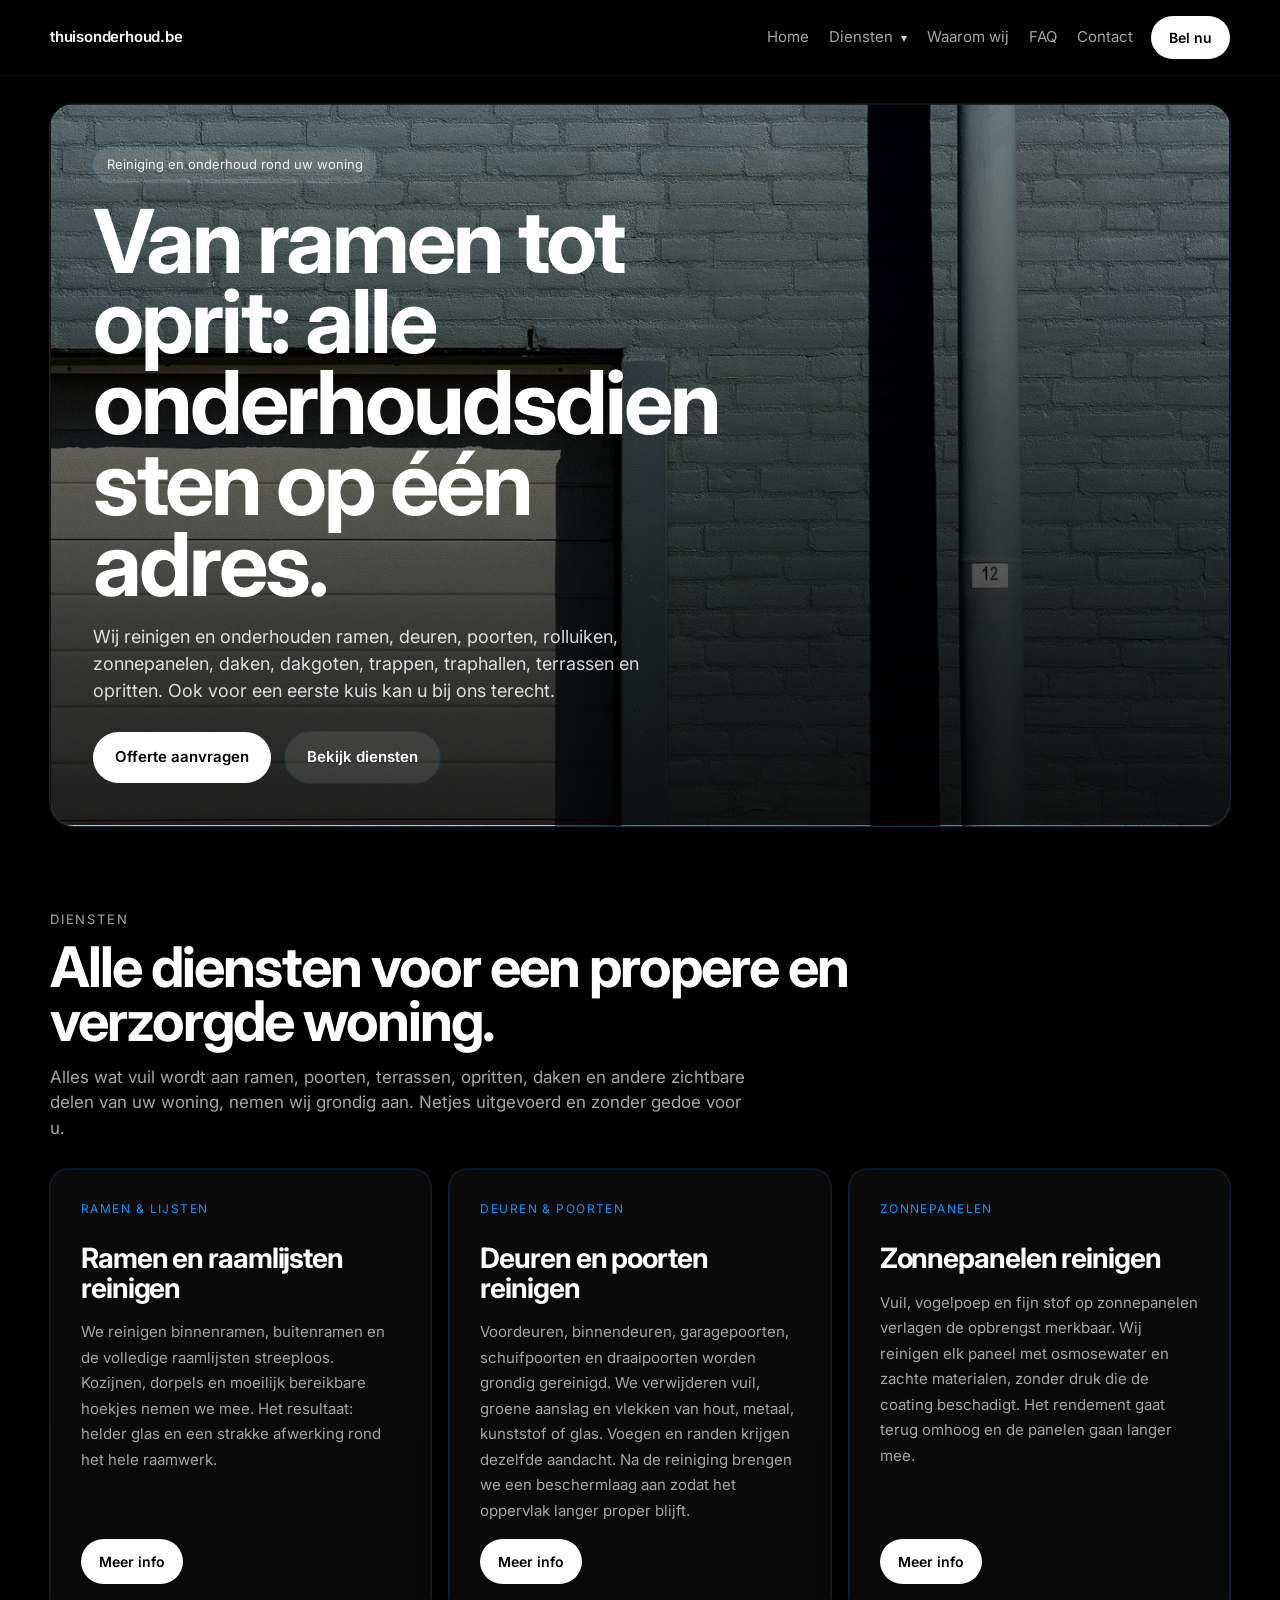
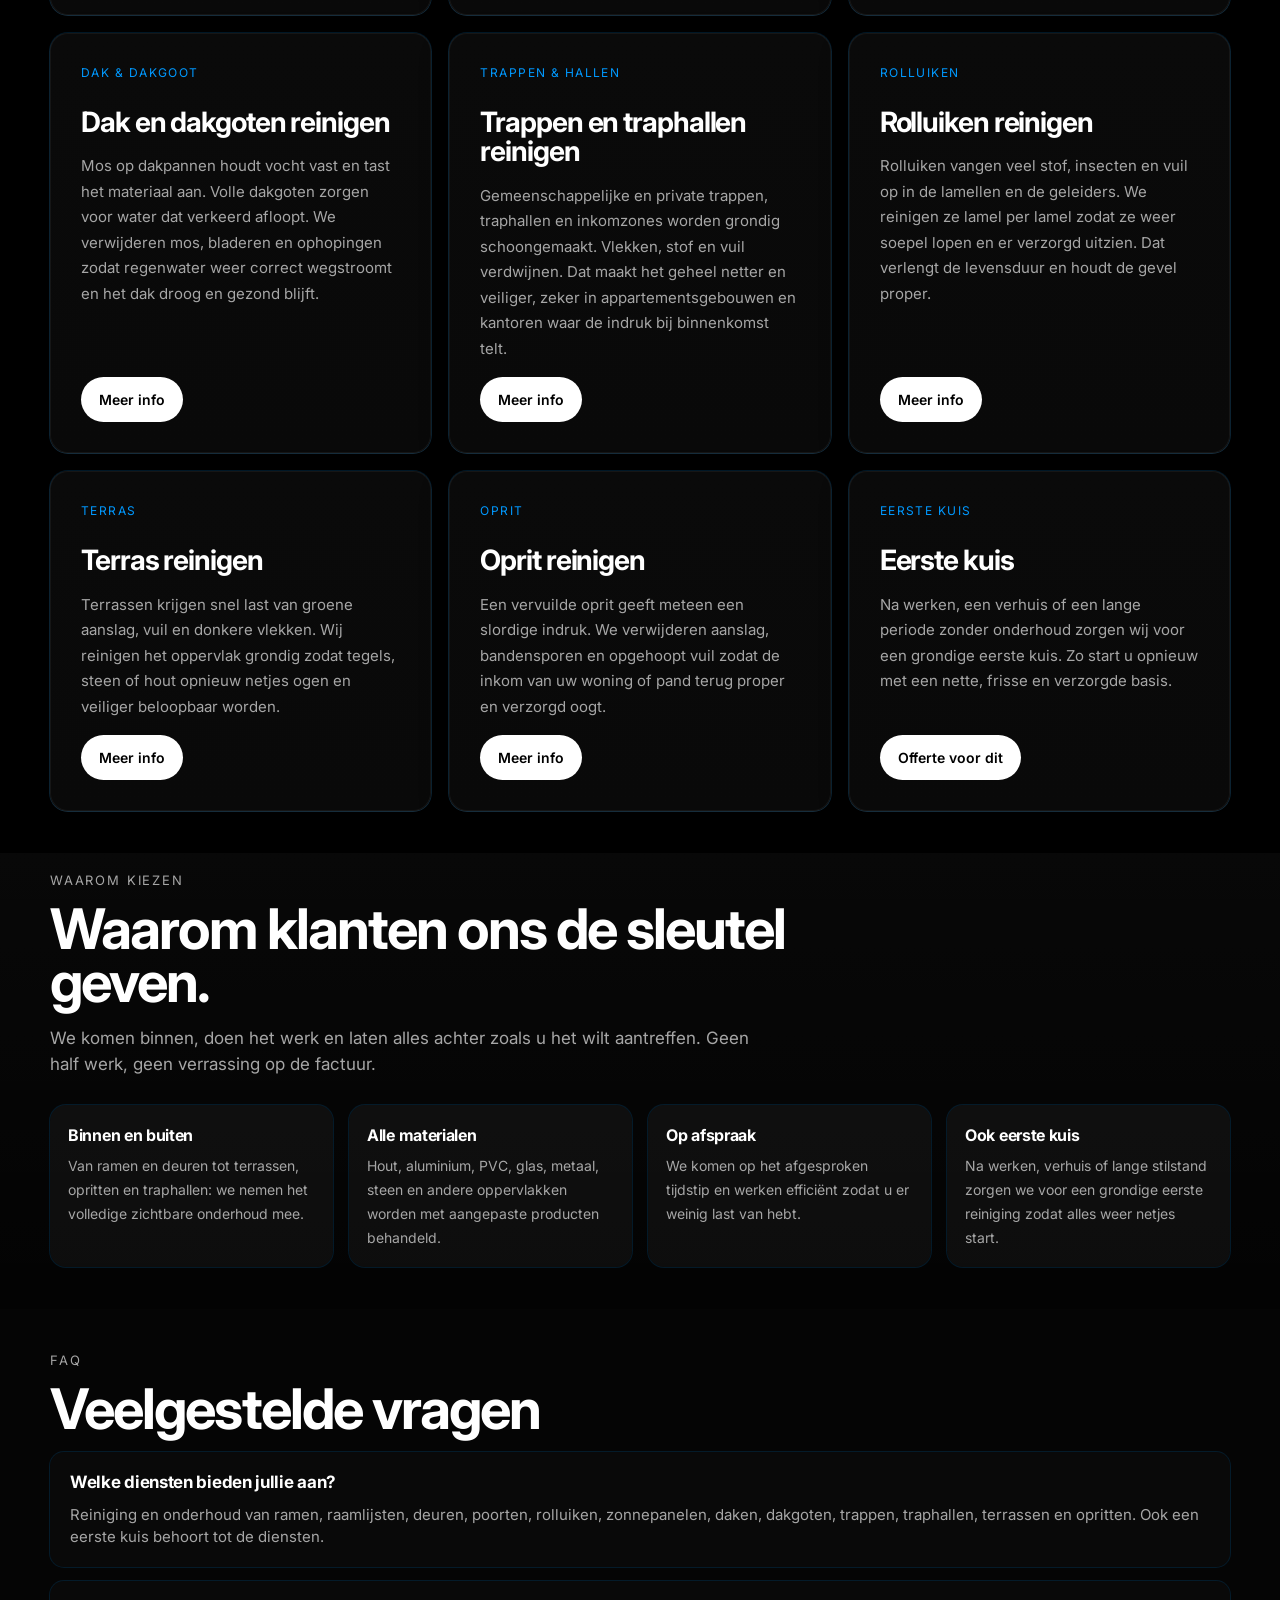
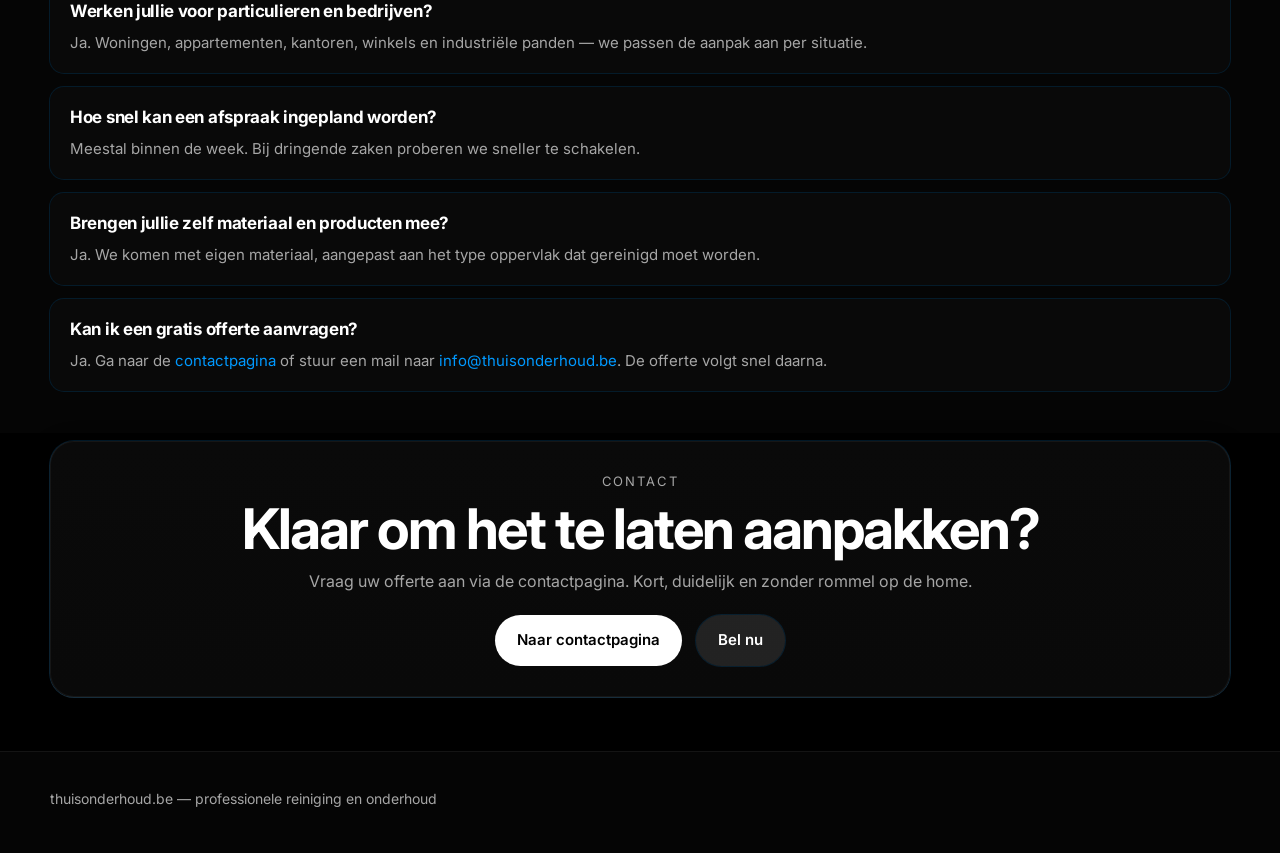
<file: index.html>
<!DOCTYPE html>
<html lang="nl">
<head>
  <meta charset="UTF-8" />
  <meta name="viewport" content="width=device-width, initial-scale=1.0" />
  <title>Thuisonderhoud | Reiniging en onderhoud van ramen, poorten, daken en meer</title>
  <meta name="description" content="Professionele reiniging en onderhoud van ramen, deuren, poorten, zonnepanelen, daken, dakgoten, rolluiken en traphallen in heel België." />
  <!-- Open Graph -->
  <meta property="og:type" content="website" />
  <meta property="og:site_name" content="thuisonderhoud.be" />
  <meta property="og:title" content="Thuisonderhoud | Reiniging en onderhoud van ramen, poorten, daken en meer" />
  <meta property="og:description" content="Professionele reiniging en onderhoud van ramen, deuren, poorten, zonnepanelen, daken, dakgoten, rolluiken en traphallen in heel België." />
  <meta property="og:image" content="https://thuisonderhoud.be/assets/hero-clean.jpg" />
  <meta property="og:url" content="https://thuisonderhoud.be/" />
  <meta name="twitter:card" content="summary_large_image" />
  <!-- Canonical -->
  <link rel="canonical" href="https://thuisonderhoud.be/" />
  <!-- Fonts -->
  <link rel="preconnect" href="https://fonts.googleapis.com">
  <link rel="preconnect" href="https://fonts.gstatic.com" crossorigin>
  <link href="https://fonts.googleapis.com/css2?family=Inter:wght@400;500;600;700&display=swap" rel="stylesheet">
  <link rel="stylesheet" href="style.css?v=2">
  <!-- Structured data -->
  <script type="application/ld+json">
  {
    "@context": "https://schema.org",
    "@type": "LocalBusiness",
    "name": "thuisonderhoud.be",
    "description": "Professionele reiniging en onderhoud van ramen, deuren, poorten, zonnepanelen, daken, dakgoten, rolluiken, trappen, terrassen en opritten in heel België.",
    "telephone": "+3214718080",
    "email": "info@thuisonderhoud.be",
    "url": "https://thuisonderhoud.be",
    "areaServed": {"@type": "Country", "name": "Belgium"},
    "image": "https://thuisonderhoud.be/assets/hero-clean.jpg",
    "priceRange": "€€"
  }
  </script>
</head>
<body>
  <nav>
    <div class="container nav-inner">
      <a class="brand" href="index.html">thuisonderhoud.be</a>
      <button class="nav-toggle" type="button" aria-label="Menu openen" aria-expanded="false">☰</button>
      <div class="nav-shell">
        <div class="nav-links">
          <div class="nav-item"><a href="index.html">Home</a></div>
          <div class="nav-item has-dropdown">
            <button type="button">Diensten</button>
            <div class="nav-dropdown">
              <a href="ramen-en-lijsten.html">Ramenreiniging</a>
              <a href="deuren-en-poorten.html">Deuren en poorten reiniging</a>
              <a href="zonnepanelen.html">Zonnepanelen reinigen</a>
              <a href="dak-en-dakgoot.html">Dak en dakgoot onderhoud</a>
              <a href="trappen-en-traphallen.html">Trap en traphallen onderhoud</a>
              <a href="rolluiken.html">Rolluiken onderhoud</a>
              <a href="terras-reinigen.html">Terras reinigen</a>
              <a href="oprit-reinigen.html">Oprit reinigen</a>
              <a href="eerste-kuis.html">Eerste kuis</a>
              <a href="#contact">Offerte aanvragen</a>
            </div>
          </div>
          <div class="nav-item"><a href="#voordelen">Waarom wij</a></div>
          <div class="nav-item"><a href="#faq">FAQ</a></div>
          <div class="nav-item"><a href="contact.html">Contact</a></div>
        </div>
        <a class="nav-cta" href="tel:+3214718080">Bel nu</a>
      </div>
    </div>
  </nav>

  <main>
    <section class="hero">
      <div class="container">
        <div class="hero-banner" role="img" aria-label="Professionele reiniging en onderhoud van ramen, poorten en gevels">
          <div class="hero-copy">
            <span class="eyebrow">Reiniging en onderhoud rond uw woning</span>
            <h1>Van ramen tot oprit: alle onderhoudsdiensten op één adres.</h1>
            <p>Wij reinigen en onderhouden ramen, deuren, poorten, rolluiken, zonnepanelen, daken, dakgoten, trappen, traphallen, terrassen en opritten. Ook voor een eerste kuis kan u bij ons terecht.</p>
            <div class="hero-actions">
              <a class="btn-primary" href="#contact">Offerte aanvragen</a>
              <a class="btn-secondary" href="#diensten">Bekijk diensten</a>
            </div>
          </div>
        </div>
      </div>
    </section>

    <section id="diensten">
      <div class="container">
        <div class="section-label">Diensten</div>
        <h2>Alle diensten voor een propere en verzorgde woning.</h2>
        <p class="section-intro">Alles wat vuil wordt aan ramen, poorten, terrassen, opritten, daken en andere zichtbare delen van uw woning, nemen wij grondig aan. Netjes uitgevoerd en zonder gedoe voor u.</p>
        <div class="cards services-grid">
          <article class="card service-card">
            <div class="card-kicker">Ramen &amp; lijsten</div>
            <h3><a href="ramen-en-lijsten.html">Ramen en raamlijsten reinigen</a></h3>
            <p>We reinigen binnenramen, buitenramen en de volledige raamlijsten streeploos. Kozijnen, dorpels en moeilijk bereikbare hoekjes nemen we mee. Het resultaat: helder glas en een strakke afwerking rond het hele raamwerk.</p>
            <a class="service-link" href="ramen-en-lijsten.html">Meer info</a>
          </article>
          <article class="card service-card">
            <div class="card-kicker">Deuren &amp; poorten</div>
            <h3><a href="deuren-en-poorten.html">Deuren en poorten reinigen</a></h3>
            <p>Voordeuren, binnendeuren, garagepoorten, schuifpoorten en draaipoorten worden grondig gereinigd. We verwijderen vuil, groene aanslag en vlekken van hout, metaal, kunststof of glas. Voegen en randen krijgen dezelfde aandacht. Na de reiniging brengen we een beschermlaag aan zodat het oppervlak langer proper blijft.</p>
            <a class="service-link" href="deuren-en-poorten.html">Meer info</a>
          </article>
          <article class="card service-card">
            <div class="card-kicker">Zonnepanelen</div>
            <h3><a href="zonnepanelen.html">Zonnepanelen reinigen</a></h3>
            <p>Vuil, vogelpoep en fijn stof op zonnepanelen verlagen de opbrengst merkbaar. Wij reinigen elk paneel met osmosewater en zachte materialen, zonder druk die de coating beschadigt. Het rendement gaat terug omhoog en de panelen gaan langer mee.</p>
            <a class="service-link" href="zonnepanelen.html">Meer info</a>
          </article>
          <article class="card service-card">
            <div class="card-kicker">Dak &amp; dakgoot</div>
            <h3><a href="dak-en-dakgoot.html">Dak en dakgoten reinigen</a></h3>
            <p>Mos op dakpannen houdt vocht vast en tast het materiaal aan. Volle dakgoten zorgen voor water dat verkeerd afloopt. We verwijderen mos, bladeren en ophopingen zodat regenwater weer correct wegstroomt en het dak droog en gezond blijft.</p>
            <a class="service-link" href="dak-en-dakgoot.html">Meer info</a>
          </article>
          <article class="card service-card">
            <div class="card-kicker">Trappen &amp; hallen</div>
            <h3><a href="trappen-en-traphallen.html">Trappen en traphallen reinigen</a></h3>
            <p>Gemeenschappelijke en private trappen, traphallen en inkomzones worden grondig schoongemaakt. Vlekken, stof en vuil verdwijnen. Dat maakt het geheel netter en veiliger, zeker in appartementsgebouwen en kantoren waar de indruk bij binnenkomst telt.</p>
            <a class="service-link" href="trappen-en-traphallen.html">Meer info</a>
          </article>
          <article class="card service-card">
            <div class="card-kicker">Rolluiken</div>
            <h3><a href="rolluiken.html">Rolluiken reinigen</a></h3>
            <p>Rolluiken vangen veel stof, insecten en vuil op in de lamellen en de geleiders. We reinigen ze lamel per lamel zodat ze weer soepel lopen en er verzorgd uitzien. Dat verlengt de levensduur en houdt de gevel proper.</p>
            <a class="service-link" href="rolluiken.html">Meer info</a>
          </article>
          <article class="card service-card">
            <div class="card-kicker">Terras</div>
            <h3><a href="terras-reinigen.html">Terras reinigen</a></h3>
            <p>Terrassen krijgen snel last van groene aanslag, vuil en donkere vlekken. Wij reinigen het oppervlak grondig zodat tegels, steen of hout opnieuw netjes ogen en veiliger beloopbaar worden.</p>
            <a class="service-link" href="terras-reinigen.html">Meer info</a>
          </article>
          <article class="card service-card">
            <div class="card-kicker">Oprit</div>
            <h3><a href="oprit-reinigen.html">Oprit reinigen</a></h3>
            <p>Een vervuilde oprit geeft meteen een slordige indruk. We verwijderen aanslag, bandensporen en opgehoopt vuil zodat de inkom van uw woning of pand terug proper en verzorgd oogt.</p>
            <a class="service-link" href="oprit-reinigen.html">Meer info</a>
          </article>
          <article class="card service-card">
            <div class="card-kicker">Eerste kuis</div>
            <h3><a href="eerste-kuis.html">Eerste kuis</a></h3>
            <p>Na werken, een verhuis of een lange periode zonder onderhoud zorgen wij voor een grondige eerste kuis. Zo start u opnieuw met een nette, frisse en verzorgde basis.</p>
            <a class="service-link" href="eerste-kuis.html">Offerte voor dit</a>
          </article>
        </div>
      </div>
    </section>

    <section id="voordelen" class="section-alt home-contrast-section">
      <div class="container">
        <div class="section-label">Waarom kiezen</div>
        <h2>Waarom klanten ons de sleutel geven.</h2>
        <p class="section-intro">We komen binnen, doen het werk en laten alles achter zoals u het wilt aantreffen. Geen half werk, geen verrassing op de factuur.</p>
        <div class="feature-band">
          <div class="feature-pill">
            <strong>Binnen en buiten</strong>
            <span>Van ramen en deuren tot terrassen, opritten en traphallen: we nemen het volledige zichtbare onderhoud mee.</span>
          </div>
          <div class="feature-pill">
            <strong>Alle materialen</strong>
            <span>Hout, aluminium, PVC, glas, metaal, steen en andere oppervlakken worden met aangepaste producten behandeld.</span>
          </div>
          <div class="feature-pill">
            <strong>Op afspraak</strong>
            <span>We komen op het afgesproken tijdstip en werken efficiënt zodat u er weinig last van hebt.</span>
          </div>
          <div class="feature-pill">
            <strong>Ook eerste kuis</strong>
            <span>Na werken, verhuis of lange stilstand zorgen we voor een grondige eerste reiniging zodat alles weer netjes start.</span>
          </div>
        </div>
      </div>
    </section>

    <section id="faq" class="home-light-section">
      <div class="container">
        <div class="section-label">FAQ</div>
        <h2>Veelgestelde vragen</h2>
        <div class="faq-list">
          <div class="faq-item">
            <strong>Welke diensten bieden jullie aan?</strong>
            <p>Reiniging en onderhoud van ramen, raamlijsten, deuren, poorten, rolluiken, zonnepanelen, daken, dakgoten, trappen, traphallen, terrassen en opritten. Ook een eerste kuis behoort tot de diensten.</p>
          </div>
          <div class="faq-item">
            <strong>Werken jullie voor particulieren en bedrijven?</strong>
            <p>Ja. Woningen, appartementen, kantoren, winkels en industriële panden — we passen de aanpak aan per situatie.</p>
          </div>
          <div class="faq-item">
            <strong>Hoe snel kan een afspraak ingepland worden?</strong>
            <p>Meestal binnen de week. Bij dringende zaken proberen we sneller te schakelen.</p>
          </div>
          <div class="faq-item">
            <strong>Brengen jullie zelf materiaal en producten mee?</strong>
            <p>Ja. We komen met eigen materiaal, aangepast aan het type oppervlak dat gereinigd moet worden.</p>
          </div>
          <div class="faq-item">
            <strong>Kan ik een gratis offerte aanvragen?</strong>
            <p>Ja. Ga naar de <a href="contact.html" style="color:var(--accent);">contactpagina</a> of stuur een mail naar <a href="mailto:info@thuisonderhoud.be" style="color:var(--accent);">info@thuisonderhoud.be</a>. De offerte volgt snel daarna.</p>
          </div>
        </div>
      </div>
    </section>

    <section id="contact" class="section-compact home-contact-cta">
      <div class="container">
        <div class="cta-banner">
          <div class="section-label">Contact</div>
          <h2>Klaar om het te laten aanpakken?</h2>
          <p>Vraag uw offerte aan via de contactpagina. Kort, duidelijk en zonder rommel op de home.</p>
          <div class="actions">
            <a class="btn-primary" href="contact.html">Naar contactpagina</a>
            <a class="btn-secondary" href="tel:+3214718080">Bel nu</a>
          </div>
        </div>
      </div>
    </section>
  </main>

  <footer>
    <div class="container">thuisonderhoud.be — professionele reiniging en onderhoud</div>
  </footer>

  <script>
    // Navigation
    const navToggle = document.querySelector('.nav-toggle');
    const navShell = document.querySelector('.nav-shell');
    const dropdownButton = document.querySelector('.nav-item.has-dropdown > button');
    const dropdownItem = document.querySelector('.nav-item.has-dropdown');

    if (navToggle && navShell) {
      navToggle.addEventListener('click', () => {
        const open = navShell.classList.toggle('open');
        navToggle.setAttribute('aria-expanded', open ? 'true' : 'false');
      });
    }

    if (dropdownButton && dropdownItem && window.innerWidth <= 980) {
      dropdownButton.addEventListener('click', () => {
        dropdownItem.classList.toggle('open');
      });
    }

    // Contact form
    const form = document.getElementById('offerte-form');
    if (form) {
      form.addEventListener('submit', async (e) => {
        e.preventDefault();
        const btn = form.querySelector('.btn-submit');
        btn.disabled = true;
        btn.textContent = 'Bezig met verzenden…';
        try {
          const res = await fetch(form.action, {
            method: 'POST',
            body: new FormData(form),
            headers: { 'Accept': 'application/json' }
          });
          if (res.ok) {
            form.innerHTML = '<div class="form-success"><strong>Aanvraag ontvangen!</strong><p>We nemen binnen 24 uur contact op met uw vrijblijvende offerte.</p></div>';
          } else {
            btn.disabled = false;
            btn.textContent = 'Stuur aanvraag';
            alert('Er ging iets mis. Probeer opnieuw of mail naar info@thuisonderhoud.be.');
          }
        } catch {
          btn.disabled = false;
          btn.textContent = 'Stuur aanvraag';
          alert('Geen verbinding. Probeer opnieuw of mail naar info@thuisonderhoud.be.');
        }
      });
    }
  </script>
</body>
</html>
</file>
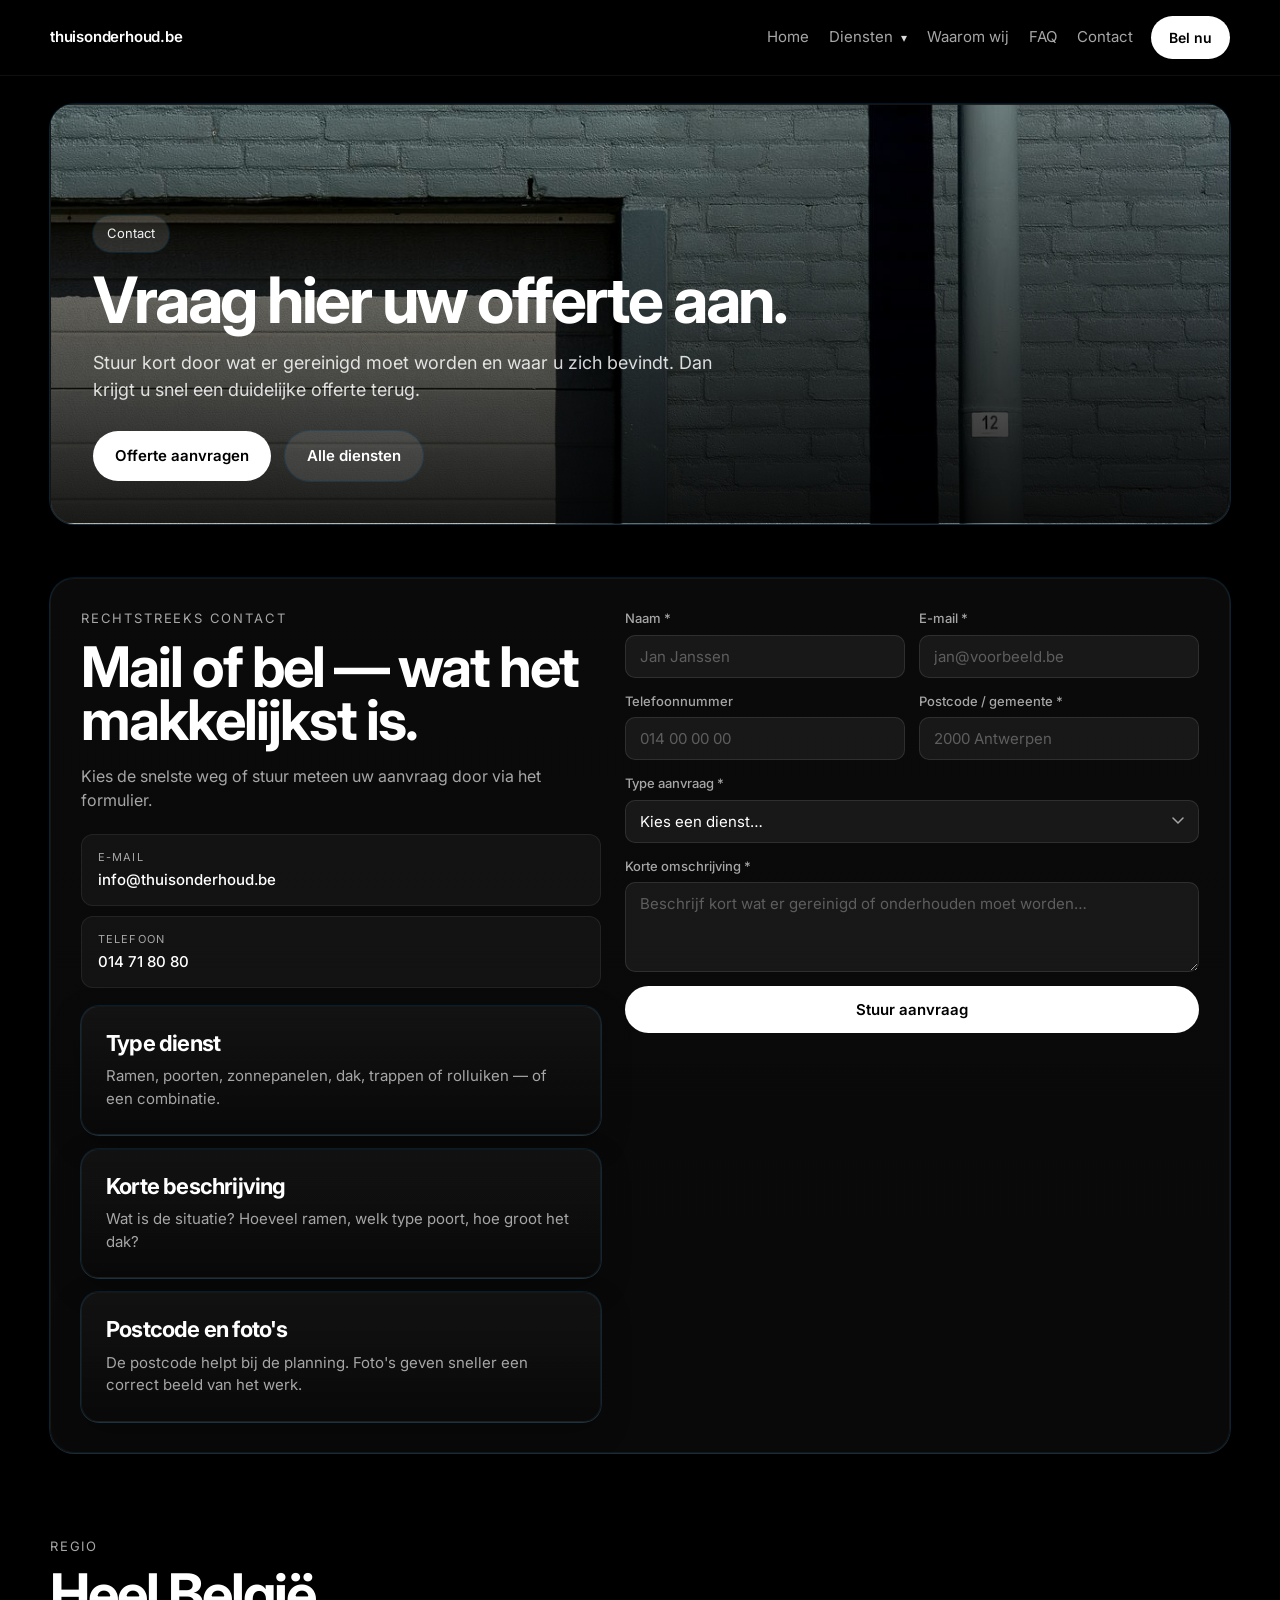
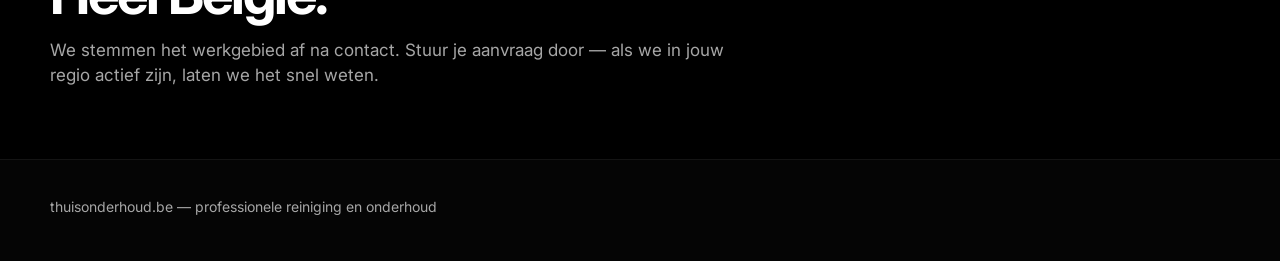
<file: contact.html>
<!DOCTYPE html><html lang="nl"><head><meta charset="UTF-8"/><meta name="viewport" content="width=device-width,initial-scale=1.0"/>
<title>Contact | thuisonderhoud.be</title>
<meta name="description" content="Vraag een gratis offerte aan voor reiniging van ramen, poorten, zonnepanelen, daken en meer. We reageren binnen 24 uur."/>
<meta property="og:type" content="website"/>
<meta property="og:site_name" content="thuisonderhoud.be"/>
<meta property="og:title" content="Contact | thuisonderhoud.be"/>
<meta property="og:description" content="Vraag een gratis offerte aan voor reiniging van ramen, poorten, zonnepanelen, daken en meer. We reageren binnen 24 uur."/>
<meta property="og:image" content="https://thuisonderhoud.be/assets/hero-clean.jpg"/>
<meta property="og:url" content="https://thuisonderhoud.be/contact.html"/>
<meta name="twitter:card" content="summary_large_image"/>
<link rel="canonical" href="https://thuisonderhoud.be/contact.html"/>
<link rel="preconnect" href="https://fonts.googleapis.com"><link rel="preconnect" href="https://fonts.gstatic.com" crossorigin>
<link href="https://fonts.googleapis.com/css2?family=Inter:wght@400;500;600;700&display=swap" rel="stylesheet">
<link rel="stylesheet" href="style.css?v=2"></head><body>
<nav><div class="container nav-inner"><a class="brand" href="index.html">thuisonderhoud.be</a><button class="nav-toggle" type="button" aria-label="Menu openen" aria-expanded="false">☰</button><div class="nav-shell"><div class="nav-links"><div class="nav-item"><a href="index.html">Home</a></div><div class="nav-item has-dropdown"><button type="button">Diensten</button><div class="nav-dropdown"><a href="ramen-en-lijsten.html">Ramenreiniging</a><a href="deuren-en-poorten.html">Deuren en poorten reiniging</a><a href="zonnepanelen.html">Zonnepanelen reinigen</a><a href="dak-en-dakgoot.html">Dak en dakgoot onderhoud</a><a href="trappen-en-traphallen.html">Trap en traphallen onderhoud</a><a href="rolluiken.html">Rolluiken onderhoud</a><a href="terras-reinigen.html">Terras reinigen</a><a href="oprit-reinigen.html">Oprit reinigen</a><a href="eerste-kuis.html">Eerste kuis</a><a href="contact.html">Offerte aanvragen</a></div></div><div class="nav-item"><a href="index.html#voordelen">Waarom wij</a></div><div class="nav-item"><a href="index.html#faq">FAQ</a></div><div class="nav-item"><a href="contact.html">Contact</a></div></div><a class="nav-cta" href="tel:+3214718080">Bel nu</a></div></div></nav>
<main>
<section class="page-hero"><div class="container"><div class="hero-panel" role="img" aria-label="Contacteer thuisonderhoud.be voor een vrijblijvende offerte"><span class="eyebrow">Contact</span><h1>Vraag hier uw offerte aan.</h1><p>Stuur kort door wat er gereinigd moet worden en waar u zich bevindt. Dan krijgt u snel een duidelijke offerte terug.</p><div class="hero-actions"><a class="btn-primary" href="#contact-form">Offerte aanvragen</a><a class="btn-secondary" href="index.html#diensten">Alle diensten</a></div></div></div></section>
<section id="contact-form" class="contact-page-section"><div class="container">
<div class="cta-wrap contact-page-wrap">
<div>
<div class="section-label">Rechtstreeks contact</div>
<h2>Mail of bel — wat het makkelijkst is.</h2>
<p class="section-intro">Kies de snelste weg of stuur meteen uw aanvraag door via het formulier.</p>
<div class="contact-info">
<a href="mailto:info@thuisonderhoud.be" class="contact-link">
<span class="contact-link-label">E-mail</span>
info@thuisonderhoud.be
</a>
<a href="tel:+3214718080" class="contact-link">
<span class="contact-link-label">Telefoon</span>
014 71 80 80
</a>
</div>
<div style="margin-top:18px;display:grid;gap:14px;">
<div class="card"><h3>Type dienst</h3><p>Ramen, poorten, zonnepanelen, dak, trappen of rolluiken — of een combinatie.</p></div>
<div class="card"><h3>Korte beschrijving</h3><p>Wat is de situatie? Hoeveel ramen, welk type poort, hoe groot het dak?</p></div>
<div class="card"><h3>Postcode en foto's</h3><p>De postcode helpt bij de planning. Foto's geven sneller een correct beeld van het werk.</p></div>
</div>
</div>
<form id="offerte-form" action="mail.php" method="POST" class="contact-form" novalidate>
<div class="form-row">
<div class="form-group">
<label for="naam">Naam *</label>
<input type="text" id="naam" name="naam" required placeholder="Jan Janssen">
</div>
<div class="form-group">
<label for="email">E-mail *</label>
<input type="email" id="email" name="email" required placeholder="jan@voorbeeld.be">
</div>
</div>
<div class="form-row">
<div class="form-group">
<label for="telefoon">Telefoonnummer</label>
<input type="tel" id="telefoon" name="telefoon" placeholder="014 00 00 00">
</div>
<div class="form-group">
<label for="postcode">Postcode / gemeente *</label>
<input type="text" id="postcode" name="postcode" required placeholder="2000 Antwerpen">
</div>
</div>
<div class="form-group">
<label for="dienst">Type aanvraag *</label>
<select id="dienst" name="dienst" required>
<option value="" disabled selected>Kies een dienst…</option>
<option value="Ramenreiniging">Ramenreiniging</option>
<option value="Deuren en poorten">Deuren en poorten</option>
<option value="Zonnepanelen">Zonnepanelen</option>
<option value="Dak en dakgoot">Dak en dakgoot</option>
<option value="Trappen en traphallen">Trappen en traphallen</option>
<option value="Rolluiken">Rolluiken</option>
<option value="Terras">Terras</option>
<option value="Oprit">Oprit</option>
<option value="Eerste kuis">Eerste kuis</option>
<option value="Andere">Andere</option>
</select>
</div>
<div class="form-group">
<label for="omschrijving">Korte omschrijving *</label>
<textarea id="omschrijving" name="omschrijving" required placeholder="Beschrijf kort wat er gereinigd of onderhouden moet worden…"></textarea>
</div>
<button type="submit" class="btn-submit">Stuur aanvraag</button>
</form>
</div></div></section>
<section><div class="container">
<div class="section-label">Regio</div>
<h2>Heel België.</h2>
<p class="section-intro">We stemmen het werkgebied af na contact. Stuur je aanvraag door — als we in jouw regio actief zijn, laten we het snel weten.</p>
</div></section>
</main>
<footer><div class="container">thuisonderhoud.be — professionele reiniging en onderhoud</div></footer>
<script>const navToggle=document.querySelector('.nav-toggle');const navShell=document.querySelector('.nav-shell');const dropdownButton=document.querySelector('.nav-item.has-dropdown > button');const dropdownItem=document.querySelector('.nav-item.has-dropdown');if(navToggle&&navShell){navToggle.addEventListener('click',()=>{const open=navShell.classList.toggle('open');navToggle.setAttribute('aria-expanded',open?'true':'false');});}if(dropdownButton&&dropdownItem&&window.innerWidth<=980){dropdownButton.addEventListener('click',()=>{dropdownItem.classList.toggle('open');});}</script></body></html>
</file>
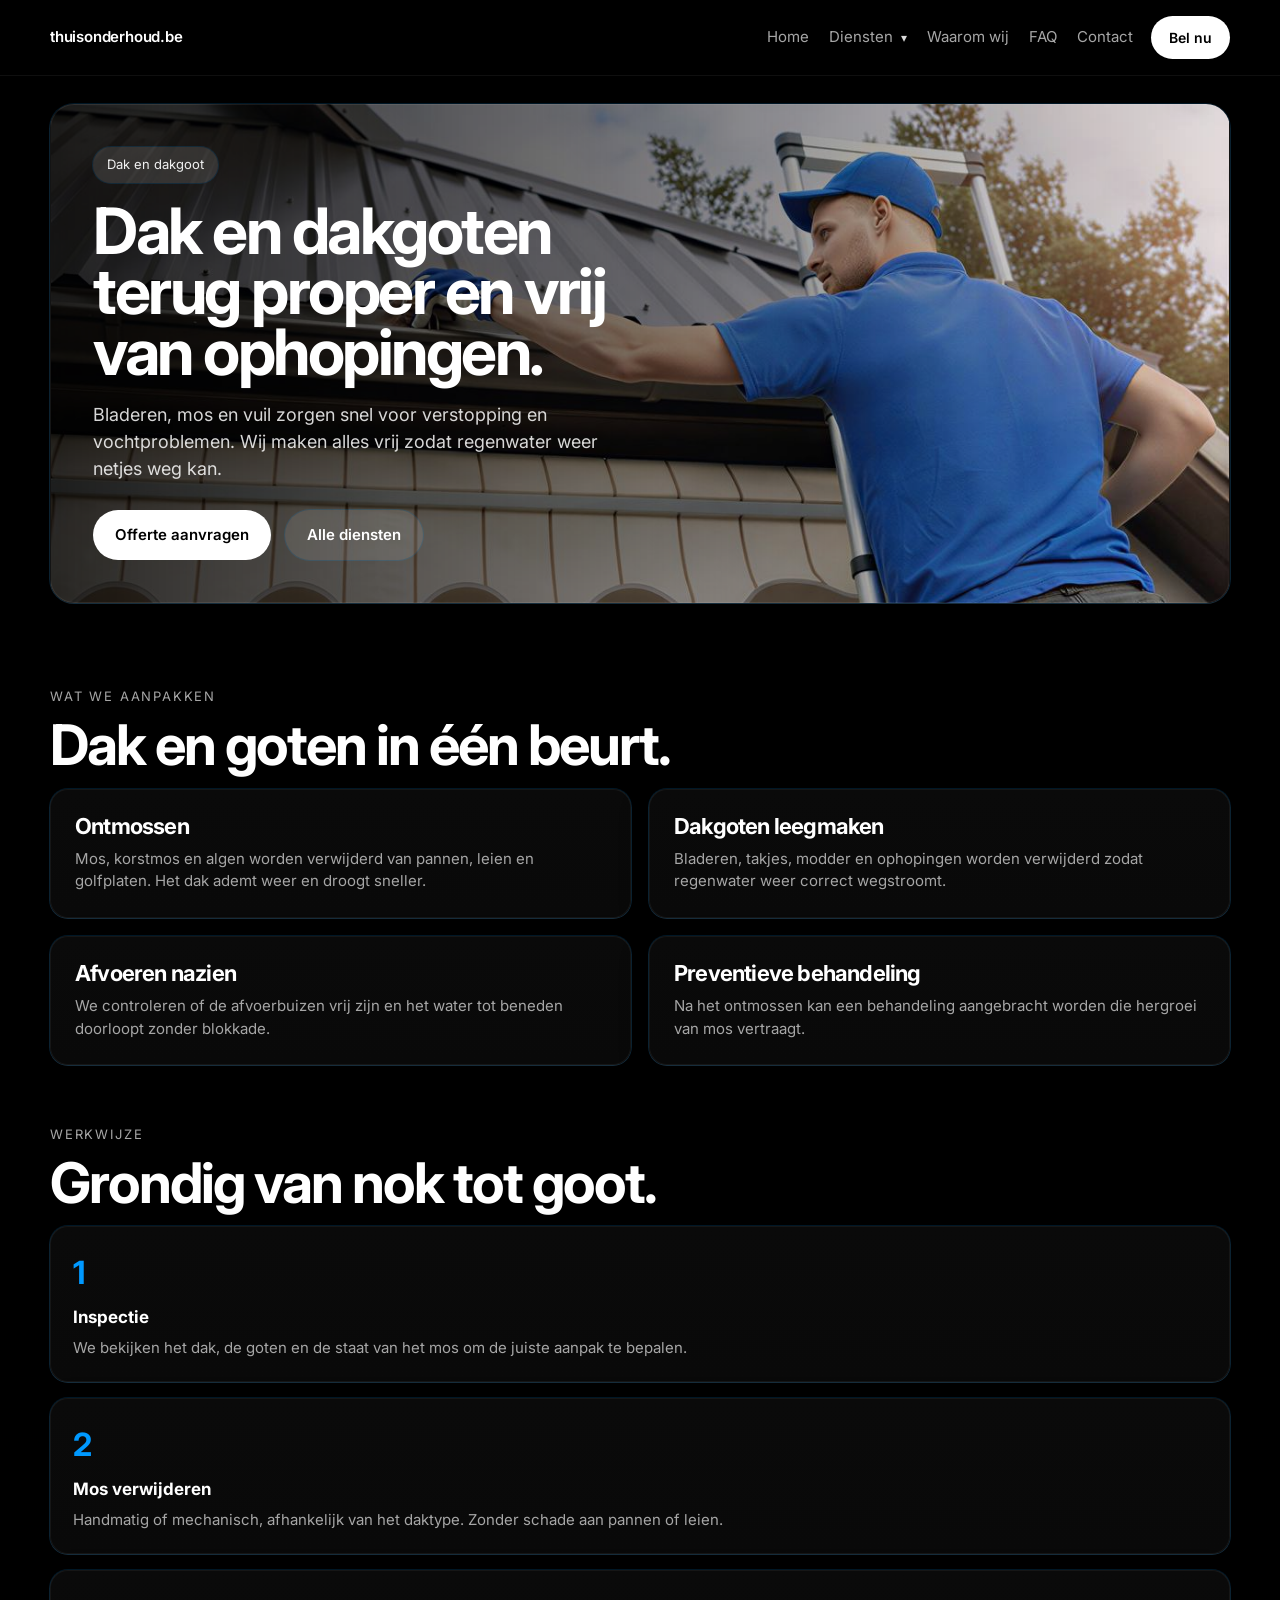
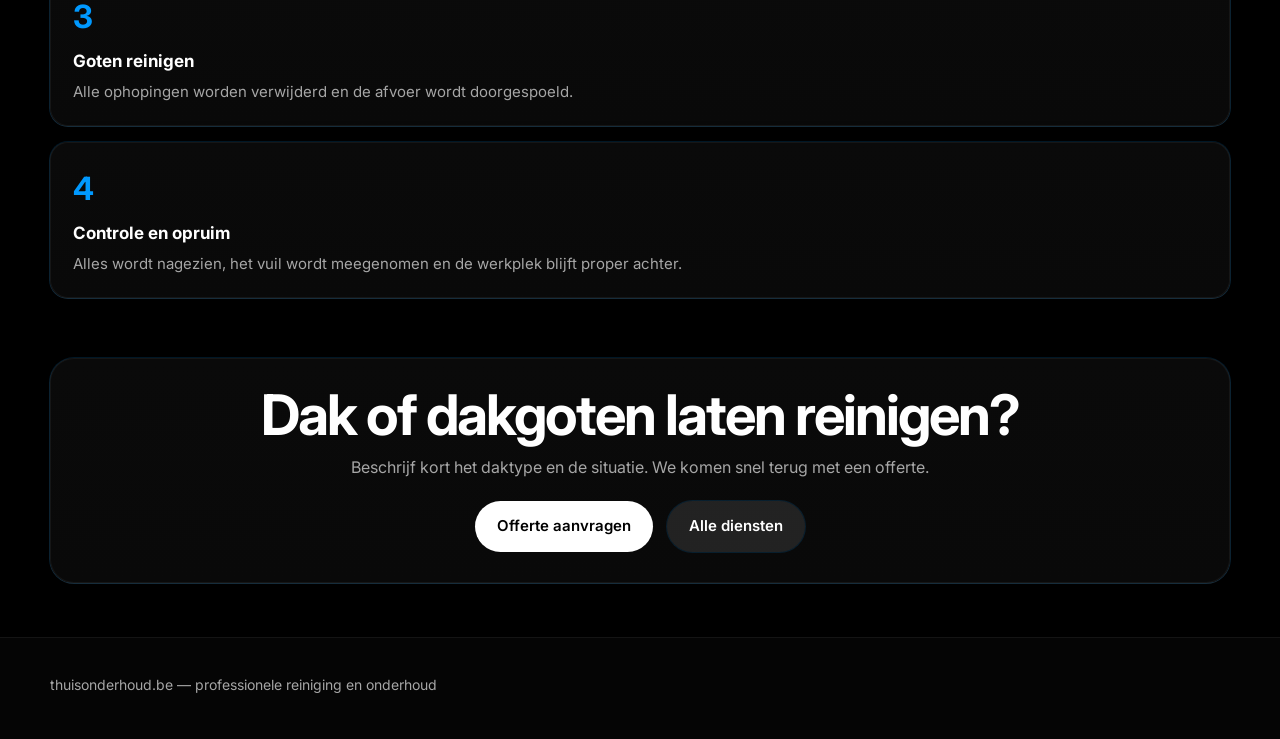
<file: dak-en-dakgoot.html>
<!DOCTYPE html><html lang="nl"><head><meta charset="UTF-8"/><meta name="viewport" content="width=device-width,initial-scale=1.0"/>
<title>Dak en dakgoten reinigen | thuisonderhoud.be</title>
<meta name="description" content="Mos verwijderen van daken, dakgoten reinigen en verstoppingen oplossen. Preventief en grondig."/>
<meta property="og:type" content="website"/>
<meta property="og:site_name" content="thuisonderhoud.be"/>
<meta property="og:title" content="Dak en dakgoten reinigen | thuisonderhoud.be"/>
<meta property="og:description" content="Mos verwijderen van daken, dakgoten reinigen en verstoppingen oplossen. Preventief en grondig."/>
<meta property="og:image" content="https://thuisonderhoud.be/assets/hero-clean.jpg"/>
<meta property="og:url" content="https://thuisonderhoud.be/dak-en-dakgoot.html"/>
<meta name="twitter:card" content="summary_large_image"/>
<link rel="canonical" href="https://thuisonderhoud.be/dak-en-dakgoot.html"/>
<link rel="preconnect" href="https://fonts.googleapis.com"><link rel="preconnect" href="https://fonts.gstatic.com" crossorigin>
<link href="https://fonts.googleapis.com/css2?family=Inter:wght@400;500;600;700&display=swap" rel="stylesheet">
<link rel="stylesheet" href="style.css?v=3"></head><body>
<nav><div class="container nav-inner"><a class="brand" href="index.html">thuisonderhoud.be</a><button class="nav-toggle" type="button" aria-label="Menu openen" aria-expanded="false">☰</button><div class="nav-shell"><div class="nav-links"><div class="nav-item"><a href="index.html">Home</a></div><div class="nav-item has-dropdown"><button type="button">Diensten</button><div class="nav-dropdown"><a href="ramen-en-lijsten.html">Ramenreiniging</a><a href="deuren-en-poorten.html">Deuren en poorten reiniging</a><a href="zonnepanelen.html">Zonnepanelen reinigen</a><a href="dak-en-dakgoot.html">Dak en dakgoot onderhoud</a><a href="trappen-en-traphallen.html">Trap en traphallen onderhoud</a><a href="rolluiken.html">Rolluiken onderhoud</a><a href="terras-reinigen.html">Terras reinigen</a><a href="oprit-reinigen.html">Oprit reinigen</a><a href="eerste-kuis.html">Eerste kuis</a><a href="contact.html">Offerte aanvragen</a></div></div><div class="nav-item"><a href="index.html#voordelen">Waarom wij</a></div><div class="nav-item"><a href="index.html#faq">FAQ</a></div><div class="nav-item"><a href="contact.html">Contact</a></div></div><a class="nav-cta" href="tel:+3214718080">Bel nu</a></div></div></nav>
<main>
<section class="page-hero page-hero-roof"><div class="container"><div class="hero-panel hero-panel-roof"><div style="max-width:520px;"><span class="eyebrow">Dak en dakgoot</span><h1>Dak en dakgoten terug proper en vrij van ophopingen.</h1><p>Bladeren, mos en vuil zorgen snel voor verstopping en vochtproblemen. Wij maken alles vrij zodat regenwater weer netjes weg kan.</p><div class="hero-actions"><a class="btn-primary" href="contact.html">Offerte aanvragen</a><a class="btn-secondary" href="index.html#diensten">Alle diensten</a></div></div></div></div></section>
<section><div class="container">
<div class="section-label">Wat we aanpakken</div>
<h2>Dak en goten in één beurt.</h2>
<div class="grid-2">
<div class="card"><h3>Ontmossen</h3><p>Mos, korstmos en algen worden verwijderd van pannen, leien en golfplaten. Het dak ademt weer en droogt sneller.</p></div>
<div class="card"><h3>Dakgoten leegmaken</h3><p>Bladeren, takjes, modder en ophopingen worden verwijderd zodat regenwater weer correct wegstroomt.</p></div>
<div class="card"><h3>Afvoeren nazien</h3><p>We controleren of de afvoerbuizen vrij zijn en het water tot beneden doorloopt zonder blokkade.</p></div>
<div class="card"><h3>Preventieve behandeling</h3><p>Na het ontmossen kan een behandeling aangebracht worden die hergroei van mos vertraagt.</p></div>
</div></div></section>
<section class="section-alt"><div class="container">
<div class="section-label">Werkwijze</div>
<h2>Grondig van nok tot goot.</h2>
<div class="steps">
<div class="step"><strong>Inspectie</strong><p>We bekijken het dak, de goten en de staat van het mos om de juiste aanpak te bepalen.</p></div>
<div class="step"><strong>Mos verwijderen</strong><p>Handmatig of mechanisch, afhankelijk van het daktype. Zonder schade aan pannen of leien.</p></div>
<div class="step"><strong>Goten reinigen</strong><p>Alle ophopingen worden verwijderd en de afvoer wordt doorgespoeld.</p></div>
<div class="step"><strong>Controle en opruim</strong><p>Alles wordt nagezien, het vuil wordt meegenomen en de werkplek blijft proper achter.</p></div>
</div></div></section>
<section class="section-compact"><div class="container">
<div class="cta-banner"><h2>Dak of dakgoten laten reinigen?</h2><p>Beschrijf kort het daktype en de situatie. We komen snel terug met een offerte.</p>
<div class="actions"><a class="btn-primary" href="contact.html">Offerte aanvragen</a><a class="btn-secondary" href="index.html#diensten">Alle diensten</a></div></div>
</div></section>
</main>
<footer><div class="container">thuisonderhoud.be — professionele reiniging en onderhoud</div></footer>
<script>const navToggle=document.querySelector('.nav-toggle');const navShell=document.querySelector('.nav-shell');const dropdownButton=document.querySelector('.nav-item.has-dropdown > button');const dropdownItem=document.querySelector('.nav-item.has-dropdown');if(navToggle&&navShell){navToggle.addEventListener('click',()=>{const open=navShell.classList.toggle('open');navToggle.setAttribute('aria-expanded',open?'true':'false');});}if(dropdownButton&&dropdownItem&&window.innerWidth<=980){dropdownButton.addEventListener('click',()=>{dropdownItem.classList.toggle('open');});}</script></body></html>
</file>
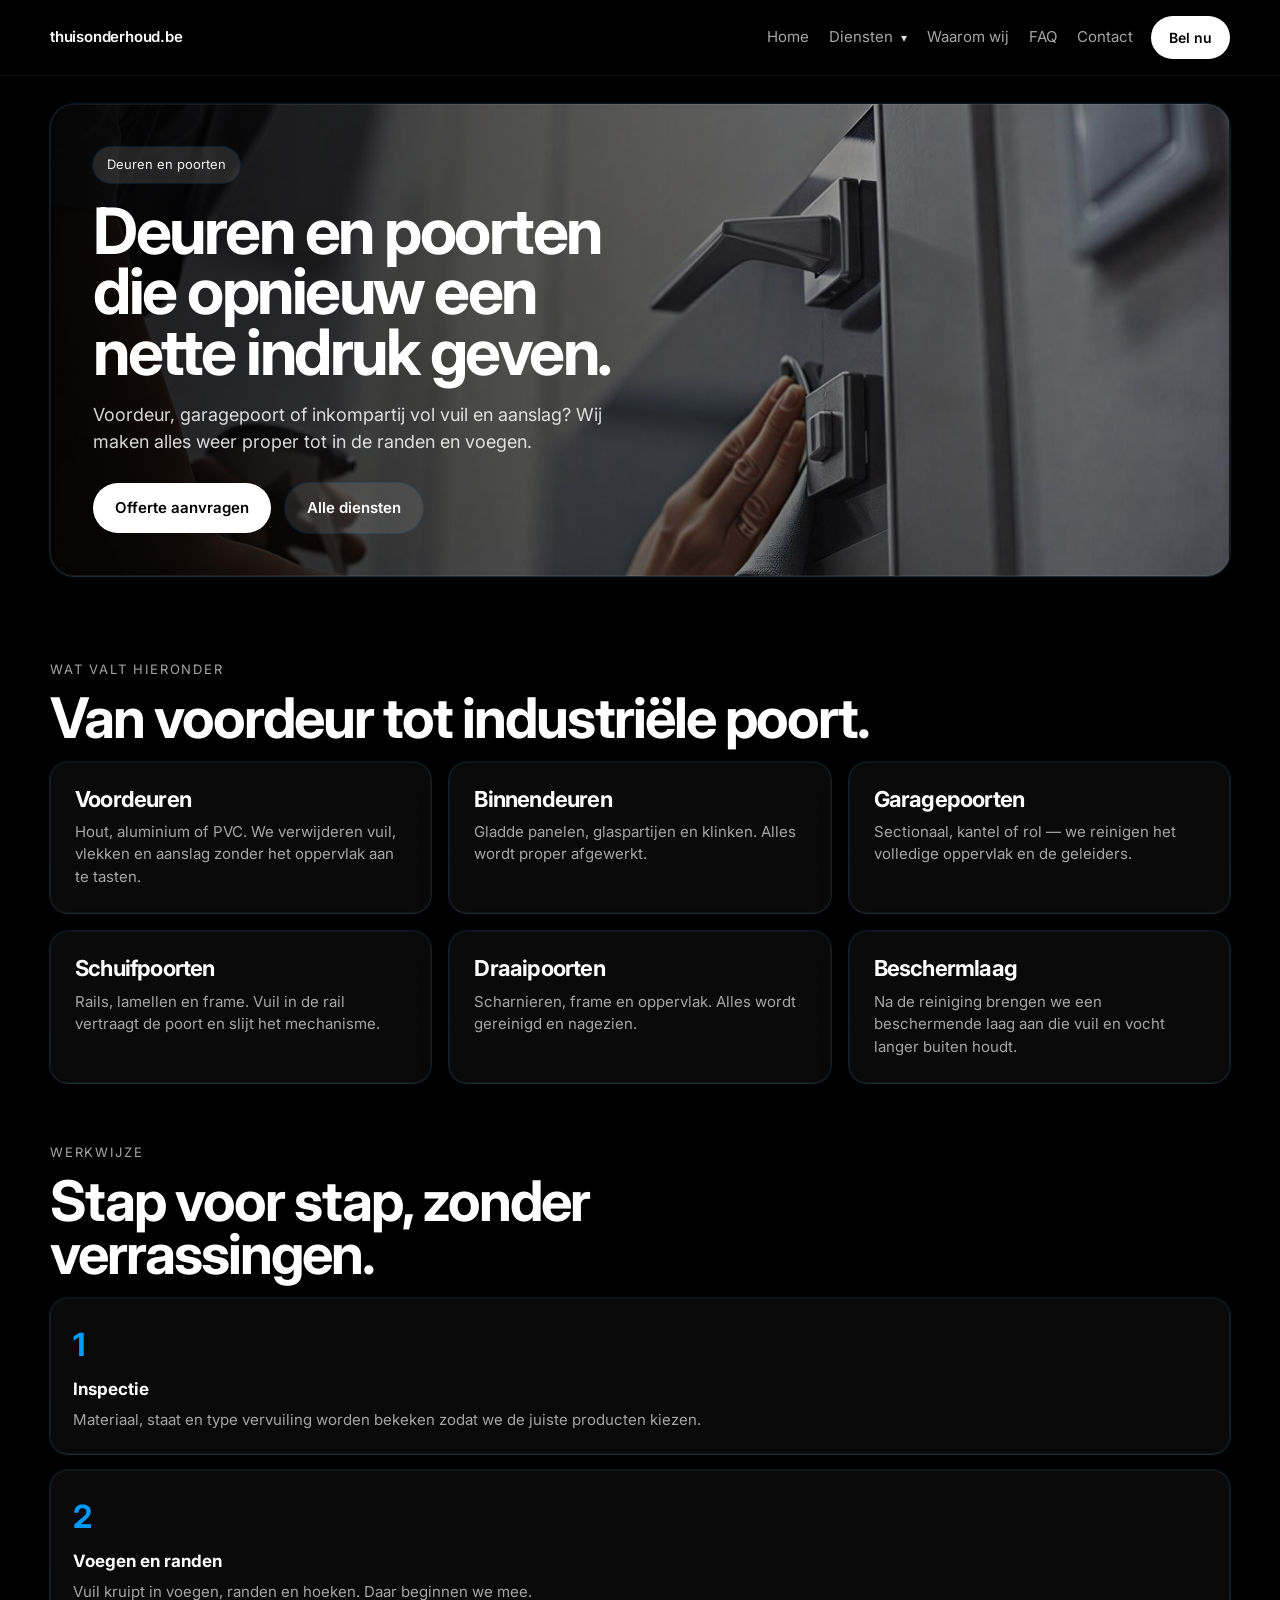
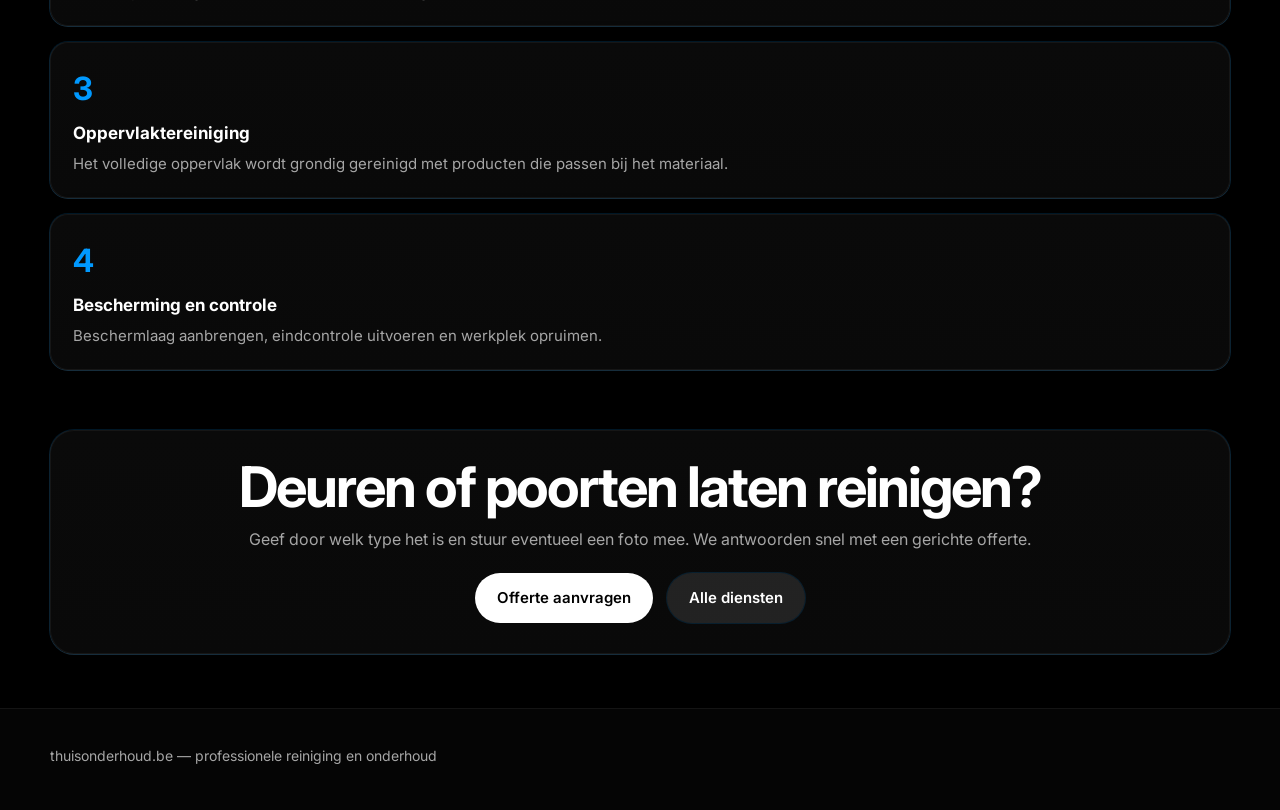
<file: deuren-en-poorten.html>
<!DOCTYPE html><html lang="nl"><head><meta charset="UTF-8"/><meta name="viewport" content="width=device-width,initial-scale=1.0"/>
<title>Deuren en poorten reinigen | thuisonderhoud.be</title>
<meta name="description" content="Grondige reiniging van voordeuren, binnendeuren, garagepoorten, schuifpoorten en draaipoorten. Alle materialen."/>
<meta property="og:type" content="website"/>
<meta property="og:site_name" content="thuisonderhoud.be"/>
<meta property="og:title" content="Deuren en poorten reinigen | thuisonderhoud.be"/>
<meta property="og:description" content="Grondige reiniging van voordeuren, binnendeuren, garagepoorten, schuifpoorten en draaipoorten. Alle materialen."/>
<meta property="og:image" content="https://thuisonderhoud.be/assets/deuren-poorten-hero.jpg"/>
<meta property="og:url" content="https://thuisonderhoud.be/deuren-en-poorten.html"/>
<meta name="twitter:card" content="summary_large_image"/>
<link rel="canonical" href="https://thuisonderhoud.be/deuren-en-poorten.html"/>
<link rel="preconnect" href="https://fonts.googleapis.com"><link rel="preconnect" href="https://fonts.gstatic.com" crossorigin>
<link href="https://fonts.googleapis.com/css2?family=Inter:wght@400;500;600;700&display=swap" rel="stylesheet">
<link rel="stylesheet" href="style.css?v=3"></head><body>
<nav><div class="container nav-inner"><a class="brand" href="index.html">thuisonderhoud.be</a><button class="nav-toggle" type="button" aria-label="Menu openen" aria-expanded="false">☰</button><div class="nav-shell"><div class="nav-links"><div class="nav-item"><a href="index.html">Home</a></div><div class="nav-item has-dropdown"><button type="button">Diensten</button><div class="nav-dropdown"><a href="ramen-en-lijsten.html">Ramenreiniging</a><a href="deuren-en-poorten.html">Deuren en poorten reiniging</a><a href="zonnepanelen.html">Zonnepanelen reinigen</a><a href="dak-en-dakgoot.html">Dak en dakgoot onderhoud</a><a href="trappen-en-traphallen.html">Trap en traphallen onderhoud</a><a href="rolluiken.html">Rolluiken onderhoud</a><a href="terras-reinigen.html">Terras reinigen</a><a href="oprit-reinigen.html">Oprit reinigen</a><a href="eerste-kuis.html">Eerste kuis</a><a href="contact.html">Offerte aanvragen</a></div></div><div class="nav-item"><a href="index.html#voordelen">Waarom wij</a></div><div class="nav-item"><a href="index.html#faq">FAQ</a></div><div class="nav-item"><a href="contact.html">Contact</a></div></div><a class="nav-cta" href="tel:+3214718080">Bel nu</a></div></div></nav>
<main>
<section class="page-hero page-hero-doors"><div class="container"><div class="hero-panel hero-panel-doors"><div style="max-width:520px;"><span class="eyebrow">Deuren en poorten</span><h1>Deuren en poorten die opnieuw een nette indruk geven.</h1><p>Voordeur, garagepoort of inkompartij vol vuil en aanslag? Wij maken alles weer proper tot in de randen en voegen.</p><div class="hero-actions"><a class="btn-primary" href="contact.html">Offerte aanvragen</a><a class="btn-secondary" href="index.html#diensten">Alle diensten</a></div></div></div></div></section>
<section><div class="container">
<div class="section-label">Wat valt hieronder</div>
<h2>Van voordeur tot industriële poort.</h2>
<div class="grid-3">
<div class="card"><h3>Voordeuren</h3><p>Hout, aluminium of PVC. We verwijderen vuil, vlekken en aanslag zonder het oppervlak aan te tasten.</p></div>
<div class="card"><h3>Binnendeuren</h3><p>Gladde panelen, glaspartijen en klinken. Alles wordt proper afgewerkt.</p></div>
<div class="card"><h3>Garagepoorten</h3><p>Sectionaal, kantel of rol — we reinigen het volledige oppervlak en de geleiders.</p></div>
<div class="card"><h3>Schuifpoorten</h3><p>Rails, lamellen en frame. Vuil in de rail vertraagt de poort en slijt het mechanisme.</p></div>
<div class="card"><h3>Draaipoorten</h3><p>Scharnieren, frame en oppervlak. Alles wordt gereinigd en nagezien.</p></div>
<div class="card"><h3>Beschermlaag</h3><p>Na de reiniging brengen we een beschermende laag aan die vuil en vocht langer buiten houdt.</p></div>
</div></div></section>
<section class="section-alt"><div class="container">
<div class="section-label">Werkwijze</div>
<h2>Stap voor stap, zonder verrassingen.</h2>
<div class="steps">
<div class="step"><strong>Inspectie</strong><p>Materiaal, staat en type vervuiling worden bekeken zodat we de juiste producten kiezen.</p></div>
<div class="step"><strong>Voegen en randen</strong><p>Vuil kruipt in voegen, randen en hoeken. Daar beginnen we mee.</p></div>
<div class="step"><strong>Oppervlaktereiniging</strong><p>Het volledige oppervlak wordt grondig gereinigd met producten die passen bij het materiaal.</p></div>
<div class="step"><strong>Bescherming en controle</strong><p>Beschermlaag aanbrengen, eindcontrole uitvoeren en werkplek opruimen.</p></div>
</div></div></section>
<section class="section-compact"><div class="container">
<div class="cta-banner"><h2>Deuren of poorten laten reinigen?</h2><p>Geef door welk type het is en stuur eventueel een foto mee. We antwoorden snel met een gerichte offerte.</p>
<div class="actions"><a class="btn-primary" href="contact.html">Offerte aanvragen</a><a class="btn-secondary" href="index.html#diensten">Alle diensten</a></div></div>
</div></section>
</main>
<footer><div class="container">thuisonderhoud.be — professionele reiniging en onderhoud</div></footer>
<script>const navToggle=document.querySelector('.nav-toggle');const navShell=document.querySelector('.nav-shell');const dropdownButton=document.querySelector('.nav-item.has-dropdown > button');const dropdownItem=document.querySelector('.nav-item.has-dropdown');if(navToggle&&navShell){navToggle.addEventListener('click',()=>{const open=navShell.classList.toggle('open');navToggle.setAttribute('aria-expanded',open?'true':'false');});}if(dropdownButton&&dropdownItem&&window.innerWidth<=980){dropdownButton.addEventListener('click',()=>{dropdownItem.classList.toggle('open');});}</script></body></html>
</file>
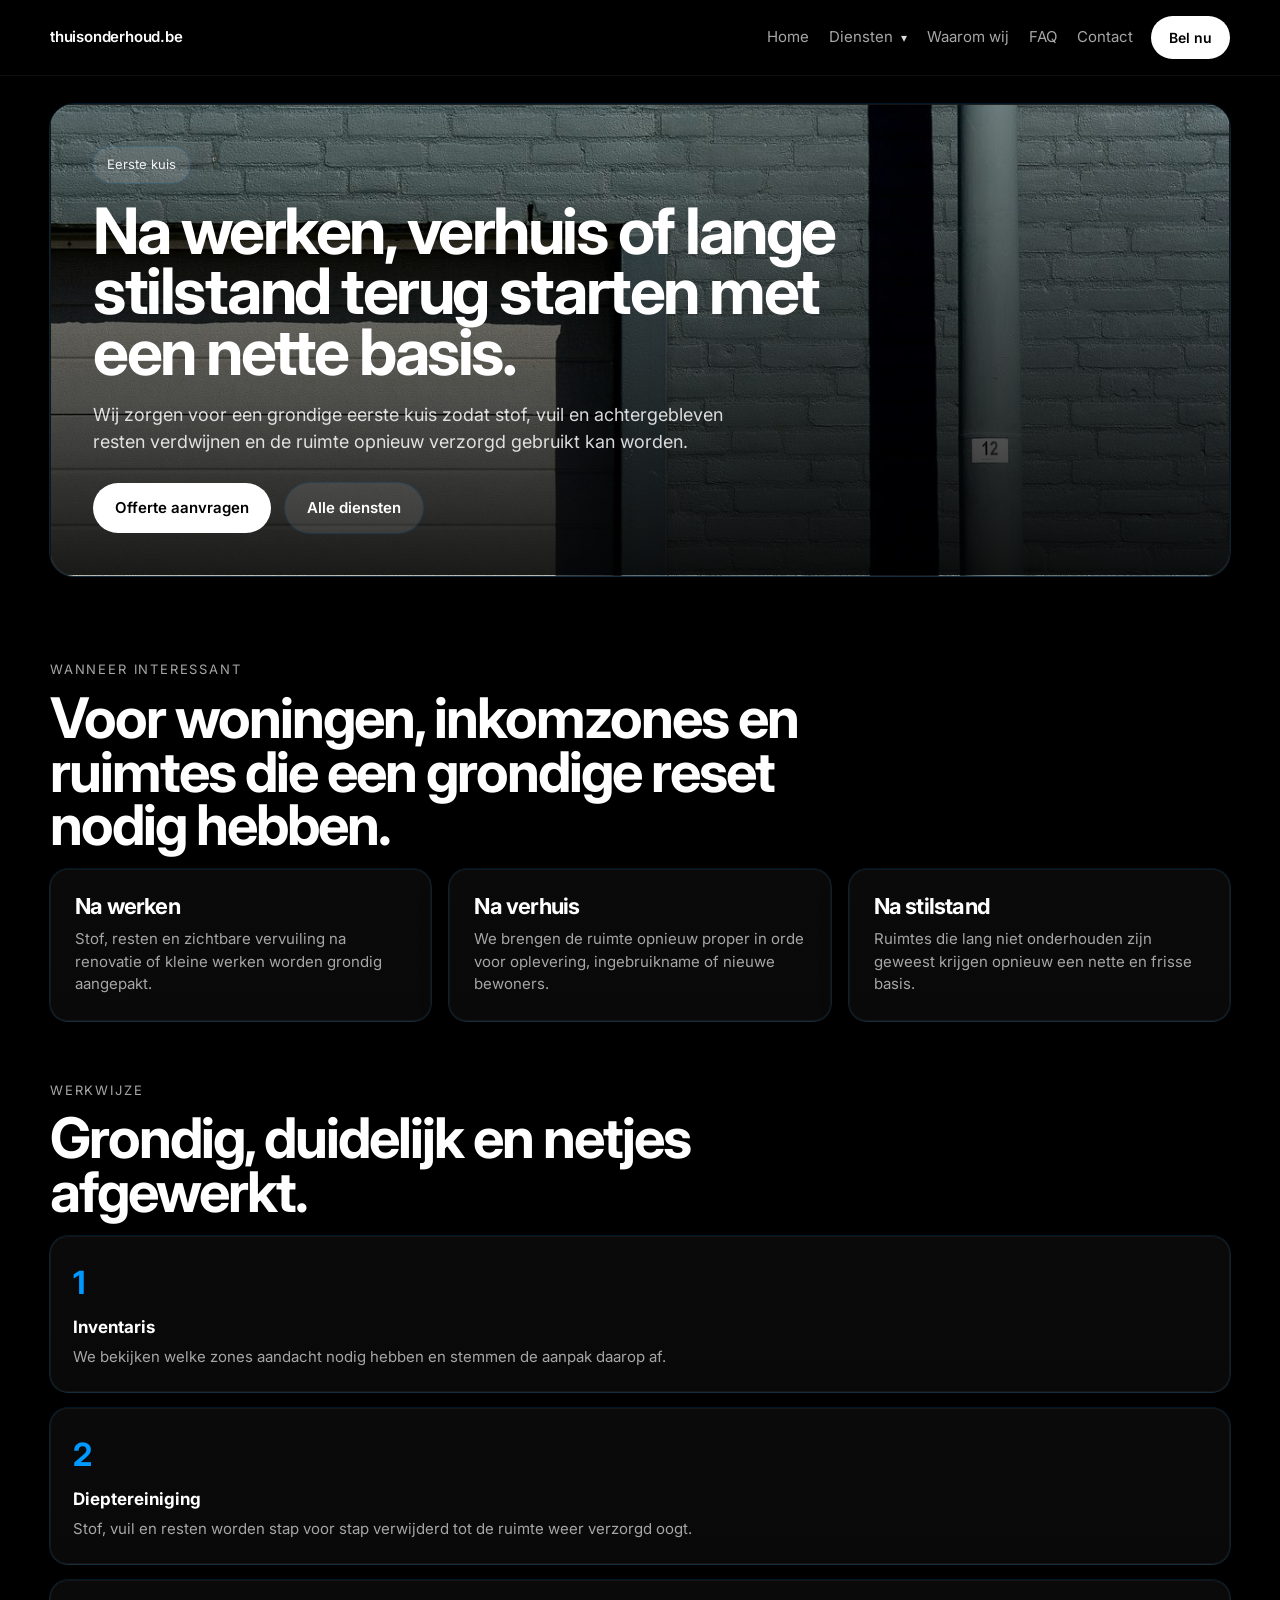
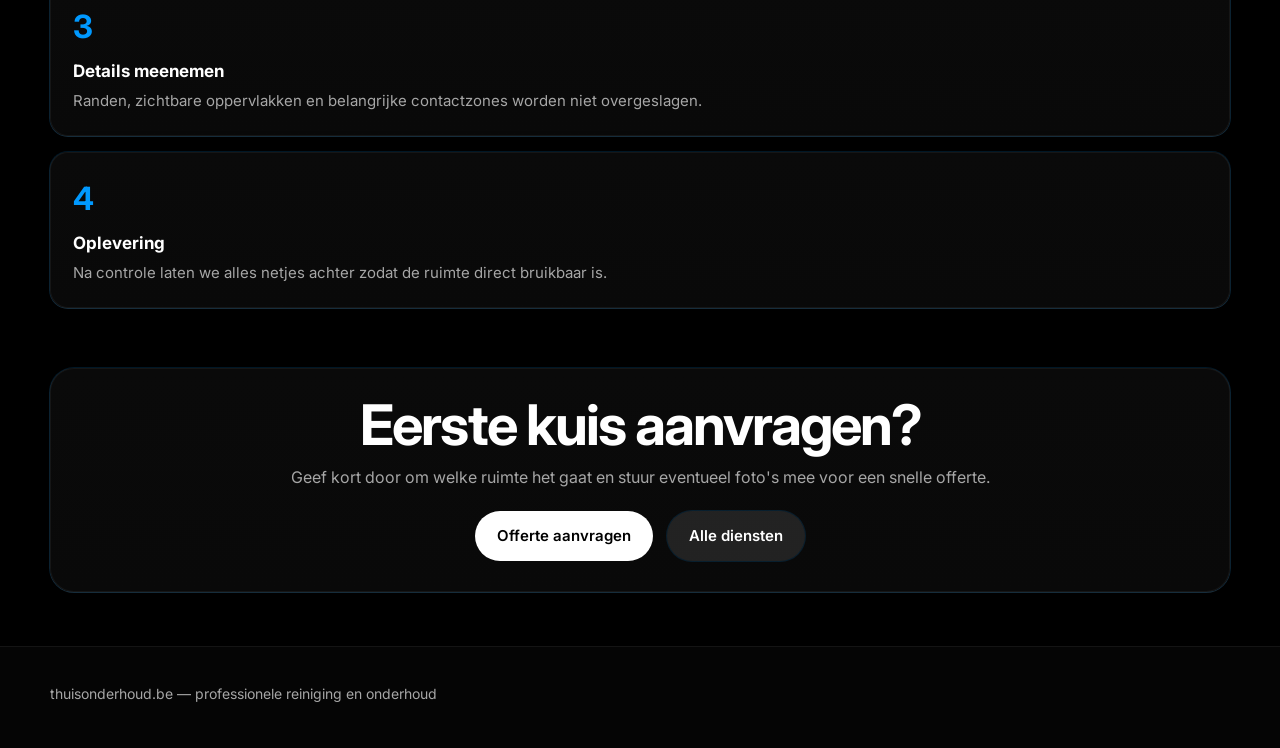
<file: eerste-kuis.html>
<!DOCTYPE html><html lang="nl"><head><meta charset="UTF-8"/><meta name="viewport" content="width=device-width,initial-scale=1.0"/>
<title>Eerste kuis | thuisonderhoud.be</title>
<meta name="description" content="Grondige eerste kuis na werken, verhuis of lange stilstand. Start opnieuw met een nette en verzorgde basis."/>
<meta property="og:type" content="website"/>
<meta property="og:site_name" content="thuisonderhoud.be"/>
<meta property="og:title" content="Eerste kuis | thuisonderhoud.be"/>
<meta property="og:description" content="Grondige eerste kuis na werken, verhuis of lange stilstand. Start opnieuw met een nette en verzorgde basis."/>
<meta property="og:image" content="https://thuisonderhoud.be/assets/hero-clean.jpg"/>
<meta property="og:url" content="https://thuisonderhoud.be/eerste-kuis.html"/>
<meta name="twitter:card" content="summary_large_image"/>
<link rel="canonical" href="https://thuisonderhoud.be/eerste-kuis.html"/>
<link rel="preconnect" href="https://fonts.googleapis.com"><link rel="preconnect" href="https://fonts.gstatic.com" crossorigin>
<link href="https://fonts.googleapis.com/css2?family=Inter:wght@400;500;600;700&display=swap" rel="stylesheet">
<link rel="stylesheet" href="style.css"></head><body>
<nav><div class="container nav-inner"><a class="brand" href="index.html">thuisonderhoud.be</a><button class="nav-toggle" type="button" aria-label="Menu openen" aria-expanded="false">☰</button><div class="nav-shell"><div class="nav-links"><div class="nav-item"><a href="index.html">Home</a></div><div class="nav-item has-dropdown"><button type="button">Diensten</button><div class="nav-dropdown"><a href="ramen-en-lijsten.html">Ramenreiniging</a><a href="deuren-en-poorten.html">Deuren en poorten reiniging</a><a href="zonnepanelen.html">Zonnepanelen reinigen</a><a href="dak-en-dakgoot.html">Dak en dakgoot onderhoud</a><a href="trappen-en-traphallen.html">Trap en traphallen onderhoud</a><a href="rolluiken.html">Rolluiken onderhoud</a><a href="terras-reinigen.html">Terras reinigen</a><a href="oprit-reinigen.html">Oprit reinigen</a><a href="eerste-kuis.html">Eerste kuis</a><a href="contact.html">Offerte aanvragen</a></div></div><div class="nav-item"><a href="index.html#voordelen">Waarom wij</a></div><div class="nav-item"><a href="index.html#faq">FAQ</a></div><div class="nav-item"><a href="contact.html">Contact</a></div></div><a class="nav-cta" href="tel:+3214718080">Bel nu</a></div></div></nav>
<main>
<section class="page-hero"><div class="container"><div class="hero-panel"><span class="eyebrow">Eerste kuis</span><h1>Na werken, verhuis of lange stilstand terug starten met een nette basis.</h1><p>Wij zorgen voor een grondige eerste kuis zodat stof, vuil en achtergebleven resten verdwijnen en de ruimte opnieuw verzorgd gebruikt kan worden.</p><div class="hero-actions"><a class="btn-primary" href="contact.html">Offerte aanvragen</a><a class="btn-secondary" href="index.html#diensten">Alle diensten</a></div></div></div></section>
<section><div class="container"><div class="section-label">Wanneer interessant</div><h2>Voor woningen, inkomzones en ruimtes die een grondige reset nodig hebben.</h2><div class="grid-3"><div class="card"><h3>Na werken</h3><p>Stof, resten en zichtbare vervuiling na renovatie of kleine werken worden grondig aangepakt.</p></div><div class="card"><h3>Na verhuis</h3><p>We brengen de ruimte opnieuw proper in orde voor oplevering, ingebruikname of nieuwe bewoners.</p></div><div class="card"><h3>Na stilstand</h3><p>Ruimtes die lang niet onderhouden zijn geweest krijgen opnieuw een nette en frisse basis.</p></div></div></div></section>
<section class="section-alt"><div class="container"><div class="section-label">Werkwijze</div><h2>Grondig, duidelijk en netjes afgewerkt.</h2><div class="steps"><div class="step"><strong>Inventaris</strong><p>We bekijken welke zones aandacht nodig hebben en stemmen de aanpak daarop af.</p></div><div class="step"><strong>Dieptereiniging</strong><p>Stof, vuil en resten worden stap voor stap verwijderd tot de ruimte weer verzorgd oogt.</p></div><div class="step"><strong>Details meenemen</strong><p>Randen, zichtbare oppervlakken en belangrijke contactzones worden niet overgeslagen.</p></div><div class="step"><strong>Oplevering</strong><p>Na controle laten we alles netjes achter zodat de ruimte direct bruikbaar is.</p></div></div></div></section>
<section class="section-compact"><div class="container"><div class="cta-banner"><h2>Eerste kuis aanvragen?</h2><p>Geef kort door om welke ruimte het gaat en stuur eventueel foto's mee voor een snelle offerte.</p><div class="actions"><a class="btn-primary" href="contact.html">Offerte aanvragen</a><a class="btn-secondary" href="index.html#diensten">Alle diensten</a></div></div></div></section>
</main>
<footer><div class="container">thuisonderhoud.be — professionele reiniging en onderhoud</div></footer>
<script>const navToggle=document.querySelector('.nav-toggle');const navShell=document.querySelector('.nav-shell');const dropdownButton=document.querySelector('.nav-item.has-dropdown > button');const dropdownItem=document.querySelector('.nav-item.has-dropdown');if(navToggle&&navShell){navToggle.addEventListener('click',()=>{const open=navShell.classList.toggle('open');navToggle.setAttribute('aria-expanded',open?'true':'false');});}if(dropdownButton&&dropdownItem&&window.innerWidth<=980){dropdownButton.addEventListener('click',()=>{dropdownItem.classList.toggle('open');});}</script></body></html>
</file>
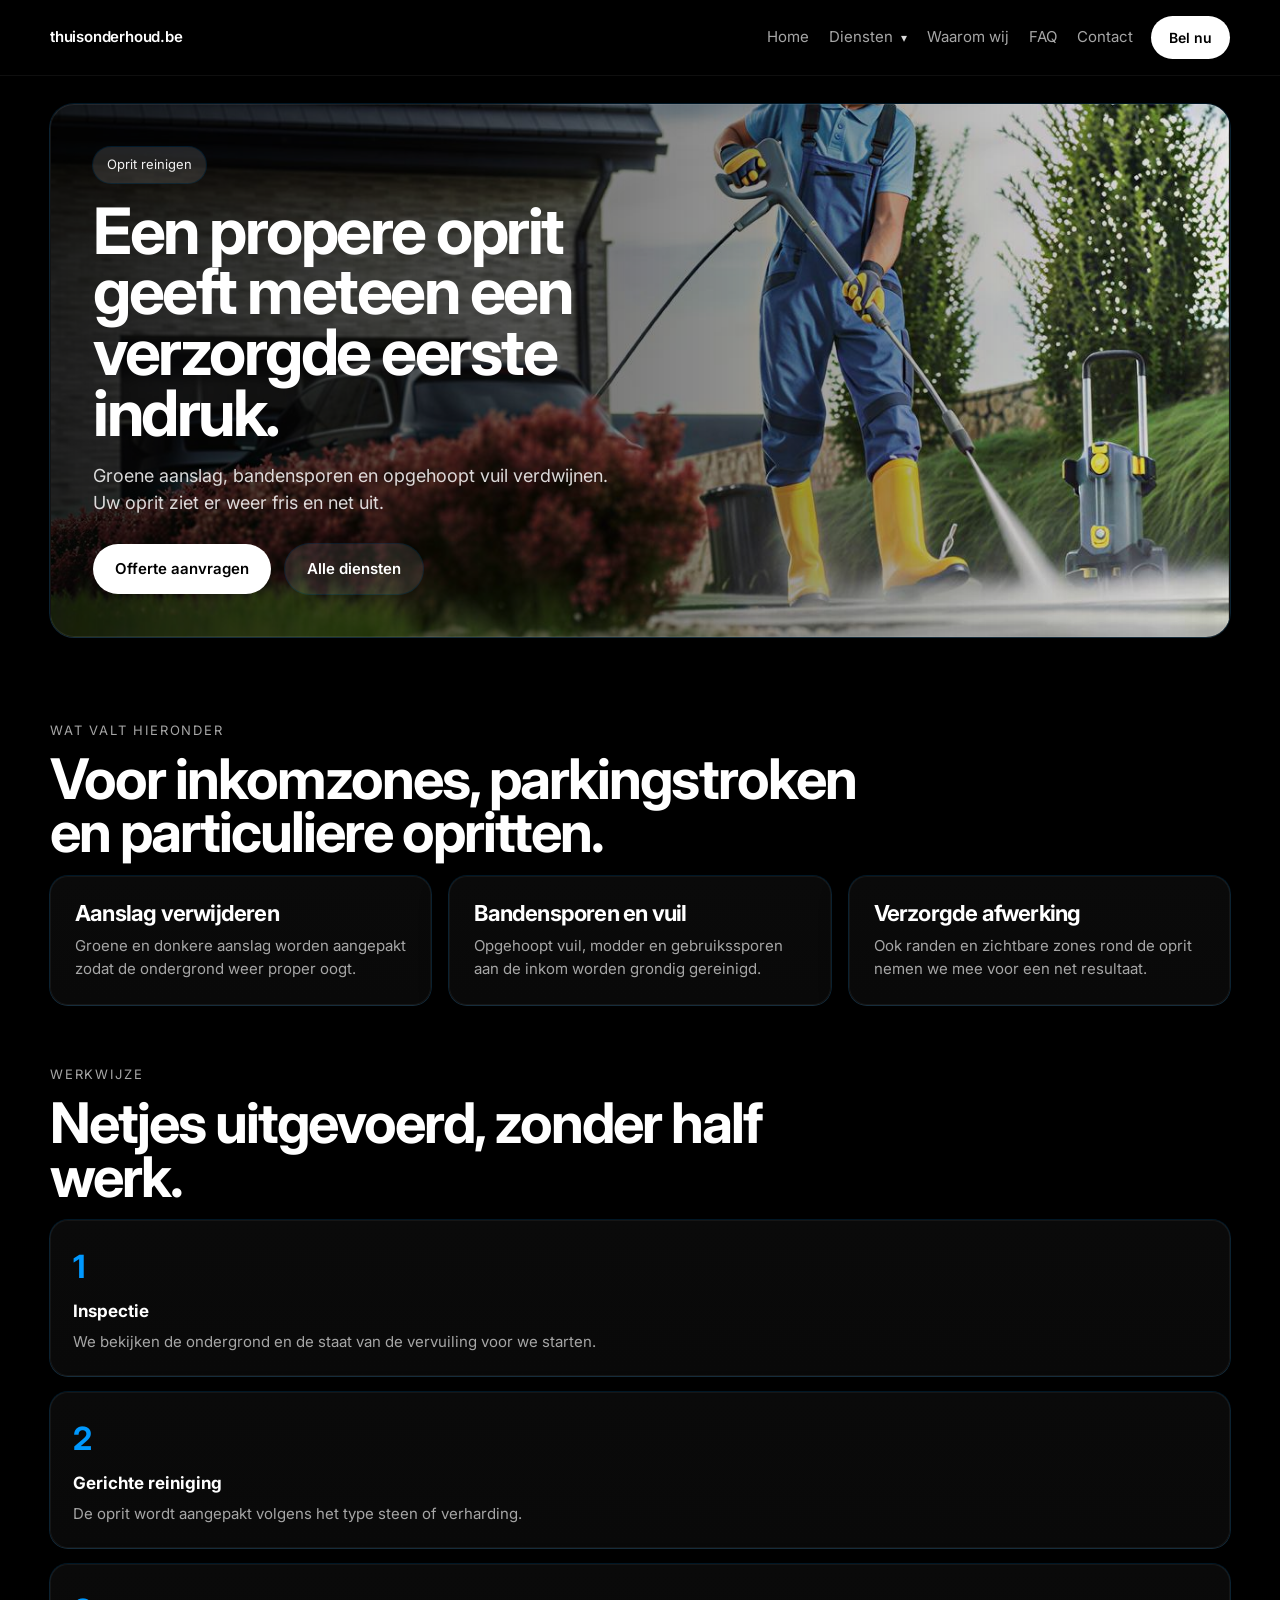
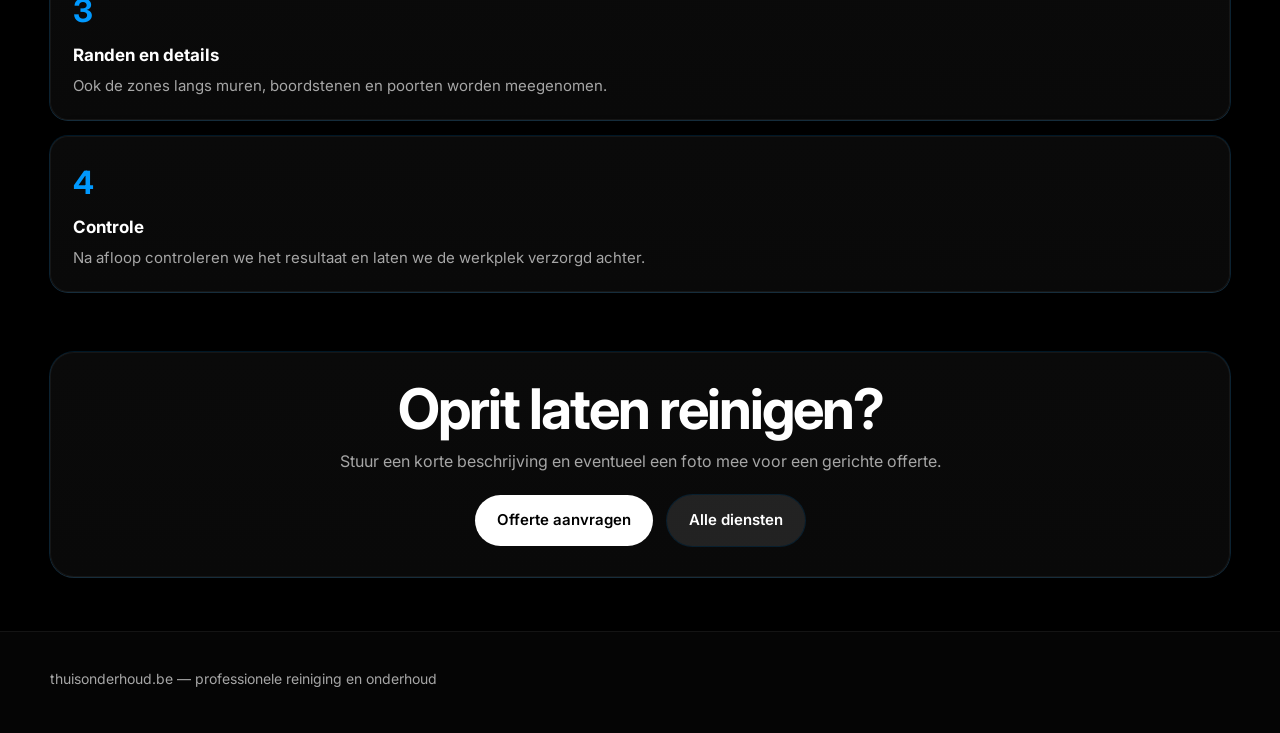
<file: oprit-reinigen.html>
<!DOCTYPE html><html lang="nl"><head><meta charset="UTF-8"/><meta name="viewport" content="width=device-width,initial-scale=1.0"/>
<title>Oprit reinigen | thuisonderhoud.be</title>
<meta name="description" content="Grondige reiniging van opritten en inkomzones. Verwijder aanslag, vuil en bandensporen voor een verzorgde eerste indruk."/>
<meta property="og:type" content="website"/>
<meta property="og:site_name" content="thuisonderhoud.be"/>
<meta property="og:title" content="Oprit reinigen | thuisonderhoud.be"/>
<meta property="og:description" content="Grondige reiniging van opritten en inkomzones. Verwijder aanslag, vuil en bandensporen voor een verzorgde eerste indruk."/>
<meta property="og:image" content="https://thuisonderhoud.be/assets/hero-clean.jpg"/>
<meta property="og:url" content="https://thuisonderhoud.be/oprit-reinigen.html"/>
<meta name="twitter:card" content="summary_large_image"/>
<link rel="canonical" href="https://thuisonderhoud.be/oprit-reinigen.html"/>
<link rel="preconnect" href="https://fonts.googleapis.com"><link rel="preconnect" href="https://fonts.gstatic.com" crossorigin>
<link href="https://fonts.googleapis.com/css2?family=Inter:wght@400;500;600;700&display=swap" rel="stylesheet">
<link rel="stylesheet" href="style.css?v=3"></head><body>
<nav><div class="container nav-inner"><a class="brand" href="index.html">thuisonderhoud.be</a><button class="nav-toggle" type="button" aria-label="Menu openen" aria-expanded="false">☰</button><div class="nav-shell"><div class="nav-links"><div class="nav-item"><a href="index.html">Home</a></div><div class="nav-item has-dropdown"><button type="button">Diensten</button><div class="nav-dropdown"><a href="ramen-en-lijsten.html">Ramenreiniging</a><a href="deuren-en-poorten.html">Deuren en poorten reiniging</a><a href="zonnepanelen.html">Zonnepanelen reinigen</a><a href="dak-en-dakgoot.html">Dak en dakgoot onderhoud</a><a href="trappen-en-traphallen.html">Trap en traphallen onderhoud</a><a href="rolluiken.html">Rolluiken onderhoud</a><a href="terras-reinigen.html">Terras reinigen</a><a href="oprit-reinigen.html">Oprit reinigen</a><a href="eerste-kuis.html">Eerste kuis</a><a href="contact.html">Offerte aanvragen</a></div></div><div class="nav-item"><a href="index.html#voordelen">Waarom wij</a></div><div class="nav-item"><a href="index.html#faq">FAQ</a></div><div class="nav-item"><a href="contact.html">Contact</a></div></div><a class="nav-cta" href="tel:+3214718080">Bel nu</a></div></div></nav>
<main>
<section class="page-hero page-hero-driveway"><div class="container"><div class="hero-panel hero-panel-driveway"><div style="max-width:520px;"><span class="eyebrow">Oprit reinigen</span><h1>Een propere oprit geeft meteen een verzorgde eerste indruk.</h1><p>Groene aanslag, bandensporen en opgehoopt vuil verdwijnen. Uw oprit ziet er weer fris en net uit.</p><div class="hero-actions"><a class="btn-primary" href="contact.html">Offerte aanvragen</a><a class="btn-secondary" href="index.html#diensten">Alle diensten</a></div></div></div></div></section>
<section><div class="container"><div class="section-label">Wat valt hieronder</div><h2>Voor inkomzones, parkingstroken en particuliere opritten.</h2><div class="grid-3"><div class="card"><h3>Aanslag verwijderen</h3><p>Groene en donkere aanslag worden aangepakt zodat de ondergrond weer proper oogt.</p></div><div class="card"><h3>Bandensporen en vuil</h3><p>Opgehoopt vuil, modder en gebruikssporen aan de inkom worden grondig gereinigd.</p></div><div class="card"><h3>Verzorgde afwerking</h3><p>Ook randen en zichtbare zones rond de oprit nemen we mee voor een net resultaat.</p></div></div></div></section>
<section class="section-alt"><div class="container"><div class="section-label">Werkwijze</div><h2>Netjes uitgevoerd, zonder half werk.</h2><div class="steps"><div class="step"><strong>Inspectie</strong><p>We bekijken de ondergrond en de staat van de vervuiling voor we starten.</p></div><div class="step"><strong>Gerichte reiniging</strong><p>De oprit wordt aangepakt volgens het type steen of verharding.</p></div><div class="step"><strong>Randen en details</strong><p>Ook de zones langs muren, boordstenen en poorten worden meegenomen.</p></div><div class="step"><strong>Controle</strong><p>Na afloop controleren we het resultaat en laten we de werkplek verzorgd achter.</p></div></div></div></section>
<section class="section-compact"><div class="container"><div class="cta-banner"><h2>Oprit laten reinigen?</h2><p>Stuur een korte beschrijving en eventueel een foto mee voor een gerichte offerte.</p><div class="actions"><a class="btn-primary" href="contact.html">Offerte aanvragen</a><a class="btn-secondary" href="index.html#diensten">Alle diensten</a></div></div></div></section>
</main>
<footer><div class="container">thuisonderhoud.be — professionele reiniging en onderhoud</div></footer>
<script>const navToggle=document.querySelector('.nav-toggle');const navShell=document.querySelector('.nav-shell');const dropdownButton=document.querySelector('.nav-item.has-dropdown > button');const dropdownItem=document.querySelector('.nav-item.has-dropdown');if(navToggle&&navShell){navToggle.addEventListener('click',()=>{const open=navShell.classList.toggle('open');navToggle.setAttribute('aria-expanded',open?'true':'false');});}if(dropdownButton&&dropdownItem&&window.innerWidth<=980){dropdownButton.addEventListener('click',()=>{dropdownItem.classList.toggle('open');});}</script></body></html>
</file>
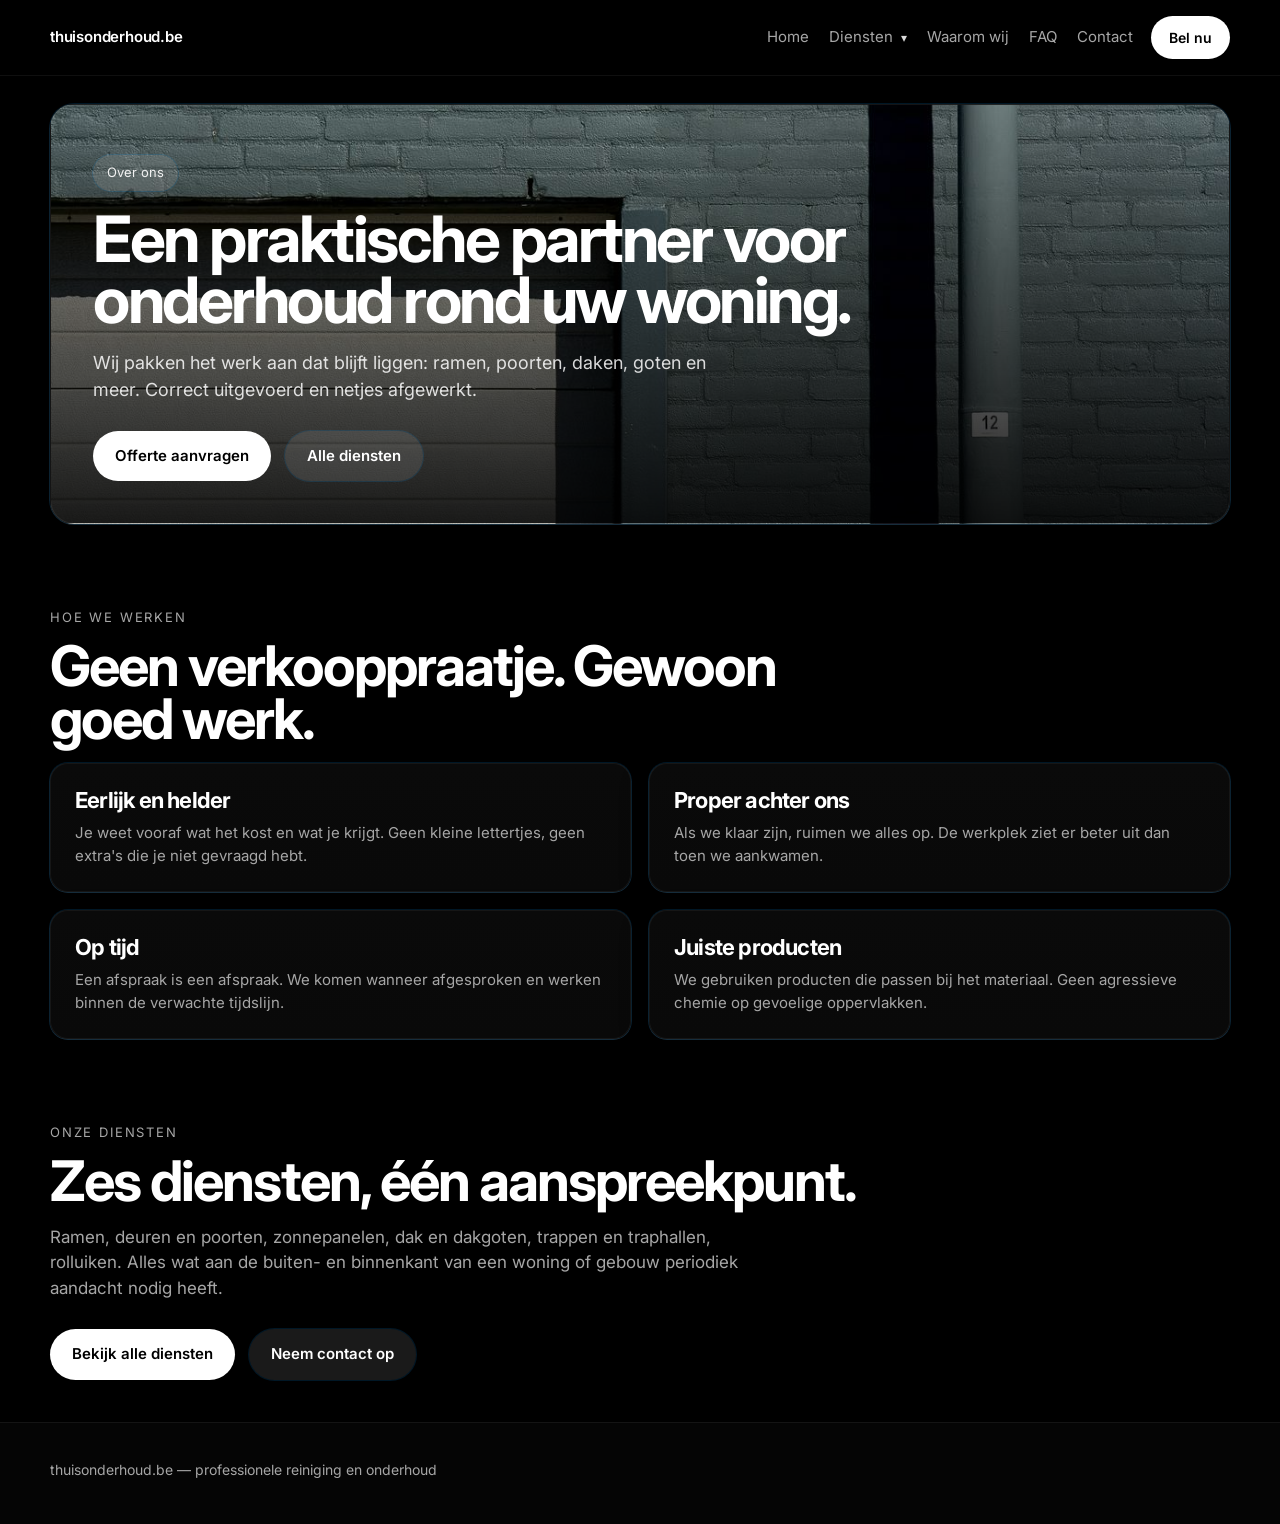
<file: over-ons.html>
<!DOCTYPE html><html lang="nl"><head><meta charset="UTF-8"/><meta name="viewport" content="width=device-width,initial-scale=1.0"/>
<title>Over ons | thuisonderhoud.be</title>
<meta name="description" content="Wie zit er achter thuisonderhoud.be? Een team dat reiniging en onderhoud serieus neemt."/>
<meta property="og:type" content="website"/>
<meta property="og:site_name" content="thuisonderhoud.be"/>
<meta property="og:title" content="Over ons | thuisonderhoud.be"/>
<meta property="og:description" content="Wie zit er achter thuisonderhoud.be? Een team dat reiniging en onderhoud serieus neemt en kwaliteit levert."/>
<meta property="og:image" content="https://thuisonderhoud.be/assets/hero-clean.jpg"/>
<meta property="og:url" content="https://thuisonderhoud.be/over-ons.html"/>
<meta name="twitter:card" content="summary_large_image"/>
<link rel="canonical" href="https://thuisonderhoud.be/over-ons.html"/>
<link rel="preconnect" href="https://fonts.googleapis.com"><link rel="preconnect" href="https://fonts.gstatic.com" crossorigin>
<link href="https://fonts.googleapis.com/css2?family=Inter:wght@400;500;600;700&display=swap" rel="stylesheet">
<link rel="stylesheet" href="style.css"></head><body>
<nav><div class="container nav-inner"><a class="brand" href="index.html">thuisonderhoud.be</a><button class="nav-toggle" type="button" aria-label="Menu openen" aria-expanded="false">☰</button><div class="nav-shell"><div class="nav-links"><div class="nav-item"><a href="index.html">Home</a></div><div class="nav-item has-dropdown"><button type="button">Diensten</button><div class="nav-dropdown"><a href="ramen-en-lijsten.html">Ramenreiniging</a><a href="deuren-en-poorten.html">Deuren en poorten reiniging</a><a href="zonnepanelen.html">Zonnepanelen reinigen</a><a href="dak-en-dakgoot.html">Dak en dakgoot onderhoud</a><a href="trappen-en-traphallen.html">Trap en traphallen onderhoud</a><a href="rolluiken.html">Rolluiken onderhoud</a><a href="terras-reinigen.html">Terras reinigen</a><a href="oprit-reinigen.html">Oprit reinigen</a><a href="eerste-kuis.html">Eerste kuis</a><a href="contact.html">Offerte aanvragen</a></div></div><div class="nav-item"><a href="index.html#voordelen">Waarom wij</a></div><div class="nav-item"><a href="index.html#faq">FAQ</a></div><div class="nav-item"><a href="contact.html">Contact</a></div></div><a class="nav-cta" href="tel:+3214718080">Bel nu</a></div></div></nav>
<main>
<section class="page-hero"><div class="container"><div class="hero-panel"><span class="eyebrow">Over ons</span><h1>Een praktische partner voor onderhoud rond uw woning.</h1><p>Wij pakken het werk aan dat blijft liggen: ramen, poorten, daken, goten en meer. Correct uitgevoerd en netjes afgewerkt.</p><div class="hero-actions"><a class="btn-primary" href="contact.html">Offerte aanvragen</a><a class="btn-secondary" href="index.html#diensten">Alle diensten</a></div></div></div></section>
<section><div class="container">
<div class="section-label">Hoe we werken</div>
<h2>Geen verkooppraatje. Gewoon goed werk.</h2>
<div class="grid-2">
<div class="card"><h3>Eerlijk en helder</h3><p>Je weet vooraf wat het kost en wat je krijgt. Geen kleine lettertjes, geen extra's die je niet gevraagd hebt.</p></div>
<div class="card"><h3>Proper achter ons</h3><p>Als we klaar zijn, ruimen we alles op. De werkplek ziet er beter uit dan toen we aankwamen.</p></div>
<div class="card"><h3>Op tijd</h3><p>Een afspraak is een afspraak. We komen wanneer afgesproken en werken binnen de verwachte tijdslijn.</p></div>
<div class="card"><h3>Juiste producten</h3><p>We gebruiken producten die passen bij het materiaal. Geen agressieve chemie op gevoelige oppervlakken.</p></div>
</div></div></section>
<section><div class="container">
<div class="section-label">Onze diensten</div>
<h2>Zes diensten, één aanspreekpunt.</h2>
<p class="section-intro">Ramen, deuren en poorten, zonnepanelen, dak en dakgoten, trappen en traphallen, rolluiken. Alles wat aan de buiten- en binnenkant van een woning of gebouw periodiek aandacht nodig heeft.</p>
<div class="actions" style="display:flex;gap:14px;flex-wrap:wrap;">
<a class="btn-primary" href="index.html#diensten">Bekijk alle diensten</a>
<a class="btn-secondary" href="contact.html">Neem contact op</a>
</div>
</div></section>
</main>
<footer><div class="container">thuisonderhoud.be — professionele reiniging en onderhoud</div></footer>
<script>const navToggle=document.querySelector('.nav-toggle');const navShell=document.querySelector('.nav-shell');const dropdownButton=document.querySelector('.nav-item.has-dropdown > button');const dropdownItem=document.querySelector('.nav-item.has-dropdown');if(navToggle&&navShell){navToggle.addEventListener('click',()=>{const open=navShell.classList.toggle('open');navToggle.setAttribute('aria-expanded',open?'true':'false');});}if(dropdownButton&&dropdownItem&&window.innerWidth<=980){dropdownButton.addEventListener('click',()=>{dropdownItem.classList.toggle('open');});}</script></body></html>
</file>
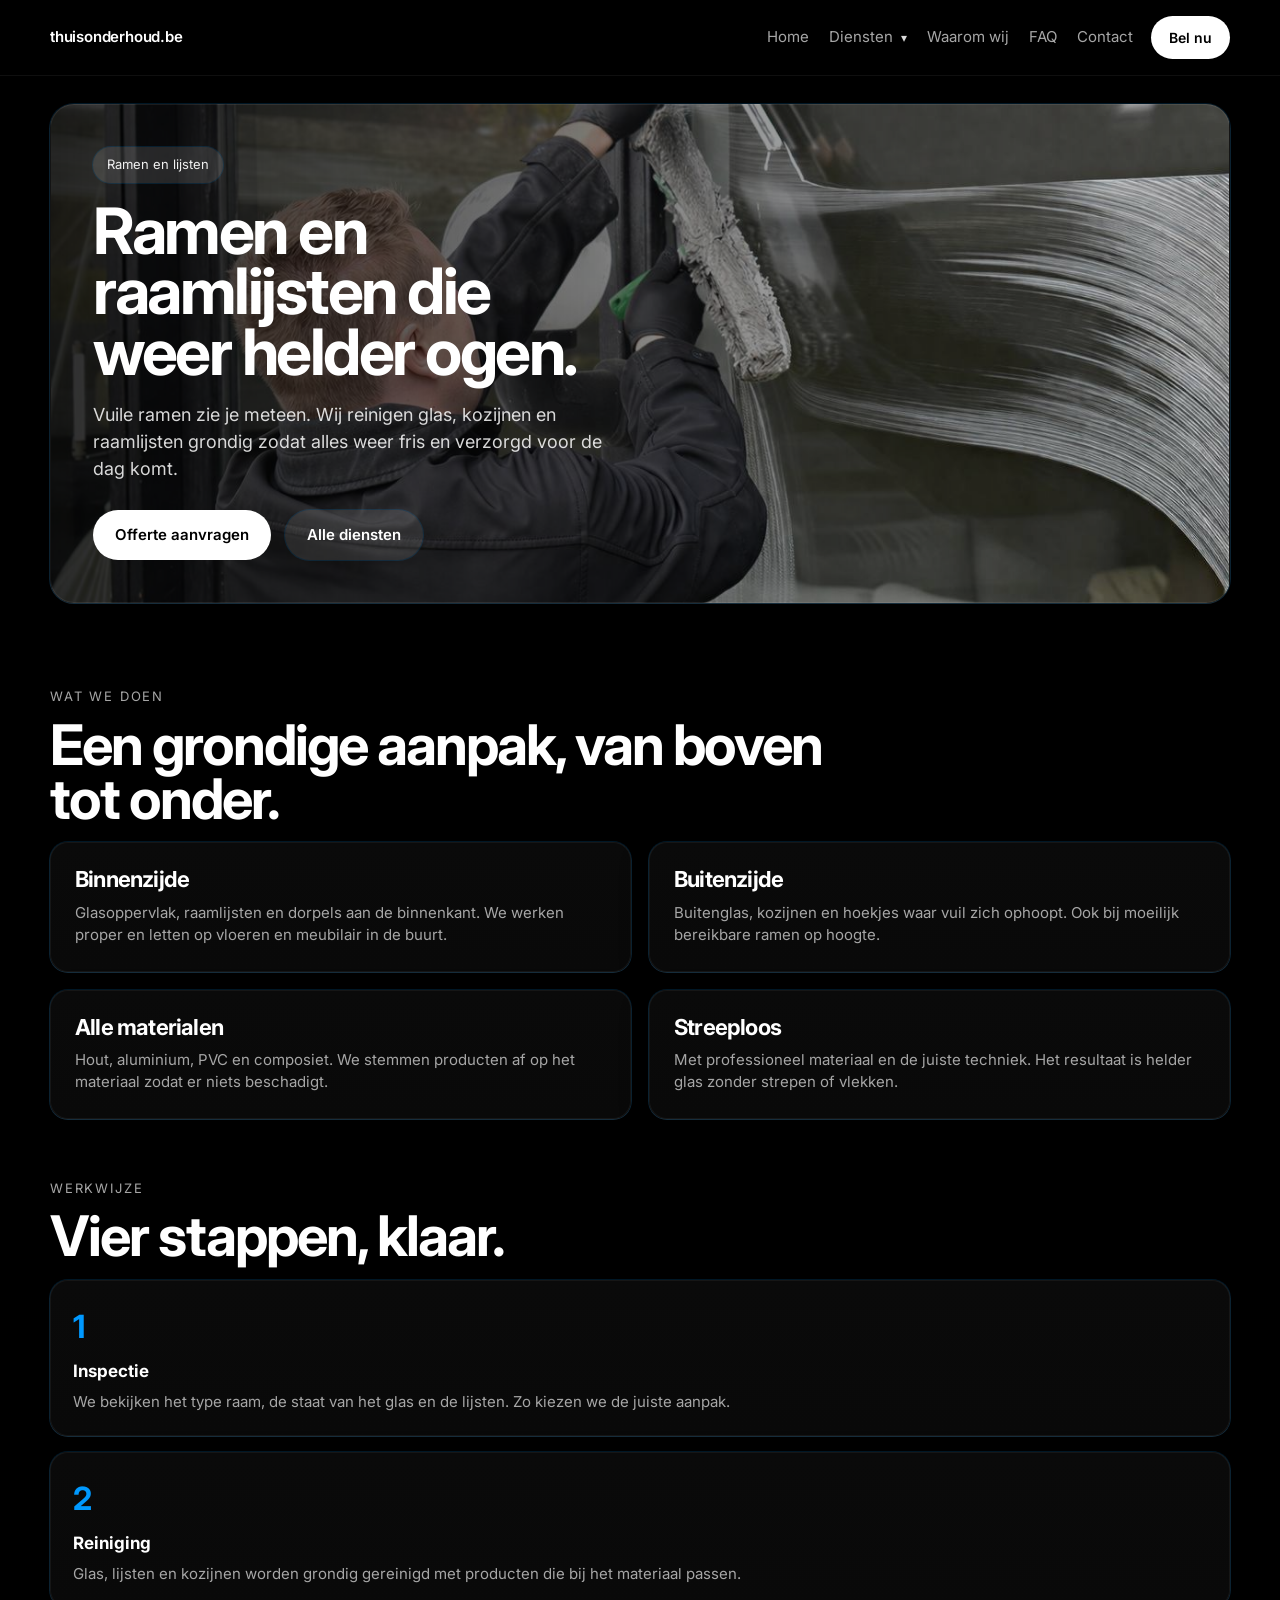
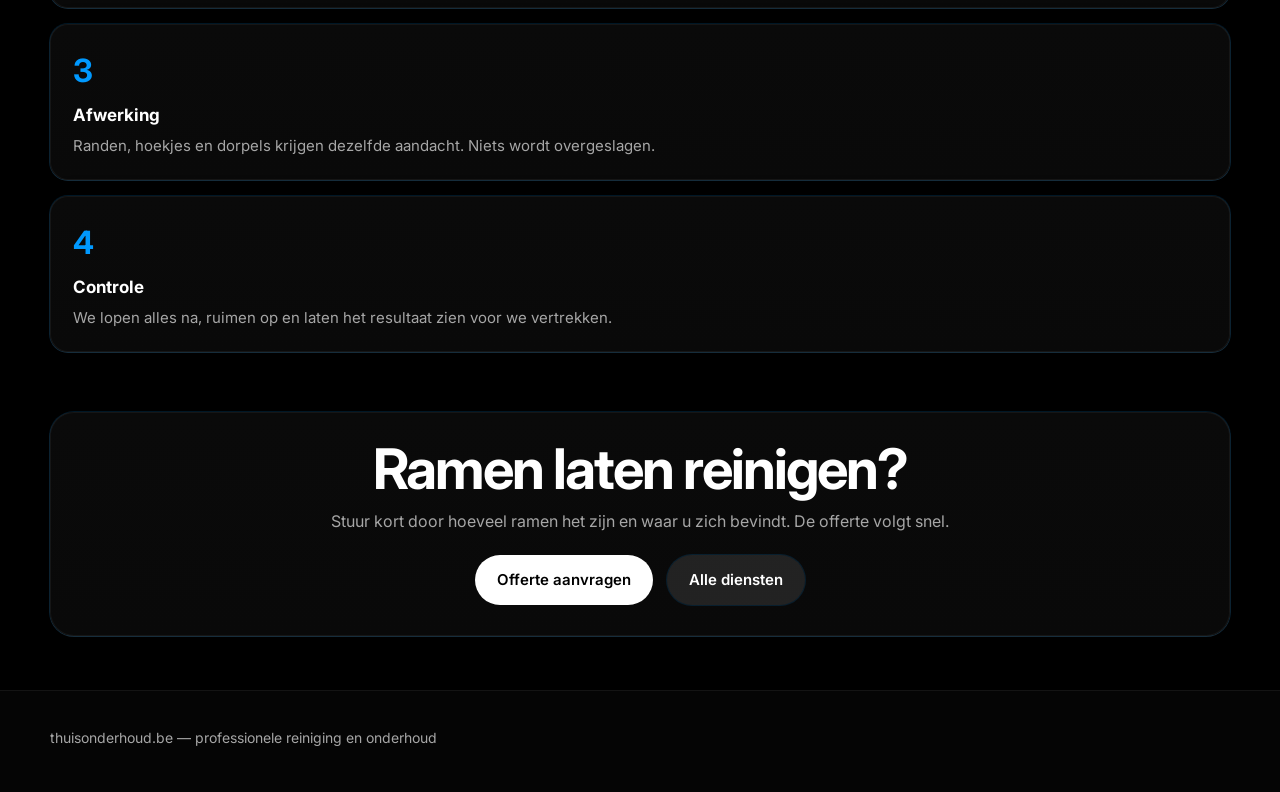
<file: ramen-en-lijsten.html>
<!DOCTYPE html><html lang="nl"><head><meta charset="UTF-8"/><meta name="viewport" content="width=device-width,initial-scale=1.0"/>
<title>Ramen en raamlijsten reinigen | thuisonderhoud.be</title>
<meta name="description" content="Professionele reiniging van ramen, raamlijsten en kozijnen. Streeploos resultaat, alle materialen, heel België."/>
<meta property="og:type" content="website"/>
<meta property="og:site_name" content="thuisonderhoud.be"/>
<meta property="og:title" content="Ramen en raamlijsten reinigen | thuisonderhoud.be"/>
<meta property="og:description" content="Professionele reiniging van ramen, raamlijsten en kozijnen. Streeploos resultaat, alle materialen, heel België."/>
<meta property="og:image" content="https://thuisonderhoud.be/assets/window-cleaning-hero.jpg"/>
<meta property="og:url" content="https://thuisonderhoud.be/ramen-en-lijsten.html"/>
<meta name="twitter:card" content="summary_large_image"/>
<link rel="canonical" href="https://thuisonderhoud.be/ramen-en-lijsten.html"/>
<link rel="preconnect" href="https://fonts.googleapis.com"><link rel="preconnect" href="https://fonts.gstatic.com" crossorigin>
<link href="https://fonts.googleapis.com/css2?family=Inter:wght@400;500;600;700&display=swap" rel="stylesheet">
<link rel="stylesheet" href="style.css?v=3"></head><body>
<nav><div class="container nav-inner"><a class="brand" href="index.html">thuisonderhoud.be</a><button class="nav-toggle" type="button" aria-label="Menu openen" aria-expanded="false">☰</button><div class="nav-shell"><div class="nav-links"><div class="nav-item"><a href="index.html">Home</a></div><div class="nav-item has-dropdown"><button type="button">Diensten</button><div class="nav-dropdown"><a href="ramen-en-lijsten.html">Ramenreiniging</a><a href="deuren-en-poorten.html">Deuren en poorten reiniging</a><a href="zonnepanelen.html">Zonnepanelen reinigen</a><a href="dak-en-dakgoot.html">Dak en dakgoot onderhoud</a><a href="trappen-en-traphallen.html">Trap en traphallen onderhoud</a><a href="rolluiken.html">Rolluiken onderhoud</a><a href="terras-reinigen.html">Terras reinigen</a><a href="oprit-reinigen.html">Oprit reinigen</a><a href="eerste-kuis.html">Eerste kuis</a><a href="contact.html">Offerte aanvragen</a></div></div><div class="nav-item"><a href="index.html#voordelen">Waarom wij</a></div><div class="nav-item"><a href="index.html#faq">FAQ</a></div><div class="nav-item"><a href="contact.html">Contact</a></div></div><a class="nav-cta" href="tel:+3214718080">Bel nu</a></div></div></nav>
<main>
<section class="page-hero page-hero-windows"><div class="container"><div class="hero-panel hero-panel-windows"><div style="max-width:520px;"><span class="eyebrow">Ramen en lijsten</span><h1>Ramen en raamlijsten die weer helder ogen.</h1><p>Vuile ramen zie je meteen. Wij reinigen glas, kozijnen en raamlijsten grondig zodat alles weer fris en verzorgd voor de dag komt.</p><div class="hero-actions"><a class="btn-primary" href="contact.html">Offerte aanvragen</a><a class="btn-secondary" href="index.html#diensten">Alle diensten</a></div></div></div></div></section>
<section><div class="container">
<div class="section-label">Wat we doen</div>
<h2>Een grondige aanpak, van boven tot onder.</h2>
<div class="grid-2">
<div class="card"><h3>Binnenzijde</h3><p>Glasoppervlak, raamlijsten en dorpels aan de binnenkant. We werken proper en letten op vloeren en meubilair in de buurt.</p></div>
<div class="card"><h3>Buitenzijde</h3><p>Buitenglas, kozijnen en hoekjes waar vuil zich ophoopt. Ook bij moeilijk bereikbare ramen op hoogte.</p></div>
<div class="card"><h3>Alle materialen</h3><p>Hout, aluminium, PVC en composiet. We stemmen producten af op het materiaal zodat er niets beschadigt.</p></div>
<div class="card"><h3>Streeploos</h3><p>Met professioneel materiaal en de juiste techniek. Het resultaat is helder glas zonder strepen of vlekken.</p></div>
</div></div></section>
<section class="section-alt"><div class="container">
<div class="section-label">Werkwijze</div>
<h2>Vier stappen, klaar.</h2>
<div class="steps">
<div class="step"><strong>Inspectie</strong><p>We bekijken het type raam, de staat van het glas en de lijsten. Zo kiezen we de juiste aanpak.</p></div>
<div class="step"><strong>Reiniging</strong><p>Glas, lijsten en kozijnen worden grondig gereinigd met producten die bij het materiaal passen.</p></div>
<div class="step"><strong>Afwerking</strong><p>Randen, hoekjes en dorpels krijgen dezelfde aandacht. Niets wordt overgeslagen.</p></div>
<div class="step"><strong>Controle</strong><p>We lopen alles na, ruimen op en laten het resultaat zien voor we vertrekken.</p></div>
</div></div></section>
<section class="section-compact"><div class="container">
<div class="cta-banner"><h2>Ramen laten reinigen?</h2><p>Stuur kort door hoeveel ramen het zijn en waar u zich bevindt. De offerte volgt snel.</p>
<div class="actions"><a class="btn-primary" href="contact.html">Offerte aanvragen</a><a class="btn-secondary" href="index.html#diensten">Alle diensten</a></div></div>
</div></section>
</main>
<footer><div class="container">thuisonderhoud.be — professionele reiniging en onderhoud</div></footer>
<script>const navToggle=document.querySelector('.nav-toggle');const navShell=document.querySelector('.nav-shell');const dropdownButton=document.querySelector('.nav-item.has-dropdown > button');const dropdownItem=document.querySelector('.nav-item.has-dropdown');if(navToggle&&navShell){navToggle.addEventListener('click',()=>{const open=navShell.classList.toggle('open');navToggle.setAttribute('aria-expanded',open?'true':'false');});}if(dropdownButton&&dropdownItem&&window.innerWidth<=980){dropdownButton.addEventListener('click',()=>{dropdownItem.classList.toggle('open');});}</script></body></html>
</file>
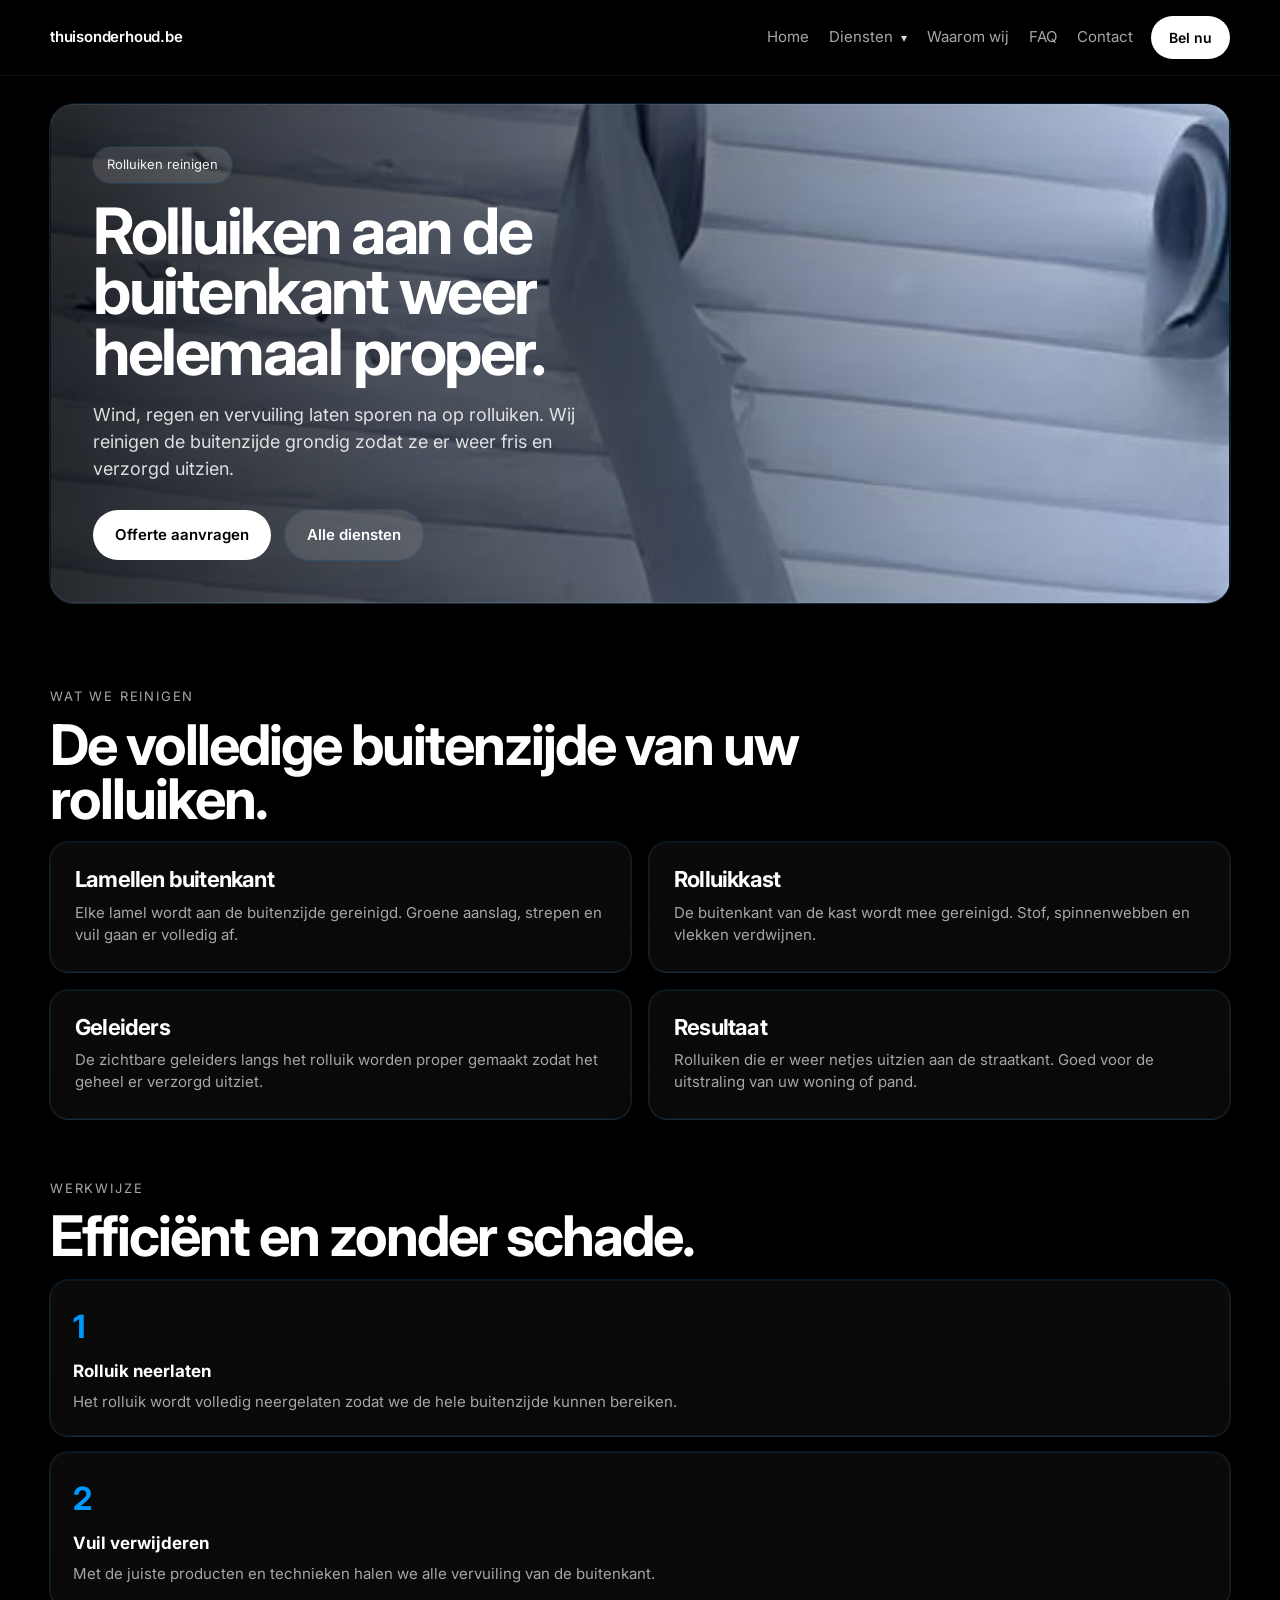
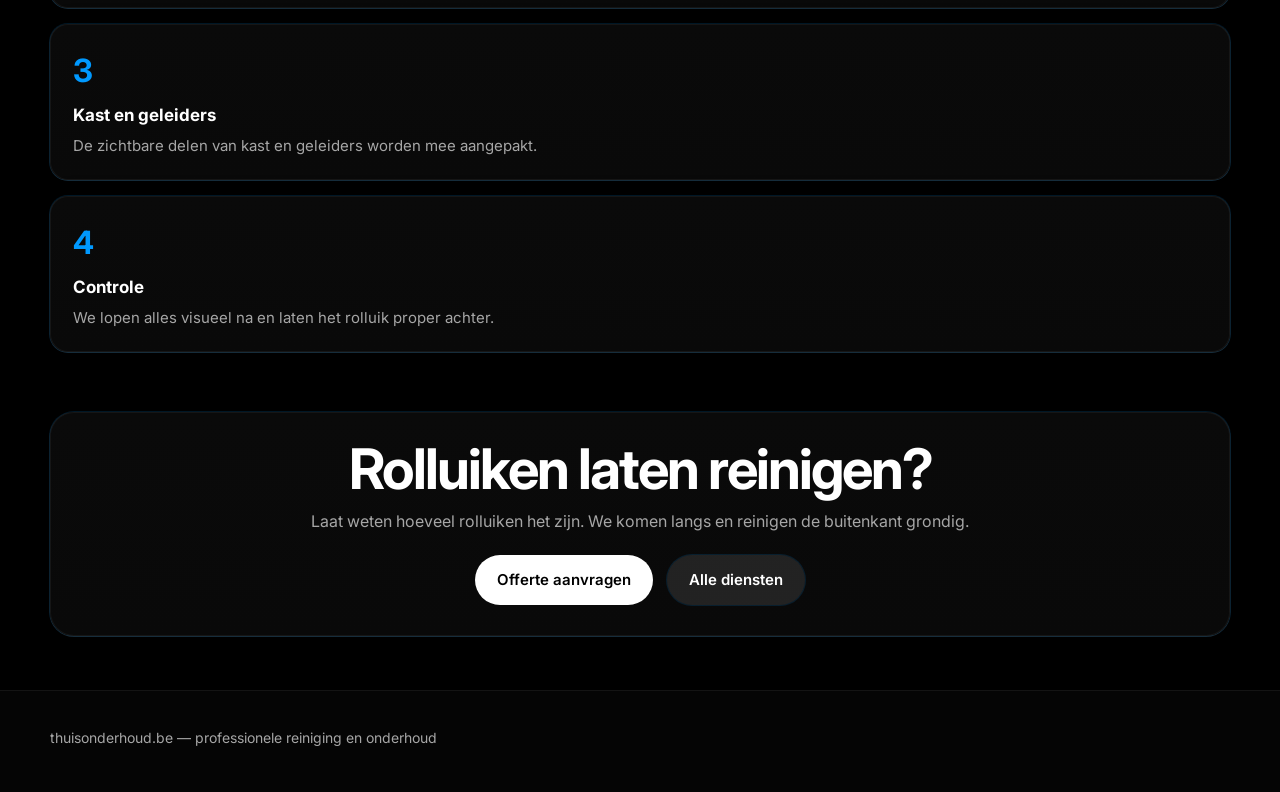
<file: rolluiken.html>
<!DOCTYPE html><html lang="nl"><head><meta charset="UTF-8"/><meta name="viewport" content="width=device-width,initial-scale=1.0"/>
<title>Rolluiken reinigen | thuisonderhoud.be</title>
<meta name="description" content="Professionele reiniging van rolluiken. Lamel per lamel, soepeler en properder."/>
<meta property="og:type" content="website"/>
<meta property="og:site_name" content="thuisonderhoud.be"/>
<meta property="og:title" content="Rolluiken reinigen | thuisonderhoud.be"/>
<meta property="og:description" content="Professionele reiniging van rolluiken. Lamel per lamel, soepeler en properder."/>
<meta property="og:image" content="https://thuisonderhoud.be/assets/hero-clean.jpg"/>
<meta property="og:url" content="https://thuisonderhoud.be/rolluiken.html"/>
<meta name="twitter:card" content="summary_large_image"/>
<link rel="canonical" href="https://thuisonderhoud.be/rolluiken.html"/>
<link rel="preconnect" href="https://fonts.googleapis.com"><link rel="preconnect" href="https://fonts.gstatic.com" crossorigin>
<link href="https://fonts.googleapis.com/css2?family=Inter:wght@400;500;600;700&display=swap" rel="stylesheet">
<link rel="stylesheet" href="style.css?v=3"></head><body>
<nav><div class="container nav-inner"><a class="brand" href="index.html">thuisonderhoud.be</a><button class="nav-toggle" type="button" aria-label="Menu openen" aria-expanded="false">☰</button><div class="nav-shell"><div class="nav-links"><div class="nav-item"><a href="index.html">Home</a></div><div class="nav-item has-dropdown"><button type="button">Diensten</button><div class="nav-dropdown"><a href="ramen-en-lijsten.html">Ramenreiniging</a><a href="deuren-en-poorten.html">Deuren en poorten reiniging</a><a href="zonnepanelen.html">Zonnepanelen reinigen</a><a href="dak-en-dakgoot.html">Dak en dakgoot onderhoud</a><a href="trappen-en-traphallen.html">Trap en traphallen onderhoud</a><a href="rolluiken.html">Rolluiken reinigen</a><a href="terras-reinigen.html">Terras reinigen</a><a href="oprit-reinigen.html">Oprit reinigen</a><a href="eerste-kuis.html">Eerste kuis</a><a href="contact.html">Offerte aanvragen</a></div></div><div class="nav-item"><a href="index.html#voordelen">Waarom wij</a></div><div class="nav-item"><a href="index.html#faq">FAQ</a></div><div class="nav-item"><a href="contact.html">Contact</a></div></div><a class="nav-cta" href="tel:+3214718080">Bel nu</a></div></div></nav>
<main>
<section class="page-hero page-hero-shutters"><div class="container"><div class="hero-panel hero-panel-shutters"><div style="max-width:520px;"><span class="eyebrow">Rolluiken reinigen</span><h1>Rolluiken aan de buitenkant weer helemaal proper.</h1><p>Wind, regen en vervuiling laten sporen na op rolluiken. Wij reinigen de buitenzijde grondig zodat ze er weer fris en verzorgd uitzien.</p><div class="hero-actions"><a class="btn-primary" href="contact.html">Offerte aanvragen</a><a class="btn-secondary" href="index.html#diensten">Alle diensten</a></div></div></div></div></section>
<section><div class="container">
<div class="section-label">Wat we reinigen</div>
<h2>De volledige buitenzijde van uw rolluiken.</h2>
<div class="grid-2">
<div class="card"><h3>Lamellen buitenkant</h3><p>Elke lamel wordt aan de buitenzijde gereinigd. Groene aanslag, strepen en vuil gaan er volledig af.</p></div>
<div class="card"><h3>Rolluikkast</h3><p>De buitenkant van de kast wordt mee gereinigd. Stof, spinnenwebben en vlekken verdwijnen.</p></div>
<div class="card"><h3>Geleiders</h3><p>De zichtbare geleiders langs het rolluik worden proper gemaakt zodat het geheel er verzorgd uitziet.</p></div>
<div class="card"><h3>Resultaat</h3><p>Rolluiken die er weer netjes uitzien aan de straatkant. Goed voor de uitstraling van uw woning of pand.</p></div>
</div></div></section>
<section class="section-alt"><div class="container">
<div class="section-label">Werkwijze</div>
<h2>Efficiënt en zonder schade.</h2>
<div class="steps">
<div class="step"><strong>Rolluik neerlaten</strong><p>Het rolluik wordt volledig neergelaten zodat we de hele buitenzijde kunnen bereiken.</p></div>
<div class="step"><strong>Vuil verwijderen</strong><p>Met de juiste producten en technieken halen we alle vervuiling van de buitenkant.</p></div>
<div class="step"><strong>Kast en geleiders</strong><p>De zichtbare delen van kast en geleiders worden mee aangepakt.</p></div>
<div class="step"><strong>Controle</strong><p>We lopen alles visueel na en laten het rolluik proper achter.</p></div>
</div></div></section>
<section class="section-compact"><div class="container">
<div class="cta-banner"><h2>Rolluiken laten reinigen?</h2><p>Laat weten hoeveel rolluiken het zijn. We komen langs en reinigen de buitenkant grondig.</p>
<div class="actions"><a class="btn-primary" href="contact.html">Offerte aanvragen</a><a class="btn-secondary" href="index.html#diensten">Alle diensten</a></div></div>
</div></section>
</main>
<footer><div class="container">thuisonderhoud.be — professionele reiniging en onderhoud</div></footer>
<script>const navToggle=document.querySelector('.nav-toggle');const navShell=document.querySelector('.nav-shell');const dropdownButton=document.querySelector('.nav-item.has-dropdown > button');const dropdownItem=document.querySelector('.nav-item.has-dropdown');if(navToggle&&navShell){navToggle.addEventListener('click',()=>{const open=navShell.classList.toggle('open');navToggle.setAttribute('aria-expanded',open?'true':'false');});}if(dropdownButton&&dropdownItem&&window.innerWidth<=980){dropdownButton.addEventListener('click',()=>{dropdownItem.classList.toggle('open');});}</script></body></html>
</file>
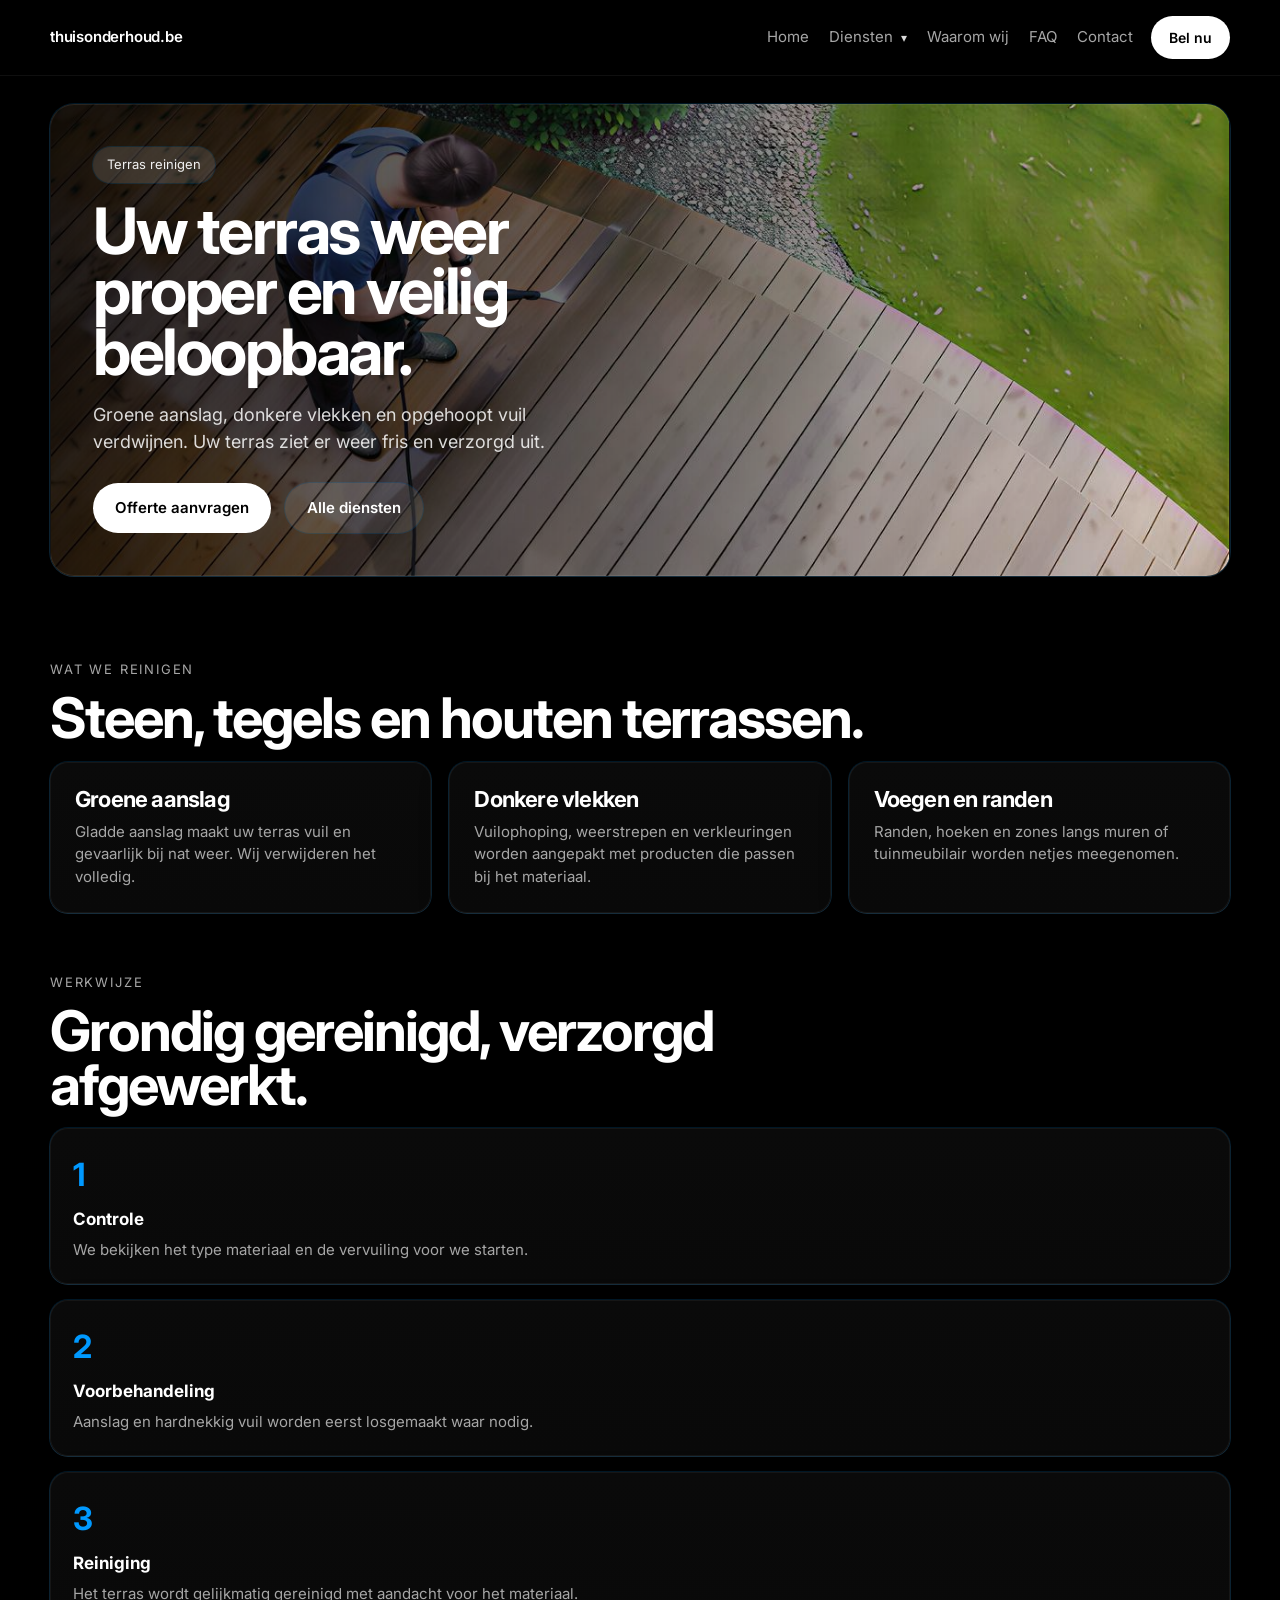
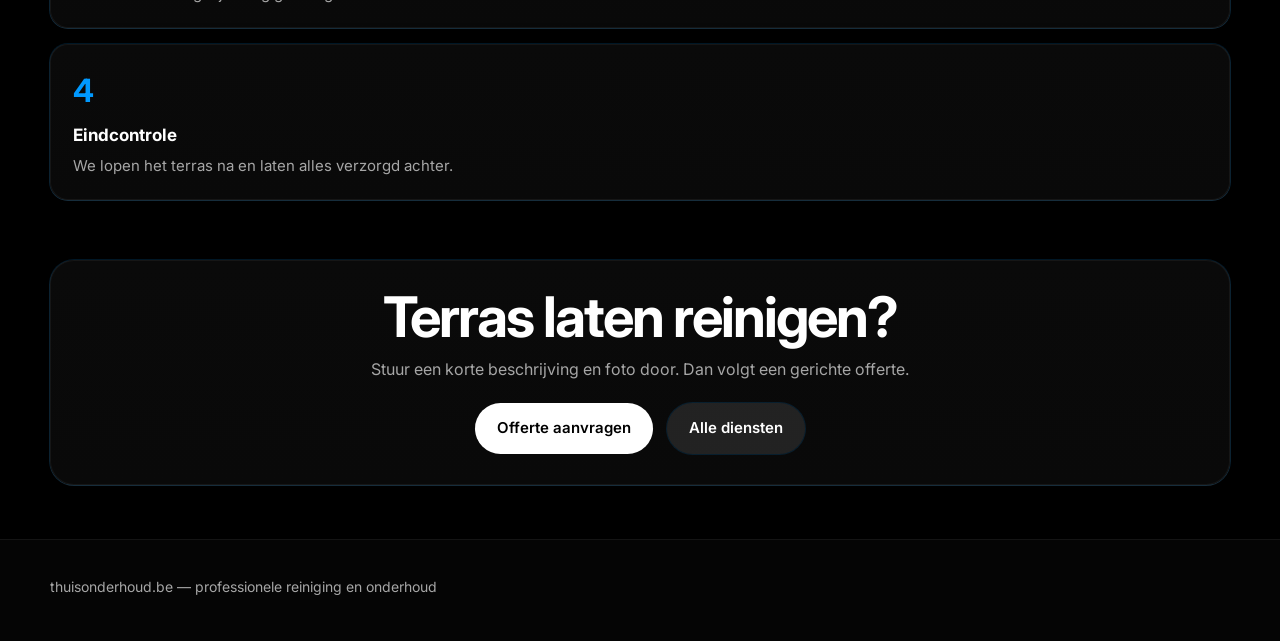
<file: terras-reinigen.html>
<!DOCTYPE html><html lang="nl"><head><meta charset="UTF-8"/><meta name="viewport" content="width=device-width,initial-scale=1.0"/>
<title>Terras reinigen | thuisonderhoud.be</title>
<meta name="description" content="Grondige reiniging van terrassen in steen, tegel of hout. Verwijder groene aanslag, vuil en donkere vlekken."/>
<meta property="og:type" content="website"/>
<meta property="og:site_name" content="thuisonderhoud.be"/>
<meta property="og:title" content="Terras reinigen | thuisonderhoud.be"/>
<meta property="og:description" content="Grondige reiniging van terrassen in steen, tegel of hout. Verwijder groene aanslag, vuil en donkere vlekken."/>
<meta property="og:image" content="https://thuisonderhoud.be/assets/hero-clean.jpg"/>
<meta property="og:url" content="https://thuisonderhoud.be/terras-reinigen.html"/>
<meta name="twitter:card" content="summary_large_image"/>
<link rel="canonical" href="https://thuisonderhoud.be/terras-reinigen.html"/>
<link rel="preconnect" href="https://fonts.googleapis.com"><link rel="preconnect" href="https://fonts.gstatic.com" crossorigin>
<link href="https://fonts.googleapis.com/css2?family=Inter:wght@400;500;600;700&display=swap" rel="stylesheet">
<link rel="stylesheet" href="style.css?v=3"></head><body>
<nav><div class="container nav-inner"><a class="brand" href="index.html">thuisonderhoud.be</a><button class="nav-toggle" type="button" aria-label="Menu openen" aria-expanded="false">☰</button><div class="nav-shell"><div class="nav-links"><div class="nav-item"><a href="index.html">Home</a></div><div class="nav-item has-dropdown"><button type="button">Diensten</button><div class="nav-dropdown"><a href="ramen-en-lijsten.html">Ramenreiniging</a><a href="deuren-en-poorten.html">Deuren en poorten reiniging</a><a href="zonnepanelen.html">Zonnepanelen reinigen</a><a href="dak-en-dakgoot.html">Dak en dakgoot onderhoud</a><a href="trappen-en-traphallen.html">Trap en traphallen onderhoud</a><a href="rolluiken.html">Rolluiken onderhoud</a><a href="terras-reinigen.html">Terras reinigen</a><a href="oprit-reinigen.html">Oprit reinigen</a><a href="eerste-kuis.html">Eerste kuis</a><a href="contact.html">Offerte aanvragen</a></div></div><div class="nav-item"><a href="index.html#voordelen">Waarom wij</a></div><div class="nav-item"><a href="index.html#faq">FAQ</a></div><div class="nav-item"><a href="contact.html">Contact</a></div></div><a class="nav-cta" href="tel:+3214718080">Bel nu</a></div></div></nav>
<main>
<section class="page-hero page-hero-terrace"><div class="container"><div class="hero-panel hero-panel-terrace"><div style="max-width:520px;"><span class="eyebrow">Terras reinigen</span><h1>Uw terras weer proper en veilig beloopbaar.</h1><p>Groene aanslag, donkere vlekken en opgehoopt vuil verdwijnen. Uw terras ziet er weer fris en verzorgd uit.</p><div class="hero-actions"><a class="btn-primary" href="contact.html">Offerte aanvragen</a><a class="btn-secondary" href="index.html#diensten">Alle diensten</a></div></div></div></div></section>
<section><div class="container"><div class="section-label">Wat we reinigen</div><h2>Steen, tegels en houten terrassen.</h2><div class="grid-3"><div class="card"><h3>Groene aanslag</h3><p>Gladde aanslag maakt uw terras vuil en gevaarlijk bij nat weer. Wij verwijderen het volledig.</p></div><div class="card"><h3>Donkere vlekken</h3><p>Vuilophoping, weerstrepen en verkleuringen worden aangepakt met producten die passen bij het materiaal.</p></div><div class="card"><h3>Voegen en randen</h3><p>Randen, hoeken en zones langs muren of tuinmeubilair worden netjes meegenomen.</p></div></div></div></section>
<section class="section-alt"><div class="container"><div class="section-label">Werkwijze</div><h2>Grondig gereinigd, verzorgd afgewerkt.</h2><div class="steps"><div class="step"><strong>Controle</strong><p>We bekijken het type materiaal en de vervuiling voor we starten.</p></div><div class="step"><strong>Voorbehandeling</strong><p>Aanslag en hardnekkig vuil worden eerst losgemaakt waar nodig.</p></div><div class="step"><strong>Reiniging</strong><p>Het terras wordt gelijkmatig gereinigd met aandacht voor het materiaal.</p></div><div class="step"><strong>Eindcontrole</strong><p>We lopen het terras na en laten alles verzorgd achter.</p></div></div></div></section>
<section class="section-compact"><div class="container"><div class="cta-banner"><h2>Terras laten reinigen?</h2><p>Stuur een korte beschrijving en foto door. Dan volgt een gerichte offerte.</p><div class="actions"><a class="btn-primary" href="contact.html">Offerte aanvragen</a><a class="btn-secondary" href="index.html#diensten">Alle diensten</a></div></div></div></section>
</main>
<footer><div class="container">thuisonderhoud.be — professionele reiniging en onderhoud</div></footer>
<script>const navToggle=document.querySelector('.nav-toggle');const navShell=document.querySelector('.nav-shell');const dropdownButton=document.querySelector('.nav-item.has-dropdown > button');const dropdownItem=document.querySelector('.nav-item.has-dropdown');if(navToggle&&navShell){navToggle.addEventListener('click',()=>{const open=navShell.classList.toggle('open');navToggle.setAttribute('aria-expanded',open?'true':'false');});}if(dropdownButton&&dropdownItem&&window.innerWidth<=980){dropdownButton.addEventListener('click',()=>{dropdownItem.classList.toggle('open');});}</script></body></html>
</file>
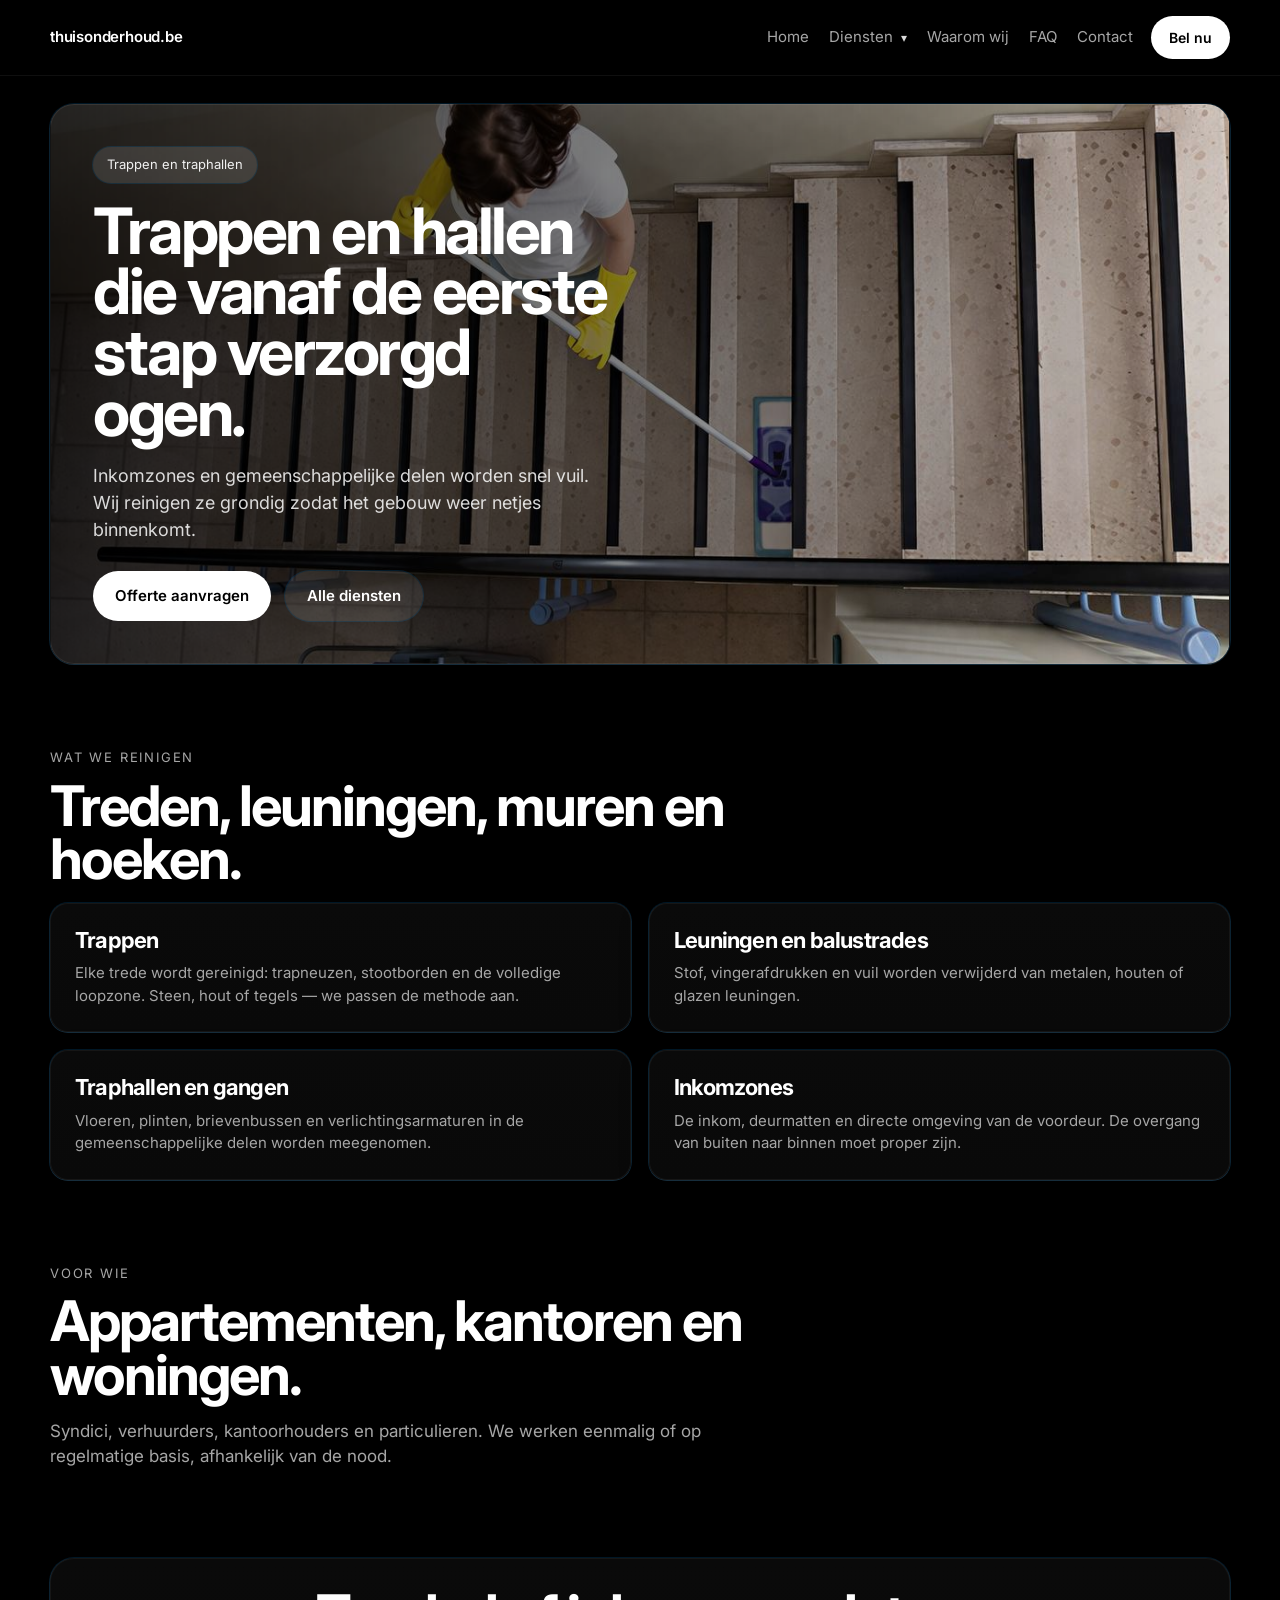
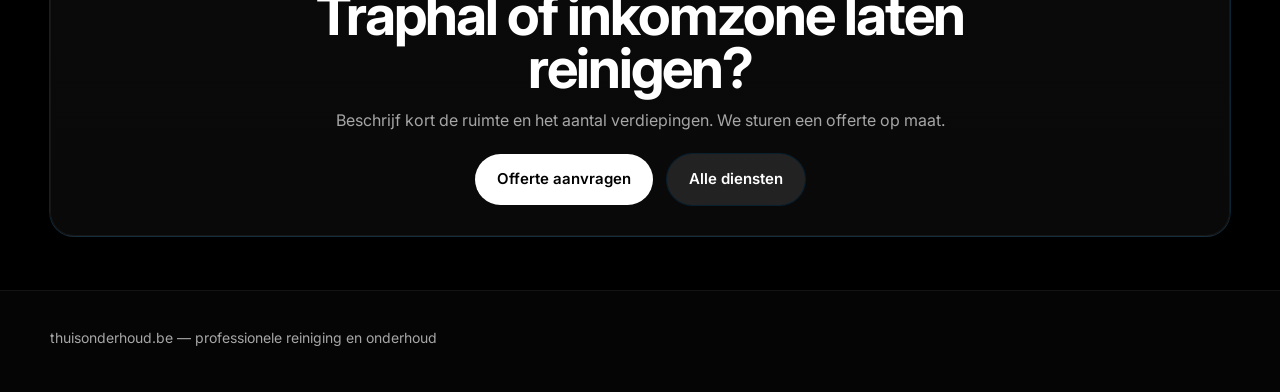
<file: trappen-en-traphallen.html>
<!DOCTYPE html><html lang="nl"><head><meta charset="UTF-8"/><meta name="viewport" content="width=device-width,initial-scale=1.0"/>
<title>Trappen en traphallen reinigen | thuisonderhoud.be</title>
<meta name="description" content="Professionele reiniging van trappen, traphallen en inkomzones. Voor appartementen, kantoren en woningen."/>
<meta property="og:type" content="website"/>
<meta property="og:site_name" content="thuisonderhoud.be"/>
<meta property="og:title" content="Trappen en traphallen reinigen | thuisonderhoud.be"/>
<meta property="og:description" content="Professionele reiniging van trappen, traphallen en inkomzones. Voor appartementen, kantoren en woningen."/>
<meta property="og:image" content="https://thuisonderhoud.be/assets/hero-clean.jpg"/>
<meta property="og:url" content="https://thuisonderhoud.be/trappen-en-traphallen.html"/>
<meta name="twitter:card" content="summary_large_image"/>
<link rel="canonical" href="https://thuisonderhoud.be/trappen-en-traphallen.html"/>
<link rel="preconnect" href="https://fonts.googleapis.com"><link rel="preconnect" href="https://fonts.gstatic.com" crossorigin>
<link href="https://fonts.googleapis.com/css2?family=Inter:wght@400;500;600;700&display=swap" rel="stylesheet">
<link rel="stylesheet" href="style.css?v=3"></head><body>
<nav><div class="container nav-inner"><a class="brand" href="index.html">thuisonderhoud.be</a><button class="nav-toggle" type="button" aria-label="Menu openen" aria-expanded="false">☰</button><div class="nav-shell"><div class="nav-links"><div class="nav-item"><a href="index.html">Home</a></div><div class="nav-item has-dropdown"><button type="button">Diensten</button><div class="nav-dropdown"><a href="ramen-en-lijsten.html">Ramenreiniging</a><a href="deuren-en-poorten.html">Deuren en poorten reiniging</a><a href="zonnepanelen.html">Zonnepanelen reinigen</a><a href="dak-en-dakgoot.html">Dak en dakgoot onderhoud</a><a href="trappen-en-traphallen.html">Trap en traphallen onderhoud</a><a href="rolluiken.html">Rolluiken onderhoud</a><a href="terras-reinigen.html">Terras reinigen</a><a href="oprit-reinigen.html">Oprit reinigen</a><a href="eerste-kuis.html">Eerste kuis</a><a href="contact.html">Offerte aanvragen</a></div></div><div class="nav-item"><a href="index.html#voordelen">Waarom wij</a></div><div class="nav-item"><a href="index.html#faq">FAQ</a></div><div class="nav-item"><a href="contact.html">Contact</a></div></div><a class="nav-cta" href="tel:+3214718080">Bel nu</a></div></div></nav>
<main>
<section class="page-hero page-hero-stairs"><div class="container"><div class="hero-panel hero-panel-stairs"><div style="max-width:520px;"><span class="eyebrow">Trappen en traphallen</span><h1>Trappen en hallen die vanaf de eerste stap verzorgd ogen.</h1><p>Inkomzones en gemeenschappelijke delen worden snel vuil. Wij reinigen ze grondig zodat het gebouw weer netjes binnenkomt.</p><div class="hero-actions"><a class="btn-primary" href="contact.html">Offerte aanvragen</a><a class="btn-secondary" href="index.html#diensten">Alle diensten</a></div></div></div></div></section>
<section><div class="container">
<div class="section-label">Wat we reinigen</div>
<h2>Treden, leuningen, muren en hoeken.</h2>
<div class="grid-2">
<div class="card"><h3>Trappen</h3><p>Elke trede wordt gereinigd: trapneuzen, stootborden en de volledige loopzone. Steen, hout of tegels — we passen de methode aan.</p></div>
<div class="card"><h3>Leuningen en balustrades</h3><p>Stof, vingerafdrukken en vuil worden verwijderd van metalen, houten of glazen leuningen.</p></div>
<div class="card"><h3>Traphallen en gangen</h3><p>Vloeren, plinten, brievenbussen en verlichtingsarmaturen in de gemeenschappelijke delen worden meegenomen.</p></div>
<div class="card"><h3>Inkomzones</h3><p>De inkom, deurmatten en directe omgeving van de voordeur. De overgang van buiten naar binnen moet proper zijn.</p></div>
</div></div></section>
<section><div class="container">
<div class="section-label">Voor wie</div>
<h2>Appartementen, kantoren en woningen.</h2>
<p class="section-intro">Syndici, verhuurders, kantoorhouders en particulieren. We werken eenmalig of op regelmatige basis, afhankelijk van de nood.</p>
</div></section>
<section class="section-compact"><div class="container">
<div class="cta-banner"><h2>Traphal of inkomzone laten reinigen?</h2><p>Beschrijf kort de ruimte en het aantal verdiepingen. We sturen een offerte op maat.</p>
<div class="actions"><a class="btn-primary" href="contact.html">Offerte aanvragen</a><a class="btn-secondary" href="index.html#diensten">Alle diensten</a></div></div>
</div></section>
</main>
<footer><div class="container">thuisonderhoud.be — professionele reiniging en onderhoud</div></footer>
<script>const navToggle=document.querySelector('.nav-toggle');const navShell=document.querySelector('.nav-shell');const dropdownButton=document.querySelector('.nav-item.has-dropdown > button');const dropdownItem=document.querySelector('.nav-item.has-dropdown');if(navToggle&&navShell){navToggle.addEventListener('click',()=>{const open=navShell.classList.toggle('open');navToggle.setAttribute('aria-expanded',open?'true':'false');});}if(dropdownButton&&dropdownItem&&window.innerWidth<=980){dropdownButton.addEventListener('click',()=>{dropdownItem.classList.toggle('open');});}</script></body></html>
</file>
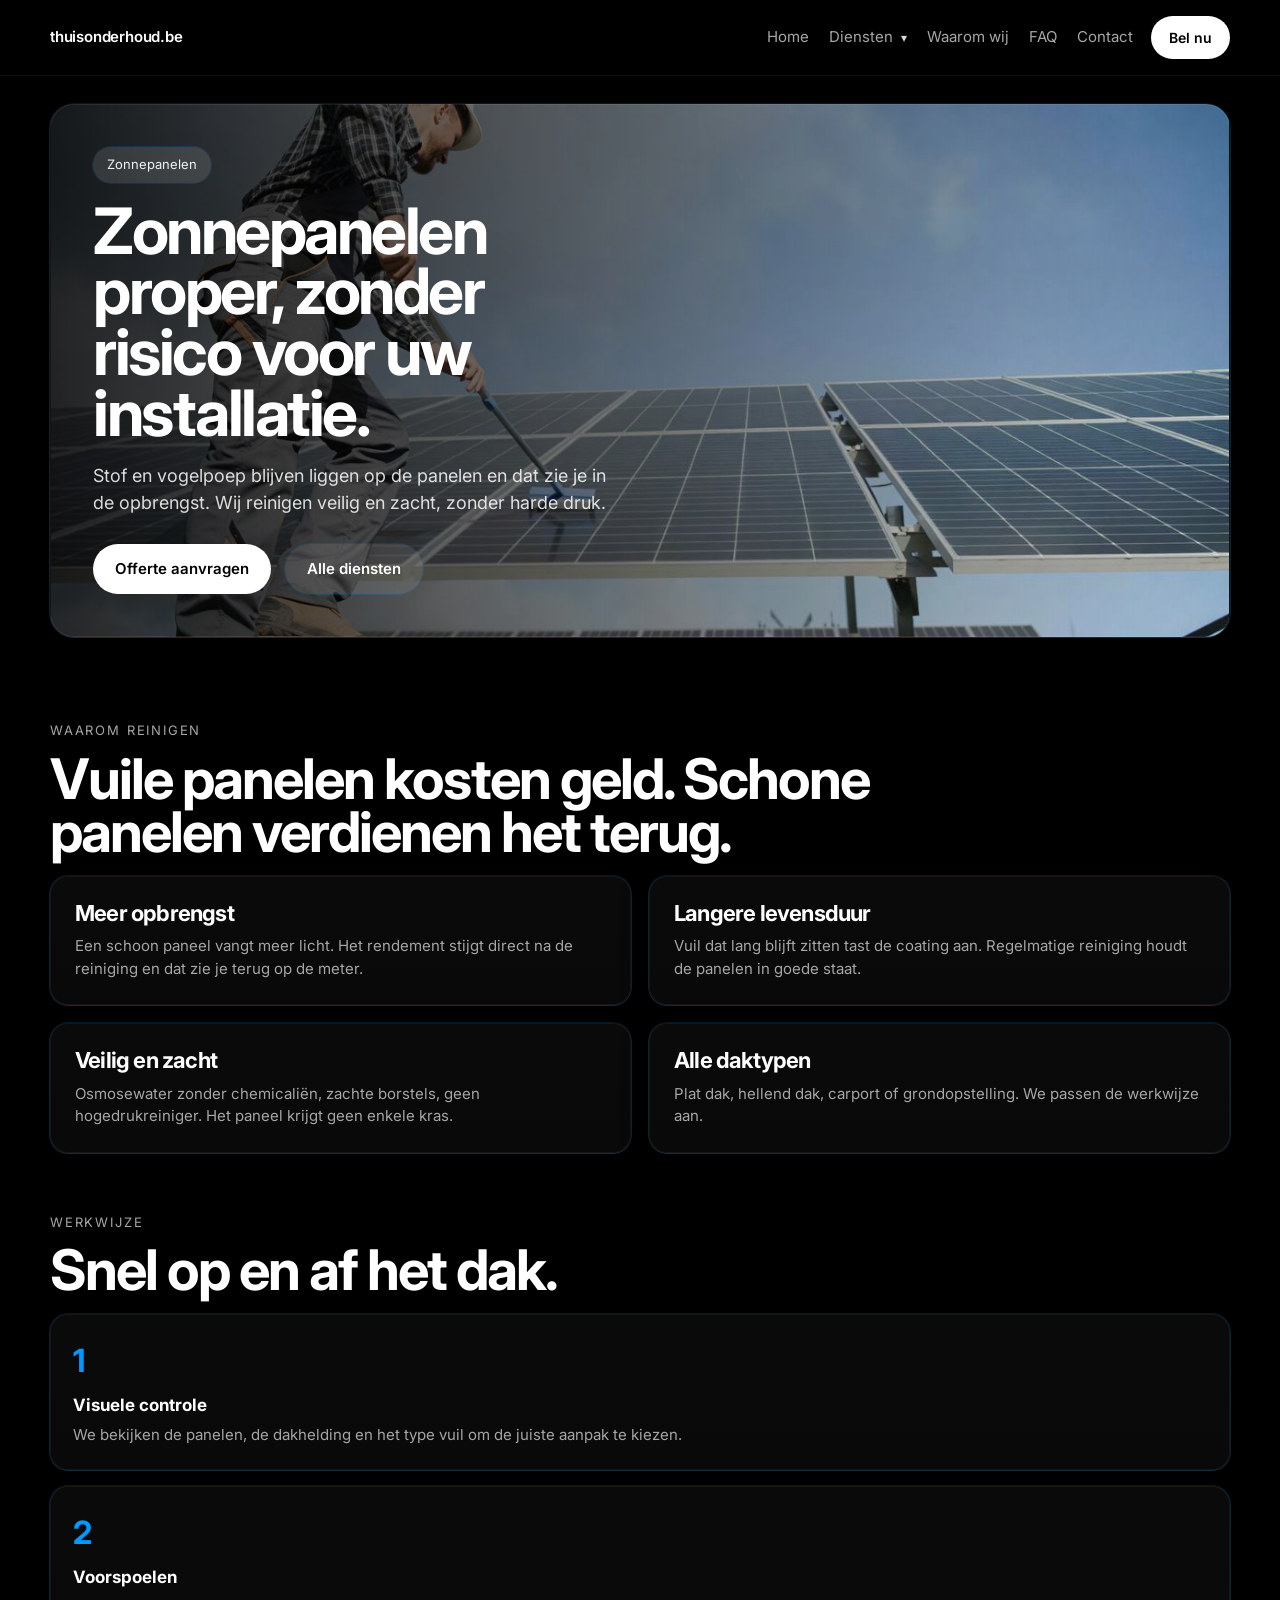
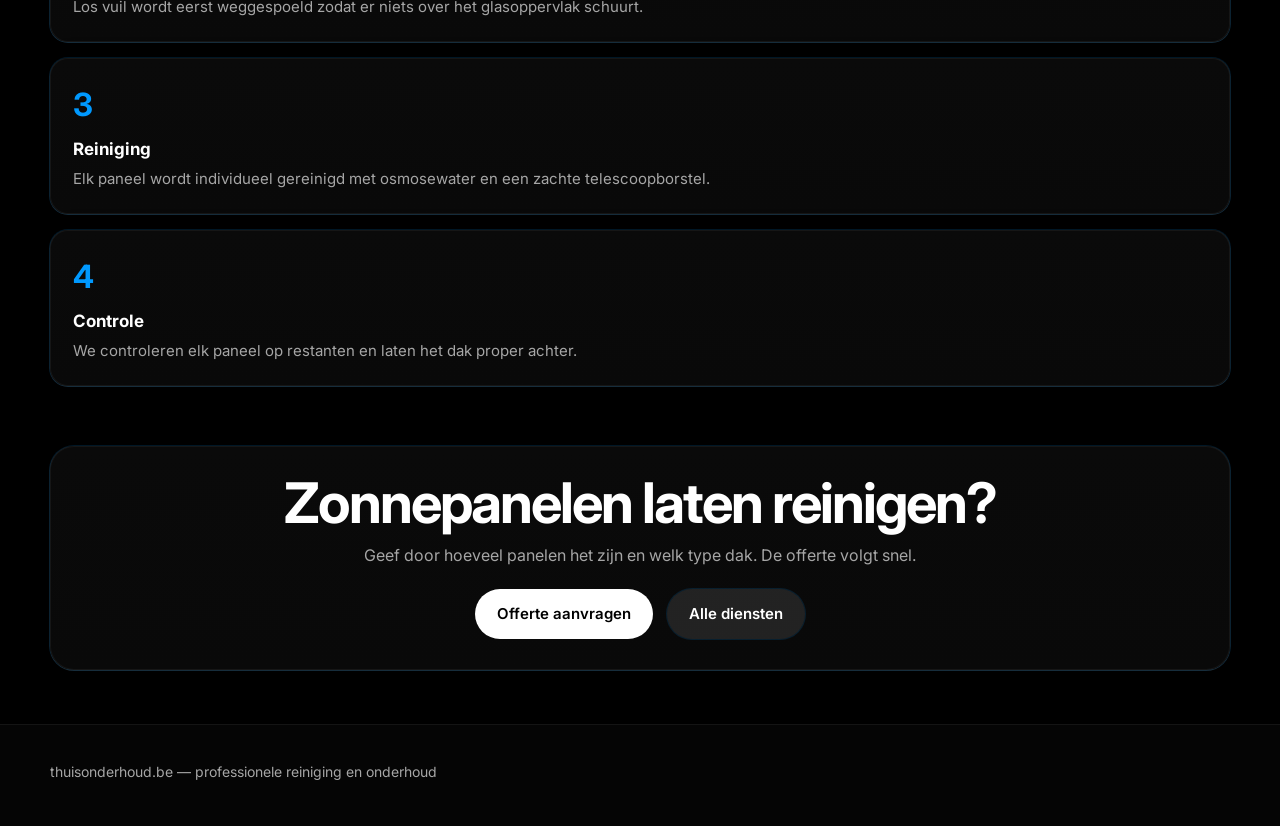
<file: zonnepanelen.html>
<!DOCTYPE html><html lang="nl"><head><meta charset="UTF-8"/><meta name="viewport" content="width=device-width,initial-scale=1.0"/>
<title>Zonnepanelen reinigen | thuisonderhoud.be</title>
<meta name="description" content="Veilige reiniging van zonnepanelen met osmosewater. Betere opbrengst, langere levensduur."/>
<meta property="og:type" content="website"/>
<meta property="og:site_name" content="thuisonderhoud.be"/>
<meta property="og:title" content="Zonnepanelen reinigen | thuisonderhoud.be"/>
<meta property="og:description" content="Veilige reiniging van zonnepanelen met osmosewater. Betere opbrengst, langere levensduur."/>
<meta property="og:image" content="https://thuisonderhoud.be/assets/hero-clean.jpg"/>
<meta property="og:url" content="https://thuisonderhoud.be/zonnepanelen.html"/>
<meta name="twitter:card" content="summary_large_image"/>
<link rel="canonical" href="https://thuisonderhoud.be/zonnepanelen.html"/>
<link rel="preconnect" href="https://fonts.googleapis.com"><link rel="preconnect" href="https://fonts.gstatic.com" crossorigin>
<link href="https://fonts.googleapis.com/css2?family=Inter:wght@400;500;600;700&display=swap" rel="stylesheet">
<link rel="stylesheet" href="style.css?v=3"></head><body>
<nav><div class="container nav-inner"><a class="brand" href="index.html">thuisonderhoud.be</a><button class="nav-toggle" type="button" aria-label="Menu openen" aria-expanded="false">☰</button><div class="nav-shell"><div class="nav-links"><div class="nav-item"><a href="index.html">Home</a></div><div class="nav-item has-dropdown"><button type="button">Diensten</button><div class="nav-dropdown"><a href="ramen-en-lijsten.html">Ramenreiniging</a><a href="deuren-en-poorten.html">Deuren en poorten reiniging</a><a href="zonnepanelen.html">Zonnepanelen reinigen</a><a href="dak-en-dakgoot.html">Dak en dakgoot onderhoud</a><a href="trappen-en-traphallen.html">Trap en traphallen onderhoud</a><a href="rolluiken.html">Rolluiken onderhoud</a><a href="terras-reinigen.html">Terras reinigen</a><a href="oprit-reinigen.html">Oprit reinigen</a><a href="eerste-kuis.html">Eerste kuis</a><a href="contact.html">Offerte aanvragen</a></div></div><div class="nav-item"><a href="index.html#voordelen">Waarom wij</a></div><div class="nav-item"><a href="index.html#faq">FAQ</a></div><div class="nav-item"><a href="contact.html">Contact</a></div></div><a class="nav-cta" href="tel:+3214718080">Bel nu</a></div></div></nav>
<main>
<section class="page-hero page-hero-solar"><div class="container"><div class="hero-panel hero-panel-solar"><div style="max-width:520px;"><span class="eyebrow">Zonnepanelen</span><h1>Zonnepanelen proper, zonder risico voor uw installatie.</h1><p>Stof en vogelpoep blijven liggen op de panelen en dat zie je in de opbrengst. Wij reinigen veilig en zacht, zonder harde druk.</p><div class="hero-actions"><a class="btn-primary" href="contact.html">Offerte aanvragen</a><a class="btn-secondary" href="index.html#diensten">Alle diensten</a></div></div></div></div></section>
<section><div class="container">
<div class="section-label">Waarom reinigen</div>
<h2>Vuile panelen kosten geld. Schone panelen verdienen het terug.</h2>
<div class="grid-2">
<div class="card"><h3>Meer opbrengst</h3><p>Een schoon paneel vangt meer licht. Het rendement stijgt direct na de reiniging en dat zie je terug op de meter.</p></div>
<div class="card"><h3>Langere levensduur</h3><p>Vuil dat lang blijft zitten tast de coating aan. Regelmatige reiniging houdt de panelen in goede staat.</p></div>
<div class="card"><h3>Veilig en zacht</h3><p>Osmosewater zonder chemicaliën, zachte borstels, geen hogedrukreiniger. Het paneel krijgt geen enkele kras.</p></div>
<div class="card"><h3>Alle daktypen</h3><p>Plat dak, hellend dak, carport of grondopstelling. We passen de werkwijze aan.</p></div>
</div></div></section>
<section class="section-alt"><div class="container">
<div class="section-label">Werkwijze</div>
<h2>Snel op en af het dak.</h2>
<div class="steps">
<div class="step"><strong>Visuele controle</strong><p>We bekijken de panelen, de dakhelding en het type vuil om de juiste aanpak te kiezen.</p></div>
<div class="step"><strong>Voorspoelen</strong><p>Los vuil wordt eerst weggespoeld zodat er niets over het glasoppervlak schuurt.</p></div>
<div class="step"><strong>Reiniging</strong><p>Elk paneel wordt individueel gereinigd met osmosewater en een zachte telescoopborstel.</p></div>
<div class="step"><strong>Controle</strong><p>We controleren elk paneel op restanten en laten het dak proper achter.</p></div>
</div></div></section>
<section class="section-compact"><div class="container">
<div class="cta-banner"><h2>Zonnepanelen laten reinigen?</h2><p>Geef door hoeveel panelen het zijn en welk type dak. De offerte volgt snel.</p>
<div class="actions"><a class="btn-primary" href="contact.html">Offerte aanvragen</a><a class="btn-secondary" href="index.html#diensten">Alle diensten</a></div></div>
</div></section>
</main>
<footer><div class="container">thuisonderhoud.be — professionele reiniging en onderhoud</div></footer>
<script>const navToggle=document.querySelector('.nav-toggle');const navShell=document.querySelector('.nav-shell');const dropdownButton=document.querySelector('.nav-item.has-dropdown > button');const dropdownItem=document.querySelector('.nav-item.has-dropdown');if(navToggle&&navShell){navToggle.addEventListener('click',()=>{const open=navShell.classList.toggle('open');navToggle.setAttribute('aria-expanded',open?'true':'false');});}if(dropdownButton&&dropdownItem&&window.innerWidth<=980){dropdownButton.addEventListener('click',()=>{dropdownItem.classList.toggle('open');});}</script></body></html>
</file>
<file: style.css>
:root {
  --bg: #000000;
  --surface: #090909;
  --text: #ffffff;
  --muted: #a6a6a6;
  --accent: #0099ff;
  --accent-ring: rgba(0,153,255,0.15);
  --frost: rgba(255,255,255,0.1);
  --frost-hover: rgba(255,255,255,0.16);
  --radius-card: 14px;
  --radius-pill: 999px;
  --container: 1180px;
  --shadow-float: rgba(255,255,255,0.1) 0px 0.5px 0px 0.5px, rgba(0,0,0,0.25) 0px 10px 30px;
  --ring: rgba(0,153,255,0.15) 0px 0px 0px 1px;
}
* { box-sizing: border-box; margin: 0; padding: 0; }
html { scroll-behavior: smooth; }
body {
  font-family: 'Inter', -apple-system, system-ui, sans-serif;
  background: var(--bg);
  color: var(--text);
  line-height: 1.5;
  -webkit-font-smoothing: antialiased;
  text-rendering: optimizeLegibility;
}
a { color: inherit; text-decoration: none; }
img { max-width: 100%; display: block; }
html, body { overflow-x: clip; }
.container { width: min(100% - 32px, var(--container)); margin: 0 auto; }

/* ── Navigation ── */
nav {
  position: sticky;
  top: 0;
  z-index: 50;
  background: rgba(0,0,0,0.92);
  border-bottom: 1px solid rgba(255,255,255,0.06);
  backdrop-filter: blur(8px);
}
.nav-inner {
  display: flex;
  align-items: center;
  justify-content: space-between;
  padding: 16px 0;
  gap: 16px;
}
.brand {
  font-size: 15px;
  font-weight: 600;
  letter-spacing: -0.2px;
}
.nav-shell {
  display: flex;
  align-items: center;
  gap: 18px;
}
.nav-links {
  display: flex;
  gap: 20px;
  color: var(--muted);
  font-size: 15px;
  align-items: center;
}
.nav-item {
  position: relative;
}
.nav-item > a,
.nav-item > button {
  display: inline-flex;
  align-items: center;
  gap: 8px;
  background: none;
  border: 0;
  color: inherit;
  font: inherit;
  cursor: pointer;
}
.nav-item.has-dropdown > button::after {
  content: '▾';
  font-size: 12px;
  color: #d9d9d9;
}
.nav-dropdown {
  position: absolute;
  top: calc(100% + 14px);
  left: 0;
  min-width: 300px;
  background: rgba(12,12,12,0.98);
  border: 1px solid rgba(255,255,255,0.08);
  border-radius: 18px;
  padding: 12px;
  box-shadow: var(--ring), var(--shadow-float);
  display: none;
  z-index: 60;
}
.nav-dropdown a {
  display: block;
  padding: 12px 14px;
  border-radius: 12px;
  color: #f2f2f2;
}
.nav-dropdown a:hover {
  background: rgba(255,255,255,0.08);
}
.nav-item:hover .nav-dropdown,
.nav-item:focus-within .nav-dropdown,
.nav-item.open .nav-dropdown {
  display: block;
}
.nav-toggle {
  display: none;
  width: 46px;
  height: 46px;
  border-radius: 14px;
  border: 1px solid rgba(255,255,255,0.1);
  background: rgba(255,255,255,0.06);
  color: #fff;
  align-items: center;
  justify-content: center;
  font-size: 20px;
  cursor: pointer;
}
.nav-cta {
  padding: 11px 18px;
  border-radius: var(--radius-pill);
  background: #fff;
  color: #000;
  font-size: 14px;
  font-weight: 600;
  white-space: nowrap;
}

/* ── Homepage hero ── */
.hero {
  padding: 28px 0 42px;
}
.hero-banner {
  position: relative;
  min-height: 620px;
  border-radius: 24px;
  display: flex;
  align-items: flex-end;
  padding: 42px;
  background:
    linear-gradient(180deg, rgba(0,0,0,0.12) 0%, rgba(0,0,0,0.72) 72%, rgba(0,0,0,0.86) 100%),
    url('assets/hero-clean.jpg') center center / cover no-repeat;
  box-shadow: var(--ring), var(--shadow-float);
  border: 1px solid rgba(255,255,255,0.08);
}
.hero-copy {
  max-width: 640px;
  width: 100%;
}
h1 {
  font-size: clamp(42px, 8vw, 88px);
  line-height: 0.92;
  letter-spacing: -3px;
  font-weight: 700;
  max-width: 100%;
  overflow-wrap: break-word;
}
.hero p {
  margin-top: 18px;
  max-width: 560px;
  color: rgba(255,255,255,0.84);
  font-size: 18px;
}

/* ── Page hero (inner pages) ── */
.page-hero {
  padding: 28px 0 42px;
}
.hero-panel {
  min-height: 420px;
  border-radius: 24px;
  padding: 42px;
  display: flex;
  flex-direction: column;
  justify-content: flex-end;
  background: linear-gradient(180deg, rgba(0,0,0,0.16) 0%, rgba(0,0,0,0.74) 78%, rgba(0,0,0,0.88) 100%), url('assets/hero-clean.jpg') left center / cover no-repeat;
  box-shadow: var(--ring), var(--shadow-float);
  border: 1px solid rgba(255,255,255,0.08);
}
.page-hero-window-cleaning,
.page-hero-doors,
.page-hero-windows,
.page-hero-solar {
  padding: 28px 0 42px;
}
.hero-panel-doors {
  background: linear-gradient(90deg, rgba(0,0,0,0.82) 0%, rgba(0,0,0,0.52) 45%, rgba(0,0,0,0.08) 100%), url('assets/deuren-poorten-hero.jpg') center center / cover no-repeat !important;
}
.hero-panel-windows {
  background: linear-gradient(90deg, rgba(0,0,0,0.82) 0%, rgba(0,0,0,0.52) 45%, rgba(0,0,0,0.08) 100%), url('assets/window-cleaning-hero.jpg') center center / cover no-repeat !important;
}
.hero-panel-solar {
  background: linear-gradient(90deg, rgba(0,0,0,0.82) 0%, rgba(0,0,0,0.52) 45%, rgba(0,0,0,0.08) 100%), url('assets/zonnepanelen-hero.jpg') center center / cover no-repeat !important;
}
.page-hero-roof {
  padding: 28px 0 42px;
}
.hero-panel-roof {
  background: linear-gradient(90deg, rgba(0,0,0,0.82) 0%, rgba(0,0,0,0.52) 45%, rgba(0,0,0,0.08) 100%), url('assets/dak-dakgoot-hero.jpg') center center / cover no-repeat !important;
}
.hero-panel-stairs {
  background: linear-gradient(90deg, rgba(0,0,0,0.82) 0%, rgba(0,0,0,0.52) 45%, rgba(0,0,0,0.08) 100%), url('assets/trappen-hero.jpg') center center / cover no-repeat !important;
}
.hero-panel-shutters {
  background: linear-gradient(90deg, rgba(0,0,0,0.82) 0%, rgba(0,0,0,0.52) 45%, rgba(0,0,0,0.08) 100%), url('assets/rolluiken-hero.jpg') center center / cover no-repeat !important;
}
.hero-panel-terrace {
  background: linear-gradient(90deg, rgba(0,0,0,0.82) 0%, rgba(0,0,0,0.52) 45%, rgba(0,0,0,0.08) 100%), url('assets/terras-hero.jpg') center center / cover no-repeat !important;
}
.hero-panel-driveway {
  background: linear-gradient(90deg, rgba(0,0,0,0.82) 0%, rgba(0,0,0,0.52) 45%, rgba(0,0,0,0.08) 100%), url('assets/oprit-hero.jpg') center center / cover no-repeat !important;
}
.hero-visible-img {
  display: none;
}
.hero-panel-text {
  position: relative;
  z-index: 2;
}
.eyebrow {
  display: inline-block;
  margin-bottom: 18px;
  padding: 8px 14px;
  border-radius: var(--radius-pill);
  background: rgba(255,255,255,0.12);
  color: #f1f1f1;
  font-size: 13px;
  box-shadow: var(--ring);
  width: fit-content;
}
.page-hero h1 {
  font-size: clamp(36px, 6vw, 64px);
  line-height: 0.95;
  letter-spacing: -2.5px;
  font-weight: 700;
  max-width: 780px;
}
.page-hero p {
  margin-top: 18px;
  max-width: 660px;
  color: rgba(255,255,255,0.84);
  font-size: 18px;
}
.hero-actions {
  display: flex;
  gap: 14px;
  margin-top: 28px;
  flex-wrap: wrap;
}

/* ── Sections ── */
section { padding: 42px 0; }
.section-alt {
  padding-top: 18px;
}
.section-compact {
  padding-top: 18px;
  padding-bottom: 54px;
}
.section-label {
  color: var(--muted);
  font-size: 13px;
  margin-bottom: 12px;
  text-transform: uppercase;
  letter-spacing: 0.14em;
}
h2 {
  font-size: clamp(30px, 5vw, 56px);
  line-height: 0.96;
  letter-spacing: -2px;
  font-weight: 700;
  max-width: 820px;
  margin-bottom: 16px;
}
.section-intro {
  color: var(--muted);
  max-width: 700px;
  font-size: 17px;
  margin-bottom: 28px;
}

/* ── Cards ── */
.card {
  background: linear-gradient(180deg, rgba(255,255,255,0.04) 0%, rgba(9,9,9,1) 100%);
  border-radius: 18px;
  padding: 24px;
  box-shadow: var(--ring), var(--shadow-float);
  border: 1px solid rgba(255,255,255,0.05);
}
.card h3 {
  font-size: 22px;
  line-height: 1.1;
  letter-spacing: -0.8px;
  margin-bottom: 10px;
}
.card p { color: var(--muted); font-size: 15px; }
.card-kicker {
  color: var(--accent);
  font-size: 12px;
  margin-bottom: 10px;
  text-transform: uppercase;
  letter-spacing: 0.12em;
}
.service-card {
  display: flex;
  flex-direction: column;
  gap: 16px;
  padding: 30px;
}
.service-card h3 {
  margin-bottom: 0;
  font-size: 28px;
  line-height: 1.05;
  letter-spacing: -1.1px;
}
.service-card h3 a {
  color: #fff;
  text-decoration: none;
}
.service-card p {
  font-size: 15px;
  line-height: 1.7;
}
.service-link {
  display: inline-flex;
  align-items: center;
  justify-content: center;
  margin-top: auto;
  padding: 12px 18px;
  border-radius: var(--radius-pill);
  background: #fff;
  color: #000;
  font-size: 14px;
  font-weight: 600;
  text-decoration: none;
  width: fit-content;
}
.services-grid {
  gap: 24px;
}

/* ── Grids ── */
.grid-2 { display: grid; grid-template-columns: repeat(2, minmax(0,1fr)); gap: 18px; }
.grid-3 { display: grid; grid-template-columns: repeat(3, minmax(0,1fr)); gap: 18px; }
.cards  { display: grid; grid-template-columns: repeat(3, minmax(0,1fr)); gap: 18px; }

/* ── Feature band ── */
.home-contrast-section {
  background: linear-gradient(180deg, rgba(255,255,255,0.03) 0%, rgba(255,255,255,0.01) 100%);
}
.home-light-section {
  background: #050505;
}
.home-contact-cta {
  padding-top: 8px;
}
.feature-band {
  display: grid;
  grid-template-columns: repeat(4, minmax(0, 1fr));
  gap: 16px;
}
.feature-pill {
  padding: 18px;
  border-radius: 16px;
  background: rgba(255,255,255,0.04);
  box-shadow: var(--ring);
}
.feature-pill strong {
  display: block;
  margin-bottom: 6px;
  font-size: 16px;
  letter-spacing: -0.3px;
}
.feature-pill span {
  color: var(--muted);
  font-size: 14px;
}

/* ── Steps ── */
.steps { display: grid; gap: 16px; counter-reset: step; }
.step {
  background: linear-gradient(180deg, rgba(255,255,255,0.04) 0%, rgba(9,9,9,1) 100%);
  border-radius: 18px;
  padding: 22px;
  box-shadow: var(--ring), var(--shadow-float);
  counter-increment: step;
  border: 1px solid rgba(255,255,255,0.05);
}
.step::before {
  content: counter(step);
  display: block;
  font-size: 32px;
  font-weight: 700;
  color: var(--accent);
  margin-bottom: 8px;
}
.step strong { display: block; font-size: 17px; margin-bottom: 6px; }
.step p { color: var(--muted); font-size: 15px; }

/* ── FAQ ── */
.faq-list { display: grid; gap: 14px; }
.faq-item {
  background: var(--surface);
  border-radius: 14px;
  padding: 18px 20px;
  box-shadow: var(--ring);
}
.faq-item strong {
  display: block;
  font-size: 17px;
  margin-bottom: 8px;
  letter-spacing: -0.3px;
}
.faq-item p { color: var(--muted); font-size: 15px; }

/* ── Buttons ── */
.btn-primary,
.btn-secondary {
  display: inline-block;
  padding: 14px 22px;
  border-radius: var(--radius-pill);
  font-weight: 600;
  font-size: 15px;
  transition: opacity 0.2s ease;
}
.btn-primary {
  background: #fff;
  color: #000;
}
.btn-primary:hover { opacity: 0.88; }
.btn-secondary {
  background: var(--frost);
  color: #fff;
  box-shadow: var(--ring);
}
.btn-secondary:hover { background: var(--frost-hover); }

/* ── CTA wrap (contact section on homepage) ── */
.cta-wrap {
  background: linear-gradient(180deg, rgba(255,255,255,0.04) 0%, rgba(9,9,9,1) 100%);
  border-radius: 24px;
  padding: 30px;
  box-shadow: var(--ring), var(--shadow-float);
  border: 1px solid rgba(255,255,255,0.05);
  display: grid;
  grid-template-columns: 1fr 1fr;
  gap: 24px;
  align-items: start;
}
.cta-wrap > div:first-child > p {
  color: var(--muted);
  font-size: 16px;
  margin-top: 12px;
  margin-bottom: 0;
}
.contact-page-section {
  padding-top: 12px;
}
.contact-page-wrap {
  grid-template-columns: 0.95fr 1.05fr;
}

/* ── Contact info links ── */
.contact-info {
  display: flex;
  flex-direction: column;
  gap: 10px;
  margin-top: 22px;
}
.contact-link {
  display: flex;
  flex-direction: column;
  gap: 3px;
  padding: 14px 16px;
  background: rgba(255,255,255,0.04);
  border-radius: 12px;
  border: 1px solid rgba(255,255,255,0.07);
  font-size: 15px;
  font-weight: 500;
  transition: background 0.2s;
}
.contact-link:hover { background: rgba(255,255,255,0.08); }
.contact-link-label {
  font-size: 11px;
  color: var(--muted);
  text-transform: uppercase;
  letter-spacing: 0.1em;
  font-weight: 400;
}

/* ── Contact box (old info box, kept for contact.html) ── */
.contact-box {
  background: rgba(255,255,255,0.04);
  border-radius: 18px;
  padding: 22px;
  border: 1px solid rgba(255,255,255,0.06);
  box-shadow: var(--ring);
}
.contact-box ul {
  list-style: none;
  display: grid;
  gap: 12px;
  color: var(--muted);
  font-size: 15px;
}
.contact-box li strong {
  color: #fff;
  display: block;
  margin-bottom: 2px;
}

/* ── Contact form ── */
.contact-form { display: grid; gap: 14px; }
.form-row { display: grid; grid-template-columns: 1fr 1fr; gap: 14px; }
.form-group { display: flex; flex-direction: column; gap: 6px; }
.form-group label {
  font-size: 13px;
  color: var(--muted);
  font-weight: 500;
}
.form-group input,
.form-group select,
.form-group textarea {
  background: rgba(255,255,255,0.06);
  border: 1px solid rgba(255,255,255,0.1);
  border-radius: 10px;
  padding: 11px 14px;
  color: #fff;
  font-family: inherit;
  font-size: 15px;
  outline: none;
  transition: border-color 0.2s, box-shadow 0.2s;
  width: 100%;
}
.form-group input::placeholder,
.form-group textarea::placeholder {
  color: rgba(255,255,255,0.3);
}
.form-group input:focus,
.form-group select:focus,
.form-group textarea:focus {
  border-color: var(--accent);
  box-shadow: 0 0 0 3px var(--accent-ring);
}
.form-group select {
  appearance: none;
  background-image: url("data:image/svg+xml,%3Csvg xmlns='http://www.w3.org/2000/svg' width='12' height='8' viewBox='0 0 12 8'%3E%3Cpath d='M1 1l5 5 5-5' stroke='%23a6a6a6' stroke-width='1.5' fill='none' stroke-linecap='round'/%3E%3C/svg%3E");
  background-repeat: no-repeat;
  background-position: right 14px center;
  background-color: rgba(255,255,255,0.06);
  padding-right: 36px;
  cursor: pointer;
}
.form-group select option { background: #111; color: #fff; }
.form-group textarea { resize: vertical; min-height: 90px; }
.btn-submit {
  padding: 14px 22px;
  border-radius: var(--radius-pill);
  background: #fff;
  color: #000;
  font-family: inherit;
  font-weight: 600;
  font-size: 15px;
  border: none;
  cursor: pointer;
  transition: opacity 0.2s;
  width: 100%;
}
.btn-submit:hover { opacity: 0.9; }
.btn-submit:disabled { opacity: 0.5; cursor: default; }
.form-success {
  background: rgba(0,153,255,0.08);
  border: 1px solid rgba(0,153,255,0.25);
  border-radius: 14px;
  padding: 28px 24px;
  text-align: center;
  display: flex;
  flex-direction: column;
  align-items: center;
  justify-content: center;
  min-height: 200px;
}
.form-success strong { font-size: 20px; display: block; margin-bottom: 10px; letter-spacing: -0.5px; }
.form-success p { color: var(--muted); font-size: 15px; }

/* ── CTA banner (service pages) ── */
.cta-banner {
  background: linear-gradient(180deg, rgba(255,255,255,0.04) 0%, rgba(9,9,9,1) 100%);
  border-radius: 24px;
  padding: 30px;
  box-shadow: var(--ring), var(--shadow-float);
  text-align: center;
  border: 1px solid rgba(255,255,255,0.05);
}
.cta-banner h2 { margin: 0 auto 12px; }
.cta-banner p { color: var(--muted); font-size: 16px; margin-bottom: 22px; }
.cta-banner .actions { display: flex; gap: 14px; justify-content: center; flex-wrap: wrap; }

/* ── Footer ── */
footer {
  padding: 36px 0 44px;
  color: var(--muted);
  font-size: 14px;
  border-top: 1px solid rgba(255,255,255,0.06);
  background: #050505;
}

/* ── Responsive ── */
@media (max-width: 980px) {
  .grid-2, .grid-3, .cards, .feature-band, .cta-wrap {
    grid-template-columns: 1fr;
  }
  .hero-panel-window-cleaning {
    background-position: 84% center;
  }
  .nav-inner {
    display: grid;
    grid-template-columns: 1fr auto;
    align-items: center;
  }
  .nav-shell {
    width: 100%;
    grid-column: 1 / -1;
    order: 3;
    display: none;
    flex-direction: column;
    align-items: stretch;
    gap: 14px;
    padding: 14px 0 6px;
  }
  .nav-shell.open {
    display: flex;
  }
  .nav-toggle {
    display: inline-flex;
  }
  .nav-links {
    display: flex;
    flex-direction: column;
    align-items: stretch;
    gap: 10px;
    width: 100%;
  }
  .nav-item { width: 100%; }
  .nav-item > a,
  .nav-item > button {
    width: 100%;
    justify-content: space-between;
    padding: 14px 16px;
    border-radius: 14px;
    background: rgba(255,255,255,0.05);
    color: #f2f2f2;
  }
  .nav-dropdown {
    position: static;
    min-width: 0;
    margin-top: 8px;
  }
  .nav-item:not(.open) .nav-dropdown {
    display: none;
  }
  .nav-cta {
    width: 100%;
    text-align: center;
    display: inline-flex;
    justify-content: center;
  }
  h1 {
    font-size: clamp(24px, 7vw, 40px);
    letter-spacing: -1.2px;
    overflow-wrap: break-word;
    hyphens: auto;
  }
  h2 { letter-spacing: -1.2px; }
  .hero {
    padding-top: 20px;
    padding-bottom: 30px;
  }
  .hero-banner {
    min-height: 0;
    padding: 28px 24px 40px;
    border-radius: 20px;
    align-items: flex-start;
    background:
      linear-gradient(180deg, rgba(0,0,0,0.18) 0%, rgba(0,0,0,0.72) 62%, rgba(0,0,0,0.9) 100%),
      url('assets/hero-clean.jpg') left center / cover no-repeat;
  }
  .hero p { font-size: 15px; margin-top: 12px; }
  .hero-actions { gap: 10px; margin-top: 20px; }
  .page-hero {
    padding: 20px 0 30px;
  }
  .hero-panel {
    min-height: 320px;
    width: 100%;
    padding: 24px;
    border-radius: 20px;
    background-position: 70% center;
  }
  .hero-panel-doors {
    background: linear-gradient(180deg, rgba(0,0,0,0.10) 0%, rgba(0,0,0,0.62) 65%, rgba(0,0,0,0.90) 100%), url('assets/deuren-poorten-hero.jpg') center center / cover no-repeat !important;
  }
  .hero-panel-windows {
    background: linear-gradient(180deg, rgba(0,0,0,0.10) 0%, rgba(0,0,0,0.62) 65%, rgba(0,0,0,0.90) 100%), url('assets/window-cleaning-hero.jpg') center center / cover no-repeat !important;
  }
  .hero-panel-solar {
    background: linear-gradient(180deg, rgba(0,0,0,0.10) 0%, rgba(0,0,0,0.62) 65%, rgba(0,0,0,0.90) 100%), url('assets/zonnepanelen-hero.jpg') center center / cover no-repeat !important;
  }
  .hero-panel-roof {
    background: linear-gradient(180deg, rgba(0,0,0,0.10) 0%, rgba(0,0,0,0.62) 65%, rgba(0,0,0,0.90) 100%), url('assets/dak-dakgoot-hero.jpg') center center / cover no-repeat !important;
  }
  .hero-panel-stairs {
    background: linear-gradient(180deg, rgba(0,0,0,0.10) 0%, rgba(0,0,0,0.62) 65%, rgba(0,0,0,0.90) 100%), url('assets/trappen-hero.jpg') center center / cover no-repeat !important;
  }
  .hero-panel-shutters {
    background: linear-gradient(180deg, rgba(0,0,0,0.10) 0%, rgba(0,0,0,0.62) 65%, rgba(0,0,0,0.90) 100%), url('assets/rolluiken-hero.jpg') center center / cover no-repeat !important;
  }
  .hero-panel-terrace {
    background: linear-gradient(180deg, rgba(0,0,0,0.10) 0%, rgba(0,0,0,0.62) 65%, rgba(0,0,0,0.90) 100%), url('assets/terras-hero.jpg') center center / cover no-repeat !important;
  }
  .hero-panel-driveway {
    background: linear-gradient(180deg, rgba(0,0,0,0.10) 0%, rgba(0,0,0,0.62) 65%, rgba(0,0,0,0.90) 100%), url('assets/oprit-hero.jpg') center center / cover no-repeat !important;
  }
  .page-hero h1 {
    font-size: clamp(30px, 10vw, 44px);
    letter-spacing: -1.6px;
  }
  .page-hero p { font-size: 16px; }
  .btn-primary,
  .btn-secondary {
    width: 100%;
    text-align: center;
    display: block;
  }
  .page-hero .container,
  .hero .container {
    width: min(100% - 24px, var(--container));
  }
  h2 {
    letter-spacing: -1.2px;
  }
  .card,
  .step,
  .cta-banner,
  .cta-wrap {
    padding: 20px;
    border-radius: 16px;
  }
  .service-card {
    padding: 24px;
    gap: 14px;
  }
  .service-card h3 {
    font-size: 24px;
  }
  .service-link {
    width: 100%;
  }
  .contact-box { border-radius: 16px; padding: 20px; }
  .form-row { grid-template-columns: 1fr; }
  .section-compact { padding-bottom: 42px; }
}
</file>
